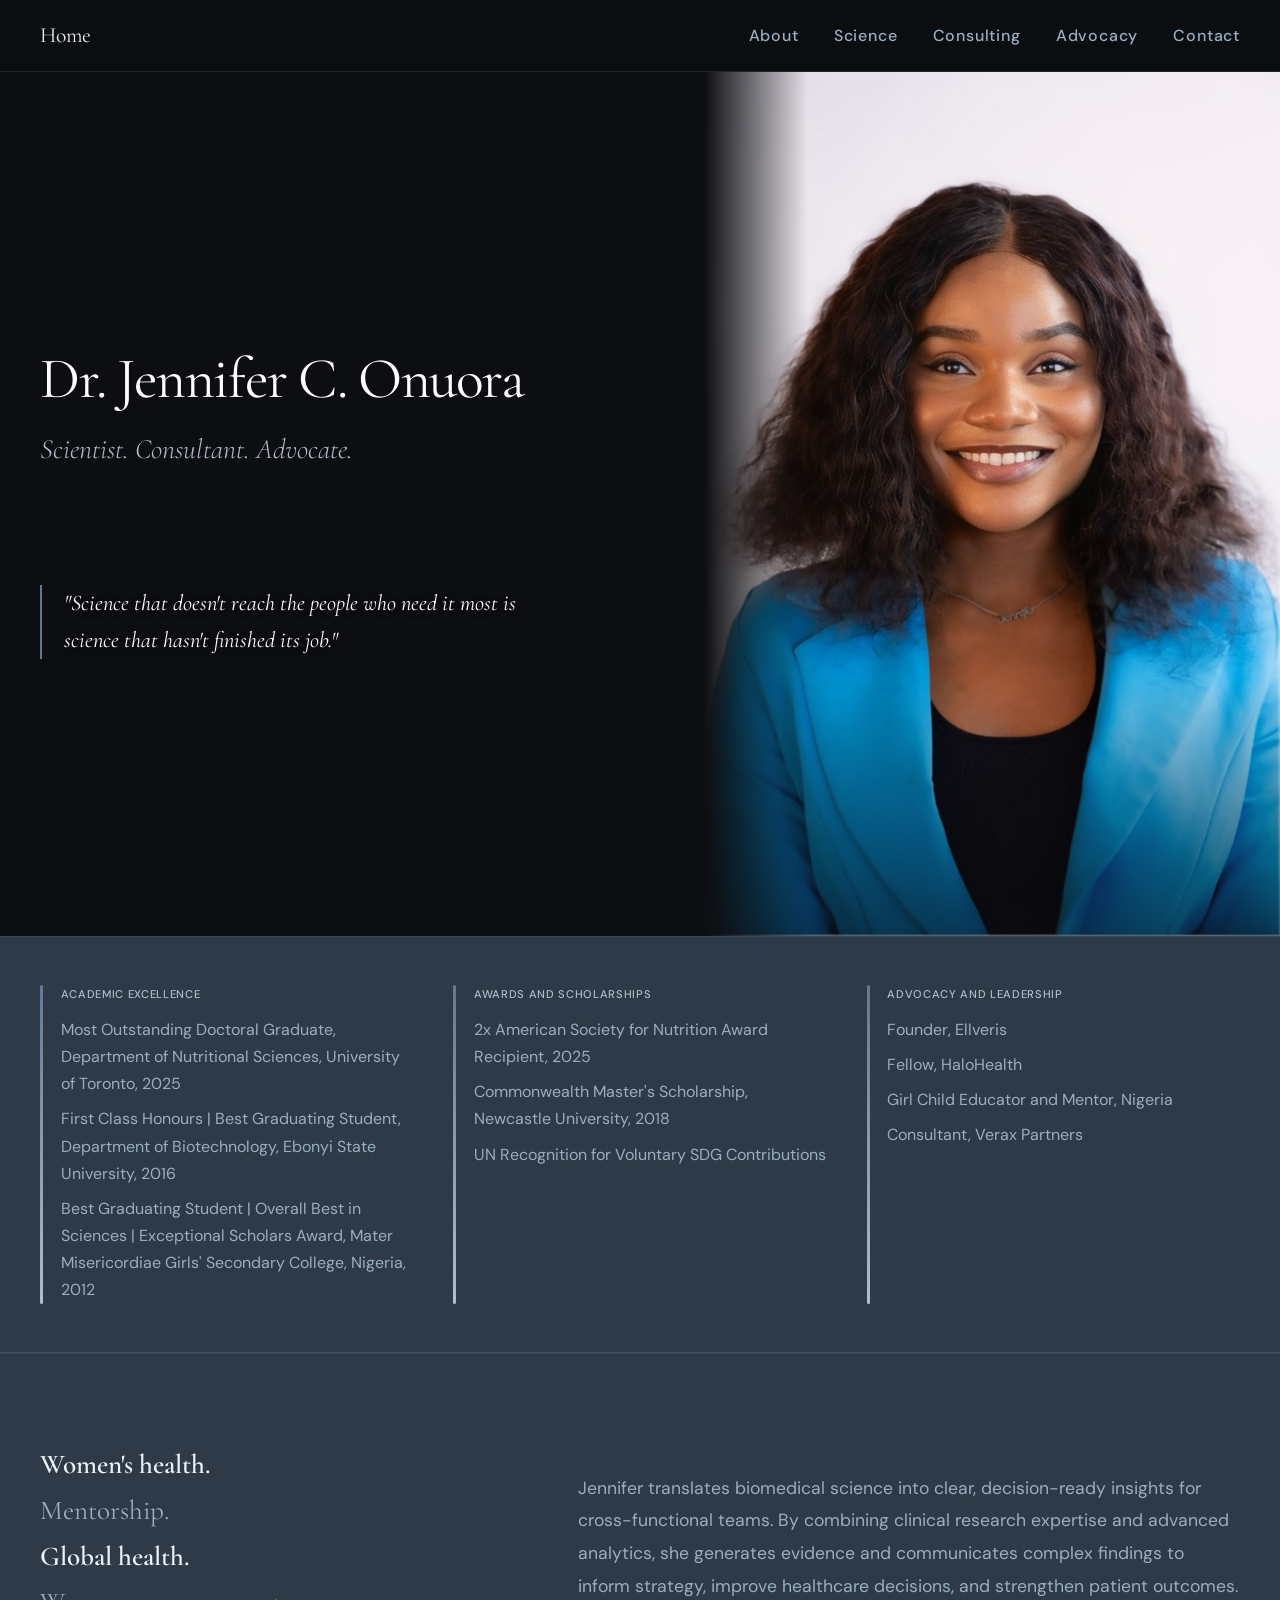
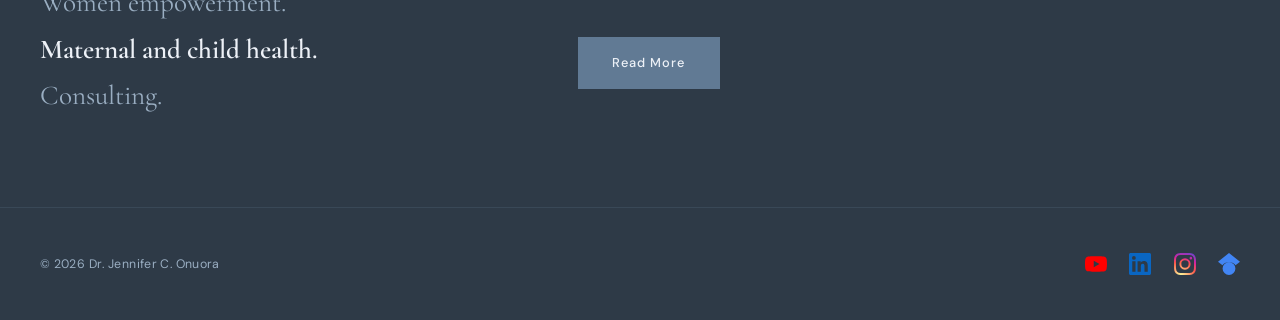
<file: index.html>
<!DOCTYPE html>
<html lang="en">
<head>
  <meta charset="UTF-8">
  <meta name="viewport" content="width=device-width, initial-scale=1.0">
  <title>Dr. Jennifer C. Onuora | Scientist · Consultant · Advocate</title>
  <meta name="description" content="Dr. Jennifer C. Onuora is a scientist, consultant, and advocate whose work sits at the intersection of global child health, data science, and social impact.">
  <meta property="og:title" content="Dr. Jennifer C. Onuora | Scientist · Consultant · Advocate">
  <meta property="og:description" content="Dr. Jennifer C. Onuora is a scientist, consultant, and advocate whose work sits at the intersection of global child health, data science, and social impact.">
  <meta property="og:url" content="https://jenniferonuora.com/">
  <meta property="og:type" content="website">
  <link rel="canonical" href="https://jenniferonuora.com/">
  <link rel="preconnect" href="https://fonts.googleapis.com">
  <link rel="preconnect" href="https://fonts.gstatic.com" crossorigin>
  <link href="https://fonts.googleapis.com/css2?family=Cormorant+Garamond:ital,wght@0,300;0,400;0,600;1,300;1,400&family=DM+Sans:wght@300;400;500&display=swap" rel="stylesheet">
  <link rel="stylesheet" href="styles.css">
  <style>
    #home {
      background: var(--bg-primary);
      padding-top: var(--nav-h);
    }

    /* ── Hero ── */
    .hero {
      display: grid;
      grid-template-columns: 55fr 45fr;
      min-height: calc(90vh - var(--nav-h));
    }
    .hero-copy {
      display: flex;
      flex-direction: column;
      justify-content: center;
      padding: 5rem 4rem 5rem 2.5rem;
      max-width: 680px;
    }
    .hero-name {
      font-family: var(--font-display);
      font-size: clamp(2.6rem, 4.5vw, 4.2rem);
      font-weight: 400;
      color: #ffffff;
      line-height: 1.05;
      letter-spacing: -0.025em;
      margin-bottom: 0.9rem;
    }
    .hero-tagline {
      font-family: var(--font-display);
      font-size: clamp(1.15rem, 2.2vw, 1.75rem);
      font-style: italic;
      font-weight: 300;
      color: var(--accent-light);
      margin-bottom: 1.8rem;
    }
    .hero-quote {
      font-family: var(--font-display);
      font-size: clamp(1.1rem, 1.9vw, 1.4rem);
      font-style: italic;
      font-weight: 400;
      color: #ffffff;
      line-height: 1.65;
      max-width: 500px;
      margin-top: 5rem;
      padding-left: 1.4rem;
      border-left: 2px solid var(--accent-vivid);
      text-shadow: 0 1px 12px rgba(0,0,0,0.3);
    }
    .hero-photo {
      position: relative;
      overflow: hidden;
      background: var(--bg-secondary);
    }
    .hero-photo img {
      width: 100%;
      height: 100%;
      object-fit: cover;
      object-position: center top;
    }
    .hero-photo::before {
      content: '';
      position: absolute;
      inset: 0;
      background: linear-gradient(to right, var(--bg-primary) 0%, transparent 18%);
      z-index: 1;
      pointer-events: none;
    }
    .hero-photo::after {
      content: '';
      position: absolute;
      bottom: 0; left: 0; right: 0;
      height: 30%;
      background: linear-gradient(to top, rgba(13,14,18,0.6) 0%, transparent 100%);
      z-index: 1;
      pointer-events: none;
    }

    /* ── Credential Badges ── */
    .badges-strip {
      background: var(--bg-card);
      border-top: 1px solid var(--border-subtle);
      border-bottom: 1px solid rgba(97, 122, 148, 0.35);
      padding: 3rem 2.5rem;
    }
    .badges-grid {
      max-width: 1200px;
      margin: 0 auto;
      display: grid;
      grid-template-columns: repeat(3, 1fr);
      gap: 2.5rem;
    }
    .badge-item {
      display: flex;
      align-items: stretch;
      gap: 1.1rem;
    }
    .badge-bar {
      width: 3px;
      background: linear-gradient(to bottom, var(--accent-vivid), var(--accent-light));
      flex-shrink: 0;
      border-radius: 2px;
    }
    .badge-text strong {
      display: block;
      font-family: var(--font-body);
      font-size: 0.88rem;
      font-weight: 500;
      color: var(--accent-light);
      letter-spacing: 0.06em;
      margin-bottom: 0.7rem;
      text-transform: uppercase;
      font-size: 0.7rem;
    }
    .badge-entry {
      display: block;
      font-size: 1.0rem;
      color: var(--text-secondary);
      line-height: 1.7;
      margin-bottom: 0.5rem;
    }
    .badge-entry:last-child { margin-bottom: 0; }

    /* Responsive */
    @media (max-width: 1024px) {
      .hero { grid-template-columns: 1fr; }
      .hero-photo { min-height: 55vh; }
      .hero-copy { max-width: 100%; padding: 4.5rem 2.5rem 3rem; }
      .hero-photo::before { background: linear-gradient(to bottom, var(--bg-primary) 0%, transparent 18%); }
      .badges-grid { grid-template-columns: 1fr; gap: 2rem; }
    }
    @media (max-width: 768px) {
      .badges-strip { padding-left: 1.5rem; padding-right: 1.5rem; }
      .hero-copy { padding: 3.5rem 1.5rem 2.5rem; }
    }
  </style>
</head>
<body>

  <!-- ── Navigation ── -->
  <nav id="nav">
    <a class="nav-logo" href="index.html">Home</a>
    <ul class="nav-links">
      <li><a href="/about/">About</a></li>
      <li><a href="/science/">Science</a></li>
      <li><a href="/consulting/">Consulting</a></li>
      <li><a href="/advocacy/">Advocacy</a></li>
      <li><a href="/contact/">Contact</a></li>
    </ul>
    <button class="hamburger" id="hamburger" aria-label="Menu" aria-expanded="false">
      <span></span><span></span><span></span>
    </button>
  </nav>

  <div class="mobile-menu" id="mobileMenu">
    <a href="/about/">About</a>
    <a href="/science/">Science</a>
    <a href="/consulting/">Consulting</a>
    <a href="/advocacy/">Advocacy</a>
    <a href="/contact/">Contact</a>
  </div>

  <div id="home">

    <!-- ── Hero ── -->
    <div class="hero">
      <div class="hero-copy fi">
        <h1 class="hero-name">Dr. Jennifer C. Onuora</h1>
        <p class="hero-tagline">Scientist. Consultant. Advocate.</p>
        <blockquote class="hero-quote">"Science that doesn't reach the people who need it most is science that hasn't finished its job."</blockquote>
      </div>
      <div class="hero-photo">
        <img src="IMG_0355%202.JPG" alt="Dr. Jennifer C. Onuora" loading="eager">
      </div>
    </div>

    <!-- ── Credential Badges ── -->
    <div class="badges-strip">
      <div class="badges-grid">

        <div class="badge-item fi">
          <div class="badge-bar"></div>
          <div class="badge-text">
            <strong>Academic Excellence</strong>
            <span class="badge-entry">Most Outstanding Doctoral Graduate, Department of Nutritional Sciences, University of Toronto, 2025</span>
            <span class="badge-entry">First Class Honours | Best Graduating Student, Department of Biotechnology, Ebonyi State University, 2016</span>
            <span class="badge-entry">Best Graduating Student | Overall Best in Sciences | Exceptional Scholars Award, Mater Misericordiae Girls' Secondary College, Nigeria, 2012</span>
          </div>
        </div>

        <div class="badge-item fi d1">
          <div class="badge-bar"></div>
          <div class="badge-text">
            <strong>Awards and Scholarships</strong>
            <span class="badge-entry">2x American Society for Nutrition Award Recipient, 2025</span>
            <span class="badge-entry">Commonwealth Master's Scholarship, Newcastle University, 2018</span>
            <span class="badge-entry">UN Recognition for Voluntary SDG Contributions</span>
          </div>
        </div>

        <div class="badge-item fi d2">
          <div class="badge-bar"></div>
          <div class="badge-text">
            <strong>Advocacy and Leadership</strong>
            <span class="badge-entry">Founder, Ellveris</span>
            <span class="badge-entry">Fellow, HaloHealth</span>
            <span class="badge-entry">Girl Child Educator and Mentor, Nigeria</span>
            <span class="badge-entry">Consultant, Verax Partners</span>
          </div>
        </div>

      </div>
    </div>

    <!-- ── Speaking & Consulting CTA ── -->
    <div class="speaking-cta">
      <div class="speaking-cta-grid">
        <div class="speaking-topics fi">
          <span class="bold">Women's health.</span>
          <span>Mentorship.</span>
          <span class="bold">Global health.</span>
          <span>Women empowerment.</span>
          <span class="bold">Maternal and child health.</span>
          <span>Consulting.</span>
        </div>
        <div class="speaking-cta-body fi d1">
          <p>Jennifer translates biomedical science into clear, decision-ready insights for cross-functional teams. By combining clinical research expertise and advanced analytics, she generates evidence and communicates complex findings to inform strategy, improve healthcare decisions, and strengthen patient outcomes.</p>
          <a href="/consulting/" class="btn btn-primary">Read More</a>
        </div>
      </div>
    </div>

  </div><!-- /home -->


  <!-- ── Footer ── -->
  <footer>
    <div class="footer-inner">
      <p class="footer-copy">© 2026 Dr. Jennifer C. Onuora</p>
      <div class="footer-social">
        <a href="https://www.youtube.com/@DrJenniferOnuora" target="_blank" rel="noopener" aria-label="YouTube">
          <svg class="social-icon" viewBox="0 0 24 24" xmlns="http://www.w3.org/2000/svg"><path fill="#FF0000" d="M23.498 6.186a3.016 3.016 0 0 0-2.122-2.136C19.505 3.545 12 3.545 12 3.545s-7.505 0-9.377.505A3.017 3.017 0 0 0 .502 6.186C0 8.07 0 12 0 12s0 3.93.502 5.814a3.016 3.016 0 0 0 2.122 2.136c1.871.505 9.376.505 9.376.505s7.505 0 9.377-.505a3.015 3.015 0 0 0 2.122-2.136C24 15.93 24 12 24 12s0-3.93-.502-5.814zM9.545 15.568V8.432L15.818 12l-6.273 3.568z"/></svg>
        </a>
        <a href="https://linkedin.com/in/jenniferconuora" target="_blank" rel="noopener" aria-label="LinkedIn">
          <svg class="social-icon" viewBox="0 0 24 24" xmlns="http://www.w3.org/2000/svg"><path fill="#0A66C2" d="M20.447 20.452h-3.554v-5.569c0-1.328-.027-3.037-1.852-3.037-1.853 0-2.136 1.445-2.136 2.939v5.667H9.351V9h3.414v1.561h.046c.477-.9 1.637-1.85 3.37-1.85 3.601 0 4.267 2.37 4.267 5.455v6.286zM5.337 7.433a2.062 2.062 0 0 1-2.063-2.065 2.064 2.064 0 1 1 2.063 2.065zm1.782 13.019H3.555V9h3.564v11.452zM22.225 0H1.771C.792 0 0 .774 0 1.729v20.542C0 23.227.792 24 1.771 24h20.451C23.2 24 24 23.227 24 22.271V1.729C24 .774 23.2 0 22.222 0h.003z"/></svg>
        </a>
        <a href="https://www.instagram.com/drjenniferonuora" target="_blank" rel="noopener" aria-label="Instagram">
          <svg class="social-icon" viewBox="0 0 24 24" xmlns="http://www.w3.org/2000/svg"><defs><radialGradient id="ig0" cx="30%" cy="107%" r="150%"><stop offset="0%" stop-color="#fdf497"/><stop offset="5%" stop-color="#fdf497"/><stop offset="45%" stop-color="#fd5949"/><stop offset="60%" stop-color="#d6249f"/><stop offset="90%" stop-color="#285AEB"/></radialGradient></defs><path fill="url(#ig0)" d="M12 2.163c3.204 0 3.584.012 4.85.07 3.252.148 4.771 1.691 4.919 4.919.058 1.265.069 1.645.069 4.849 0 3.205-.012 3.584-.069 4.849-.149 3.225-1.664 4.771-4.919 4.919-1.266.058-1.644.07-4.85.07-3.204 0-3.584-.012-4.849-.07-3.26-.149-4.771-1.699-4.919-4.92-.058-1.265-.07-1.644-.07-4.849 0-3.204.013-3.583.07-4.849.149-3.227 1.664-4.771 4.919-4.919 1.266-.057 1.645-.069 4.849-.069zM12 0C8.741 0 8.333.014 7.053.072 2.695.272.273 2.69.073 7.052.014 8.333 0 8.741 0 12c0 3.259.014 3.668.072 4.948.2 4.358 2.618 6.78 6.98 6.98C8.333 23.986 8.741 24 12 24c3.259 0 3.668-.014 4.948-.072 4.354-.2 6.782-2.618 6.979-6.98.059-1.28.073-1.689.073-4.948 0-3.259-.014-3.667-.072-4.947-.196-4.354-2.617-6.78-6.979-6.98C15.668.014 15.259 0 12 0zm0 5.838a6.162 6.162 0 1 0 0 12.324 6.162 6.162 0 0 0 0-12.324zM12 16a4 4 0 1 1 0-8 4 4 0 0 1 0 8zm6.406-11.845a1.44 1.44 0 1 0 0 2.881 1.44 1.44 0 0 0 0-2.881z"/></svg>
        </a>
        <a href="https://scholar.google.ca/citations?user=dz2XtNoAAAAJ&hl=en" target="_blank" rel="noopener" aria-label="Google Scholar">
          <svg class="social-icon" viewBox="0 0 24 24" xmlns="http://www.w3.org/2000/svg"><path fill="#4285F4" d="M12 24a7 7 0 1 1 0-14 7 7 0 0 1 0 14zm0-24L0 9.5l4.838 3.94A8 8 0 0 1 12 10a8 8 0 0 1 7.162 3.44L24 9.5z"/></svg>
        </a>
      </div>
    </div>
  </footer>

  <script>
    'use strict';
    const hamburger  = document.getElementById('hamburger');
    const mobileMenu = document.getElementById('mobileMenu');
    hamburger.addEventListener('click', () => {
      const open = mobileMenu.classList.toggle('open');
      hamburger.classList.toggle('open', open);
      hamburger.setAttribute('aria-expanded', String(open));
    });
    document.querySelectorAll('.mobile-menu a').forEach(a => {
      a.addEventListener('click', () => {
        mobileMenu.classList.remove('open');
        hamburger.classList.remove('open');
        hamburger.setAttribute('aria-expanded', 'false');
      });
    });
    const fadeObserver = new IntersectionObserver(entries => {
      entries.forEach(e => { if (e.isIntersecting) { e.target.classList.add('visible'); fadeObserver.unobserve(e.target); } });
    }, { threshold: 0.08, rootMargin: '0px 0px -40px 0px' });
    document.querySelectorAll('.fi').forEach(el => fadeObserver.observe(el));
  </script>

</body>
</html>
</file>
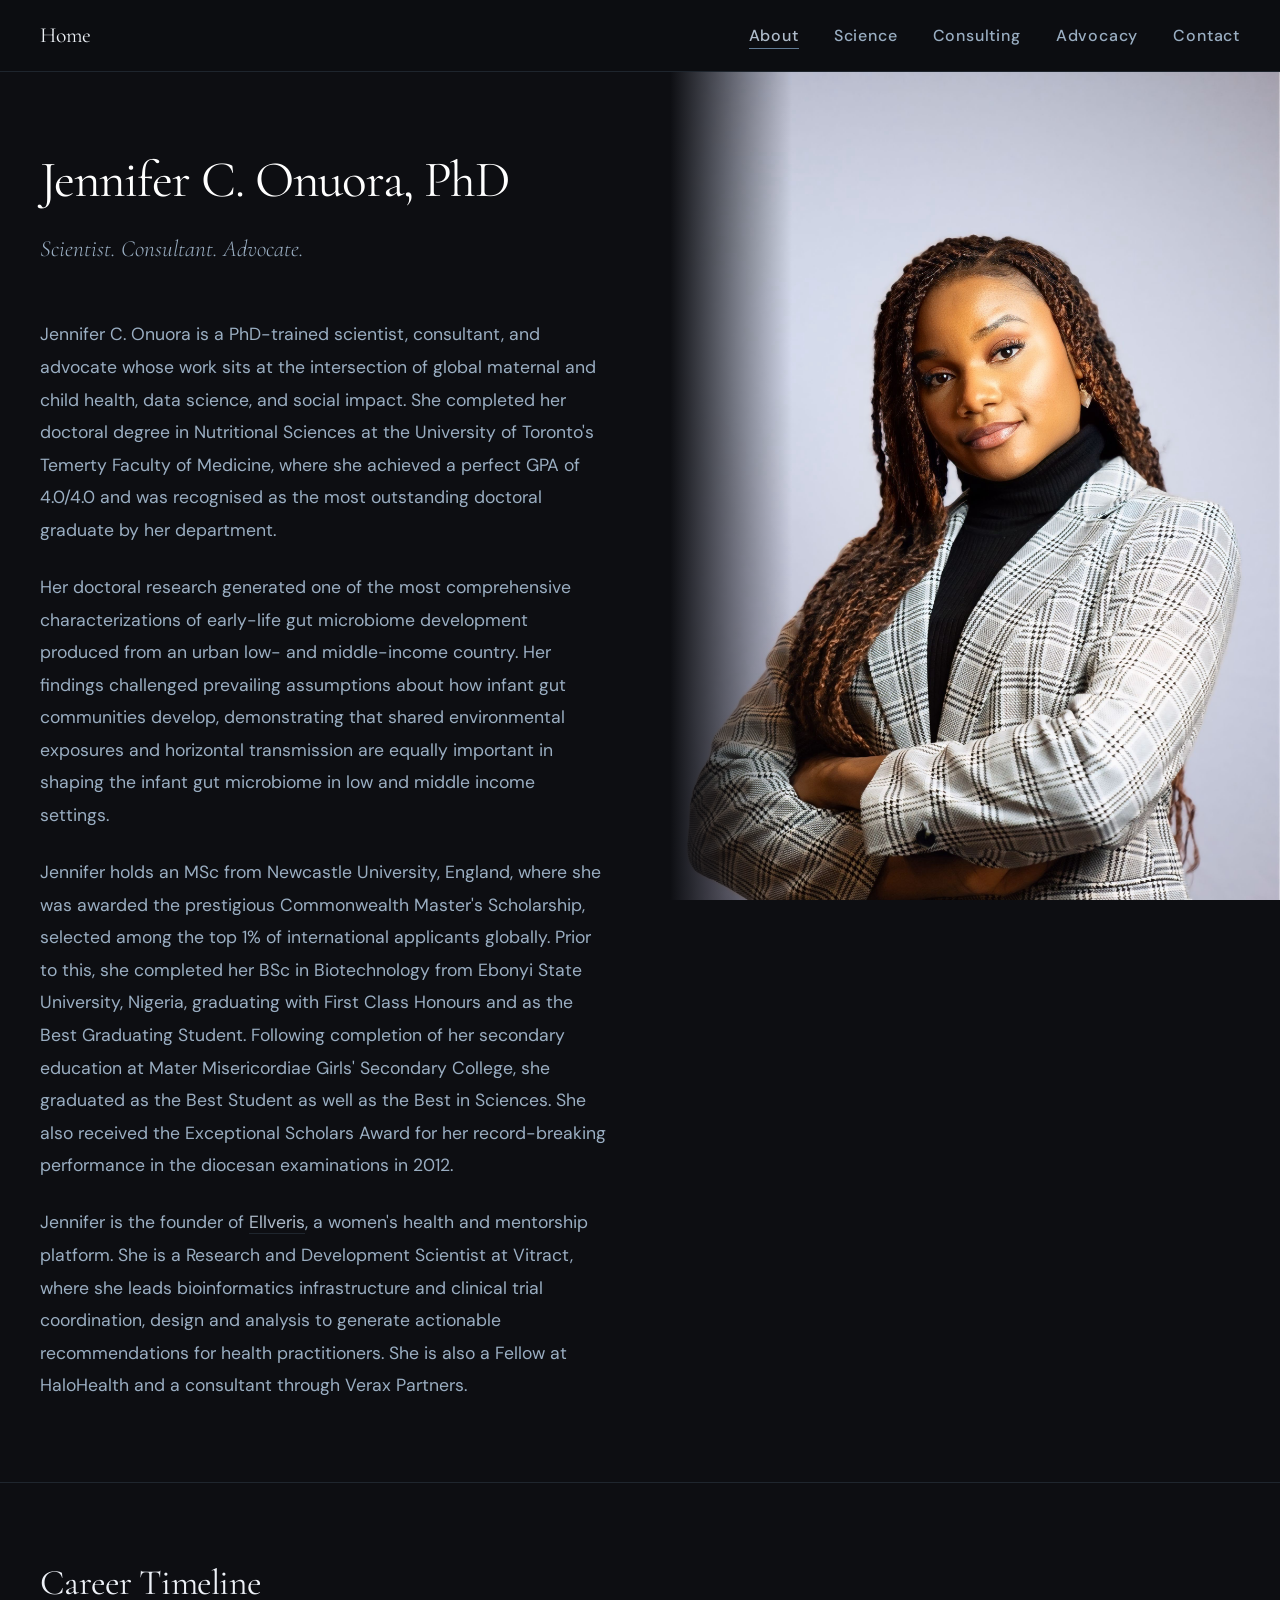
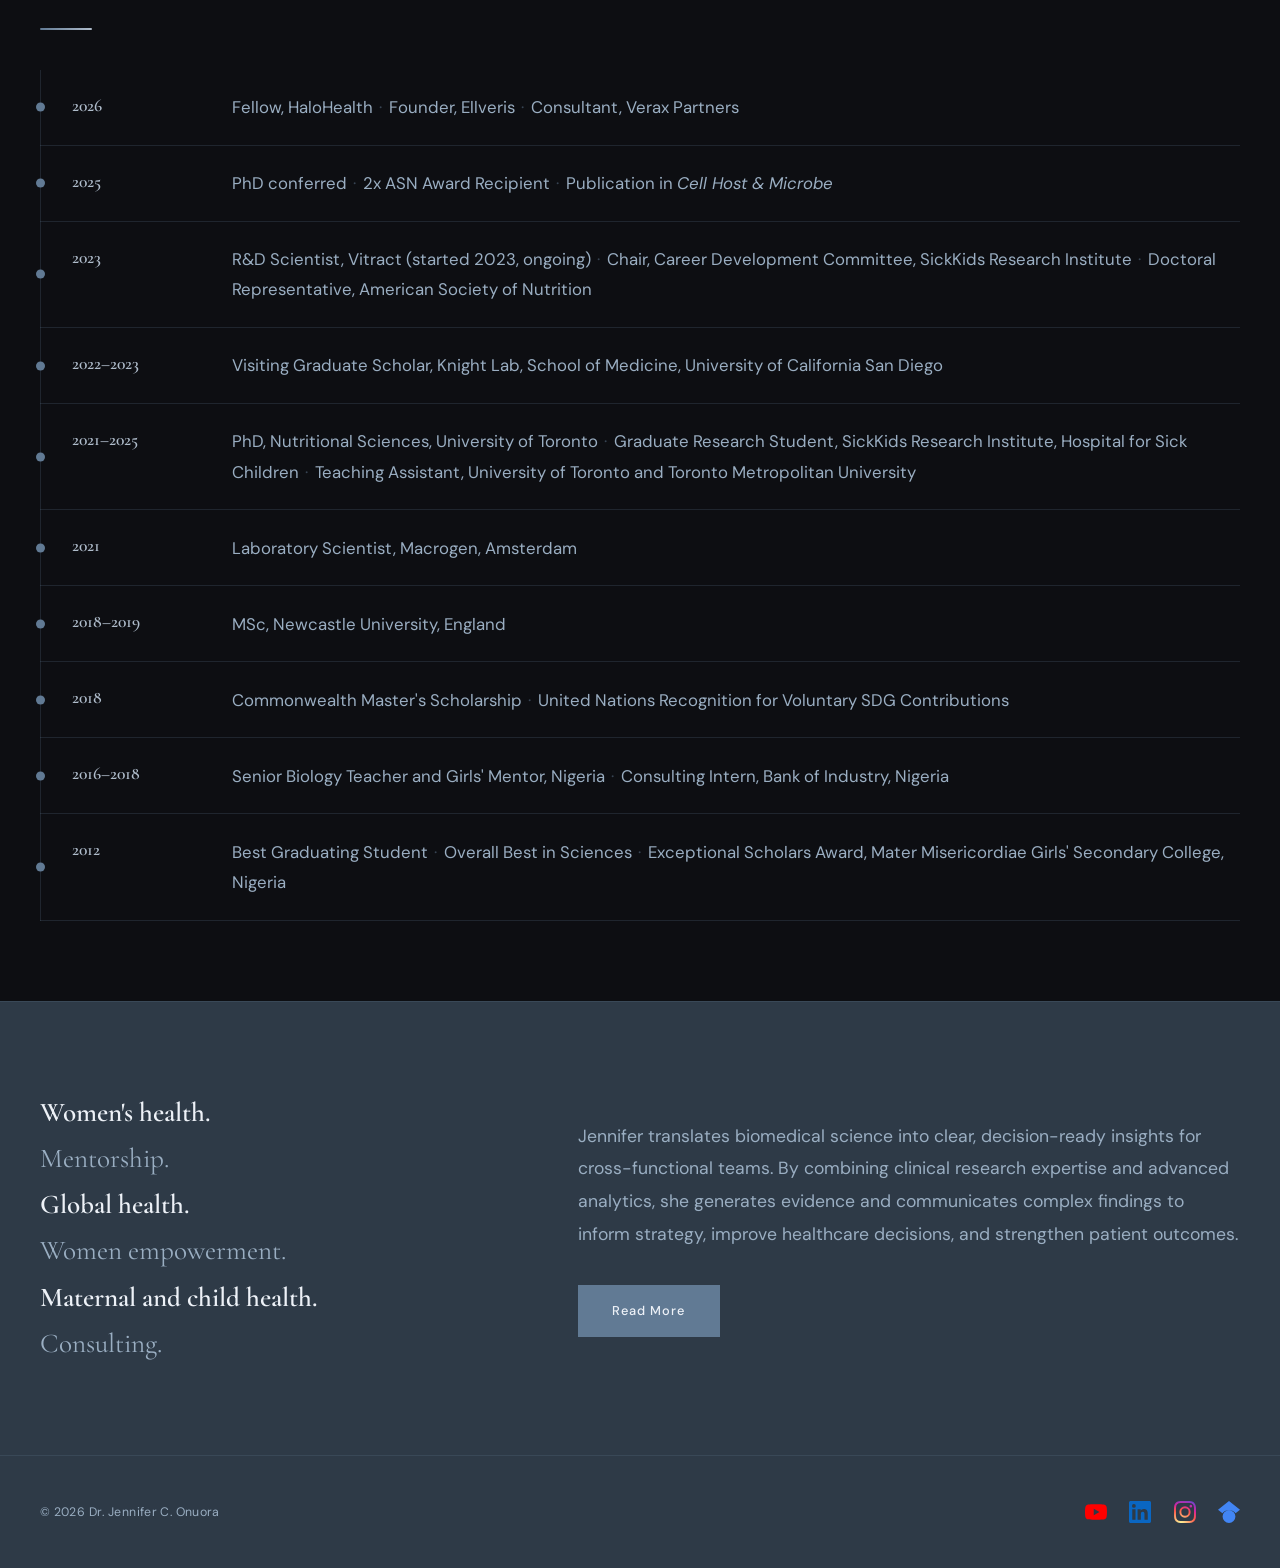
<file: about/index.html>
<!DOCTYPE html>
<html lang="en">
<head>
  <meta charset="UTF-8">
  <meta name="viewport" content="width=device-width, initial-scale=1.0">
  <title>About | Dr. Jennifer C. Onuora</title>
  <meta property="og:title" content="About | Dr. Jennifer C. Onuora">
  <link rel="canonical" href="https://jenniferonuora.com/about/">
  <meta name="description" content="Biography, career timeline, and background of Dr. Jennifer C. Onuora, PhD-trained scientist, consultant, and advocate.">
  <link rel="preconnect" href="https://fonts.googleapis.com">
  <link rel="preconnect" href="https://fonts.gstatic.com" crossorigin>
  <link href="https://fonts.googleapis.com/css2?family=Cormorant+Garamond:ital,wght@0,300;0,400;0,600;1,300;1,400&family=DM+Sans:wght@300;400;500&display=swap" rel="stylesheet">
  <link rel="stylesheet" href="/styles.css">
  <style>
    /* ── About cover: text left, full-height photo right ── */
    .about-cover {
      display: grid;
      grid-template-columns: 1.1fr 1fr;
      min-height: calc(100vh - var(--nav-h));
      padding-top: var(--nav-h);
      background: var(--bg-primary);
    }
    .about-text-col {
      display: flex;
      flex-direction: column;
      justify-content: center;
      padding: 5rem 4rem 5rem 2.5rem;
      overflow-y: auto;
    }
    .about-text-col h1 {
      font-family: var(--font-display);
      font-size: clamp(2.4rem, 4vw, 3.8rem);
      font-weight: 400;
      color: #ffffff;
      line-height: 1.1;
      letter-spacing: -0.02em;
      margin-bottom: 0.6rem;
    }
    .about-text-col .section-subheading {
      margin-bottom: 2rem;
    }
    .bio-paras p {
      font-size: 1.1rem;
      margin-bottom: 1.55rem;
      color: var(--text-secondary);
      line-height: 1.85;
    }
    .bio-paras p:last-child { margin-bottom: 0; }

    .about-photo-col {
      position: sticky;
      top: var(--nav-h);
      height: calc(100vh - var(--nav-h));
      overflow: hidden;
      background: var(--bg-secondary);
    }
    .about-photo-col img {
      position: absolute;
      width: 100%;
      height: 100%;
      object-fit: cover;
      object-position: center top;
    }
    .about-photo-col::before {
      content: '';
      position: absolute;
      inset: 0;
      background: linear-gradient(to right, var(--bg-primary) 0%, transparent 20%);
      z-index: 1;
      pointer-events: none;
    }

    /* ── Timeline section ── */
    .timeline-section {
      background: var(--bg-primary);
      border-top: 1px solid var(--border-subtle);
      padding: 5rem 2.5rem;
    }
    .timeline-inner { max-width: 1200px; margin: 0 auto; }

    /* Responsive */
    @media (max-width: 1024px) {
      .about-cover { grid-template-columns: 1fr; min-height: auto; }
      .about-photo-col { position: relative; height: 55vh; top: 0; }
      .about-photo-col::before { background: linear-gradient(to bottom, transparent 60%, var(--bg-primary) 100%); }
      .about-text-col { padding: 3.5rem 2.5rem 4rem; }
    }
    @media (max-width: 768px) {
      .about-text-col { padding: 3rem 1.5rem; }
      .timeline-section { padding-left: 1.5rem; padding-right: 1.5rem; }
    }
  </style>
</head>
<body>

  <!-- ── Navigation ── -->
  <nav id="nav">
    <a class="nav-logo" href="/">Home</a>
    <ul class="nav-links">
      <li><a href="/about/" class="active">About</a></li>
      <li><a href="/science/">Science</a></li>
      <li><a href="/consulting/">Consulting</a></li>
      <li><a href="/advocacy/">Advocacy</a></li>
      <li><a href="/contact/">Contact</a></li>
    </ul>
    <button class="hamburger" id="hamburger" aria-label="Menu" aria-expanded="false">
      <span></span><span></span><span></span>
    </button>
  </nav>

  <div class="mobile-menu" id="mobileMenu">
    <a href="/about/">About</a>
    <a href="/science/">Science</a>
    <a href="/consulting/">Consulting</a>
    <a href="/advocacy/">Advocacy</a>
    <a href="/contact/">Contact</a>
  </div>

  <!-- ── About Cover ── -->
  <div class="about-cover">
    <div class="about-text-col">
      <h1 class="fi">Jennifer C. Onuora, PhD</h1>
      <p class="section-subheading fi d1">Scientist. Consultant. Advocate.</p>

      <div class="bio-paras" style="margin-top: 1rem;">
        <p class="fi d2">Jennifer C. Onuora is a PhD-trained scientist, consultant, and advocate whose work sits at the intersection of global maternal and child health, data science, and social impact. She completed her doctoral degree in Nutritional Sciences at the University of Toronto's Temerty Faculty of Medicine, where she achieved a perfect GPA of 4.0/4.0 and was recognised as the most outstanding doctoral graduate by her department.</p>

        <p class="fi d3">Her doctoral research generated one of the most comprehensive characterizations of early-life gut microbiome development produced from an urban low- and middle-income country. Her findings challenged prevailing assumptions about how infant gut communities develop, demonstrating that shared environmental exposures and horizontal transmission are equally important in shaping the infant gut microbiome in low and middle income settings.</p>

        <p class="fi d4">Jennifer holds an MSc from Newcastle University, England, where she was awarded the prestigious Commonwealth Master's Scholarship, selected among the top 1% of international applicants globally. Prior to this, she completed her BSc in Biotechnology from Ebonyi State University, Nigeria, graduating with First Class Honours and as the Best Graduating Student. Following completion of her secondary education at Mater Misericordiae Girls' Secondary College, she graduated as the Best Student as well as the Best in Sciences. She also received the Exceptional Scholars Award for her record-breaking performance in the diocesan examinations in 2012.</p>

        <p class="fi">Jennifer is the founder of <a href="https://ellveris.com" target="_blank" rel="noopener" style="color: var(--accent-light); border-bottom: 1px solid var(--border-subtle); transition: border-color 0.22s ease;">Ellveris</a>, a women's health and mentorship platform. She is a Research and Development Scientist at Vitract, where she leads bioinformatics infrastructure and clinical trial coordination, design and analysis to generate actionable recommendations for health practitioners. She is also a Fellow at HaloHealth and a consultant through Verax Partners.</p>
      </div>
    </div>

    <div class="about-photo-col">
      <img src="/Bio_Jennifer.JPG" alt="Dr. Jennifer C. Onuora" loading="eager">
    </div>
  </div>

  <!-- ── Career Timeline ── -->
  <div class="timeline-section">
    <div class="timeline-inner">
      <h2 class="section-heading fi" style="font-size: clamp(1.7rem, 2.8vw, 2.4rem);">Career Timeline</h2>
      <div class="rule fi"></div>
      <div class="timeline">

        <div class="tl-item fi">
          <div class="tl-year">2026</div>
          <div class="tl-desc">Fellow, HaloHealth<span class="tl-sep">·</span>Founder, Ellveris<span class="tl-sep">·</span>Consultant, Verax Partners</div>
        </div>

        <div class="tl-item fi">
          <div class="tl-year">2025</div>
          <div class="tl-desc">PhD conferred<span class="tl-sep">·</span>2x ASN Award Recipient<span class="tl-sep">·</span>Publication in <em>Cell Host &amp; Microbe</em></div>
        </div>

        <div class="tl-item fi">
          <div class="tl-year">2023</div>
          <div class="tl-desc">R&amp;D Scientist, Vitract (started 2023, ongoing)<span class="tl-sep">·</span>Chair, Career Development Committee, SickKids Research Institute<span class="tl-sep">·</span>Doctoral Representative, American Society of Nutrition</div>
        </div>

        <div class="tl-item fi">
          <div class="tl-year">2022–2023</div>
          <div class="tl-desc">Visiting Graduate Scholar, Knight Lab, School of Medicine, University of California San Diego</div>
        </div>

        <div class="tl-item fi">
          <div class="tl-year">2021–2025</div>
          <div class="tl-desc">PhD, Nutritional Sciences, University of Toronto<span class="tl-sep">·</span>Graduate Research Student, SickKids Research Institute, Hospital for Sick Children<span class="tl-sep">·</span>Teaching Assistant, University of Toronto and Toronto Metropolitan University</div>
        </div>

        <div class="tl-item fi">
          <div class="tl-year">2021</div>
          <div class="tl-desc">Laboratory Scientist, Macrogen, Amsterdam</div>
        </div>

        <div class="tl-item fi">
          <div class="tl-year">2018–2019</div>
          <div class="tl-desc">MSc, Newcastle University, England</div>
        </div>

        <div class="tl-item fi">
          <div class="tl-year">2018</div>
          <div class="tl-desc">Commonwealth Master's Scholarship<span class="tl-sep">·</span>United Nations Recognition for Voluntary SDG Contributions</div>
        </div>

        <div class="tl-item fi">
          <div class="tl-year">2016–2018</div>
          <div class="tl-desc">Senior Biology Teacher and Girls' Mentor, Nigeria<span class="tl-sep">·</span>Consulting Intern, Bank of Industry, Nigeria</div>
        </div>

        <div class="tl-item fi">
          <div class="tl-year">2012</div>
          <div class="tl-desc">Best Graduating Student<span class="tl-sep">·</span>Overall Best in Sciences<span class="tl-sep">·</span>Exceptional Scholars Award, Mater Misericordiae Girls' Secondary College, Nigeria</div>
        </div>

      </div>
    </div>
  </div>

  <!-- ── Speaking & Consulting CTA ── -->
  <div class="speaking-cta">
    <div class="speaking-cta-grid">
      <div class="speaking-topics fi">
        <span class="bold">Women's health.</span>
        <span>Mentorship.</span>
        <span class="bold">Global health.</span>
        <span>Women empowerment.</span>
        <span class="bold">Maternal and child health.</span>
        <span>Consulting.</span>
      </div>
      <div class="speaking-cta-body fi d1">
        <p>Jennifer translates biomedical science into clear, decision-ready insights for cross-functional teams. By combining clinical research expertise and advanced analytics, she generates evidence and communicates complex findings to inform strategy, improve healthcare decisions, and strengthen patient outcomes.</p>
        <a href="/consulting/" class="btn btn-primary">Read More</a>
      </div>
    </div>
  </div>


  <!-- ── Footer ── -->
  <footer>
    <div class="footer-inner">
      <p class="footer-copy">© 2026 Dr. Jennifer C. Onuora</p>
      <div class="footer-social">
        <a href="https://www.youtube.com/@DrJenniferOnuora" target="_blank" rel="noopener" aria-label="YouTube">
          <svg class="social-icon" viewBox="0 0 24 24" xmlns="http://www.w3.org/2000/svg"><path fill="#FF0000" d="M23.498 6.186a3.016 3.016 0 0 0-2.122-2.136C19.505 3.545 12 3.545 12 3.545s-7.505 0-9.377.505A3.017 3.017 0 0 0 .502 6.186C0 8.07 0 12 0 12s0 3.93.502 5.814a3.016 3.016 0 0 0 2.122 2.136c1.871.505 9.376.505 9.376.505s7.505 0 9.377-.505a3.015 3.015 0 0 0 2.122-2.136C24 15.93 24 12 24 12s0-3.93-.502-5.814zM9.545 15.568V8.432L15.818 12l-6.273 3.568z"/></svg>
        </a>
        <a href="https://linkedin.com/in/jenniferconuora" target="_blank" rel="noopener" aria-label="LinkedIn">
          <svg class="social-icon" viewBox="0 0 24 24" xmlns="http://www.w3.org/2000/svg"><path fill="#0A66C2" d="M20.447 20.452h-3.554v-5.569c0-1.328-.027-3.037-1.852-3.037-1.853 0-2.136 1.445-2.136 2.939v5.667H9.351V9h3.414v1.561h.046c.477-.9 1.637-1.85 3.37-1.85 3.601 0 4.267 2.37 4.267 5.455v6.286zM5.337 7.433a2.062 2.062 0 0 1-2.063-2.065 2.064 2.064 0 1 1 2.063 2.065zm1.782 13.019H3.555V9h3.564v11.452zM22.225 0H1.771C.792 0 0 .774 0 1.729v20.542C0 23.227.792 24 1.771 24h20.451C23.2 24 24 23.227 24 22.271V1.729C24 .774 23.2 0 22.222 0h.003z"/></svg>
        </a>
        <a href="https://www.instagram.com/drjenniferonuora" target="_blank" rel="noopener" aria-label="Instagram">
          <svg class="social-icon" viewBox="0 0 24 24" xmlns="http://www.w3.org/2000/svg"><defs><radialGradient id="ig1" cx="30%" cy="107%" r="150%"><stop offset="0%" stop-color="#fdf497"/><stop offset="5%" stop-color="#fdf497"/><stop offset="45%" stop-color="#fd5949"/><stop offset="60%" stop-color="#d6249f"/><stop offset="90%" stop-color="#285AEB"/></radialGradient></defs><path fill="url(#ig1)" d="M12 2.163c3.204 0 3.584.012 4.85.07 3.252.148 4.771 1.691 4.919 4.919.058 1.265.069 1.645.069 4.849 0 3.205-.012 3.584-.069 4.849-.149 3.225-1.664 4.771-4.919 4.919-1.266.058-1.644.07-4.85.07-3.204 0-3.584-.012-4.849-.07-3.26-.149-4.771-1.699-4.919-4.92-.058-1.265-.07-1.644-.07-4.849 0-3.204.013-3.583.07-4.849.149-3.227 1.664-4.771 4.919-4.919 1.266-.057 1.645-.069 4.849-.069zM12 0C8.741 0 8.333.014 7.053.072 2.695.272.273 2.69.073 7.052.014 8.333 0 8.741 0 12c0 3.259.014 3.668.072 4.948.2 4.358 2.618 6.78 6.98 6.98C8.333 23.986 8.741 24 12 24c3.259 0 3.668-.014 4.948-.072 4.354-.2 6.782-2.618 6.979-6.98.059-1.28.073-1.689.073-4.948 0-3.259-.014-3.667-.072-4.947-.196-4.354-2.617-6.78-6.979-6.98C15.668.014 15.259 0 12 0zm0 5.838a6.162 6.162 0 1 0 0 12.324 6.162 6.162 0 0 0 0-12.324zM12 16a4 4 0 1 1 0-8 4 4 0 0 1 0 8zm6.406-11.845a1.44 1.44 0 1 0 0 2.881 1.44 1.44 0 0 0 0-2.881z"/></svg>
        </a>
        <a href="https://scholar.google.ca/citations?user=dz2XtNoAAAAJ&hl=en" target="_blank" rel="noopener" aria-label="Google Scholar">
          <svg class="social-icon" viewBox="0 0 24 24" xmlns="http://www.w3.org/2000/svg"><path fill="#4285F4" d="M12 24a7 7 0 1 1 0-14 7 7 0 0 1 0 14zm0-24L0 9.5l4.838 3.94A8 8 0 0 1 12 10a8 8 0 0 1 7.162 3.44L24 9.5z"/></svg>
        </a>
      </div>
    </div>
  </footer>

  <script>
    'use strict';
    const hamburger  = document.getElementById('hamburger');
    const mobileMenu = document.getElementById('mobileMenu');
    hamburger.addEventListener('click', () => {
      const open = mobileMenu.classList.toggle('open');
      hamburger.classList.toggle('open', open);
      hamburger.setAttribute('aria-expanded', String(open));
    });
    document.querySelectorAll('.mobile-menu a').forEach(a => {
      a.addEventListener('click', () => {
        mobileMenu.classList.remove('open');
        hamburger.classList.remove('open');
        hamburger.setAttribute('aria-expanded', 'false');
      });
    });
    const fadeObserver = new IntersectionObserver(entries => {
      entries.forEach(e => { if (e.isIntersecting) { e.target.classList.add('visible'); fadeObserver.unobserve(e.target); } });
    }, { threshold: 0.08, rootMargin: '0px 0px -50px 0px' });
    document.querySelectorAll('.fi').forEach(el => fadeObserver.observe(el));
  </script>

</body>
</html>
</file>
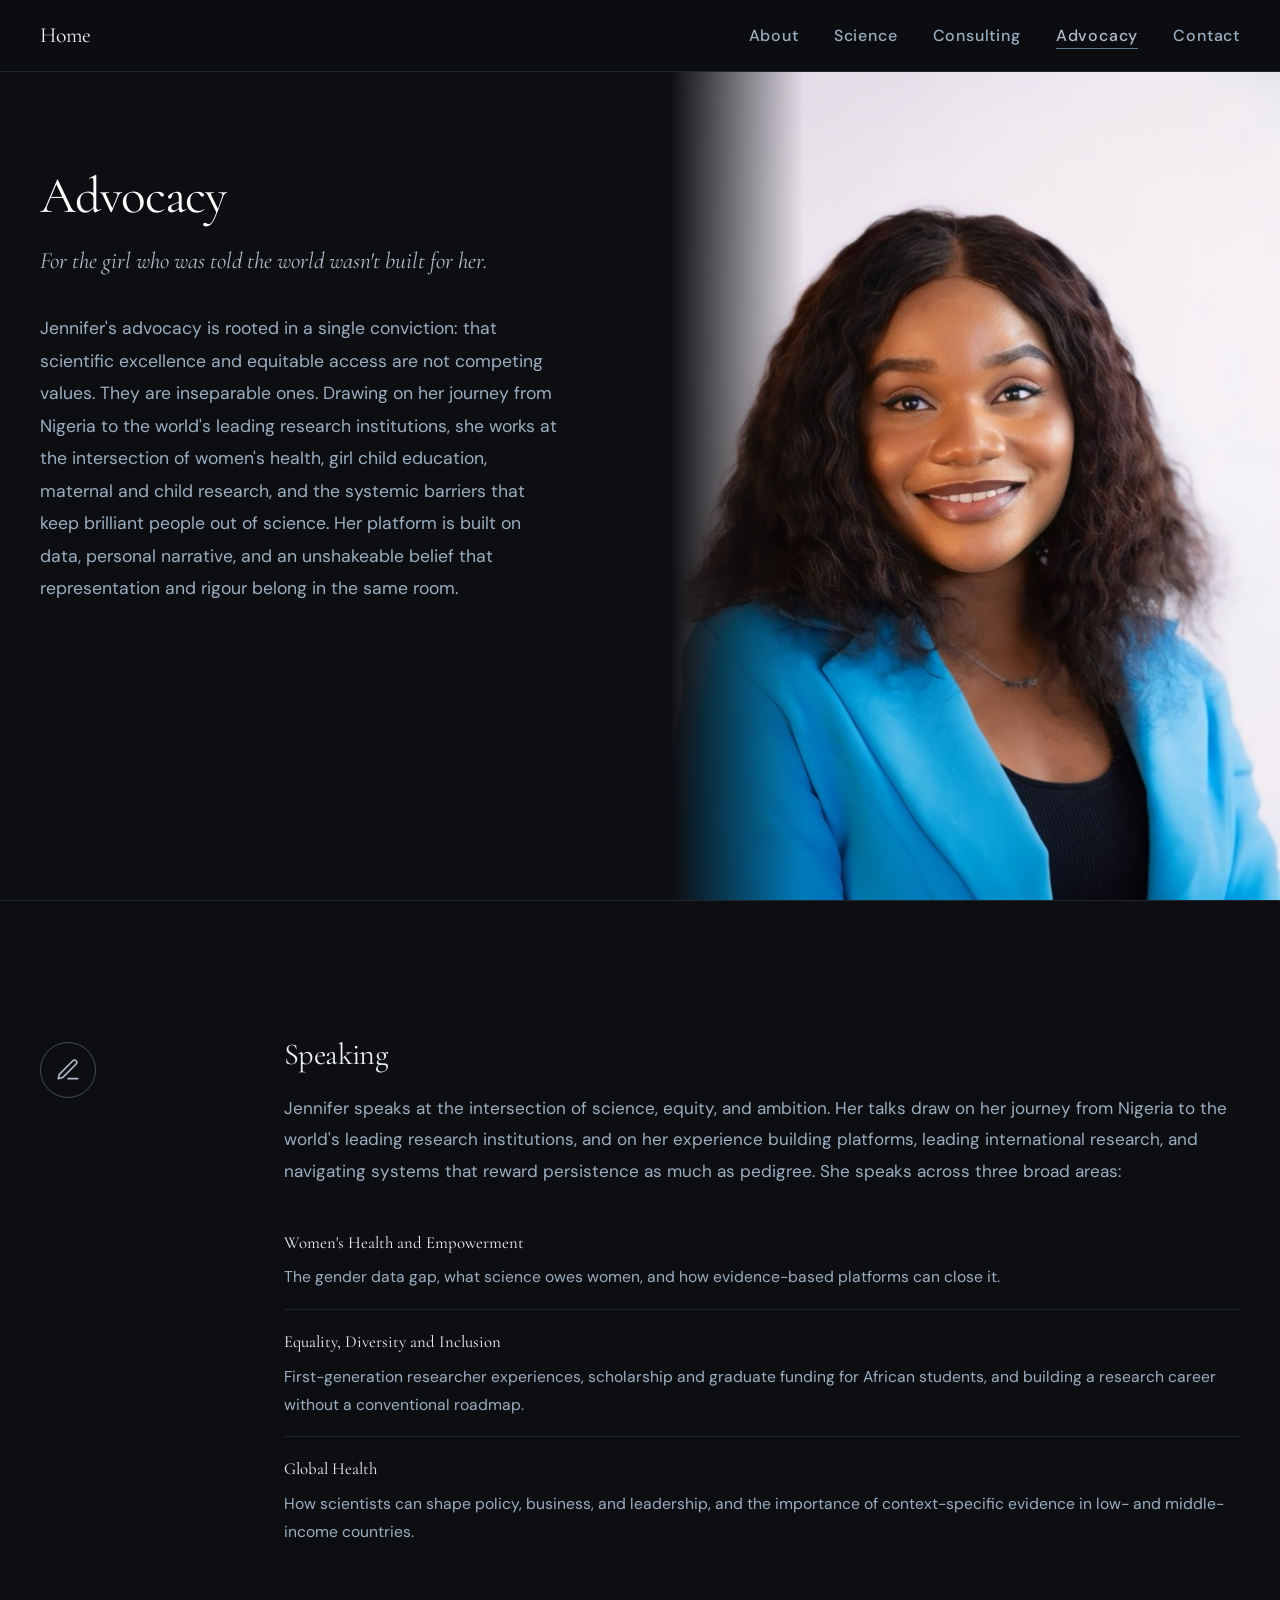
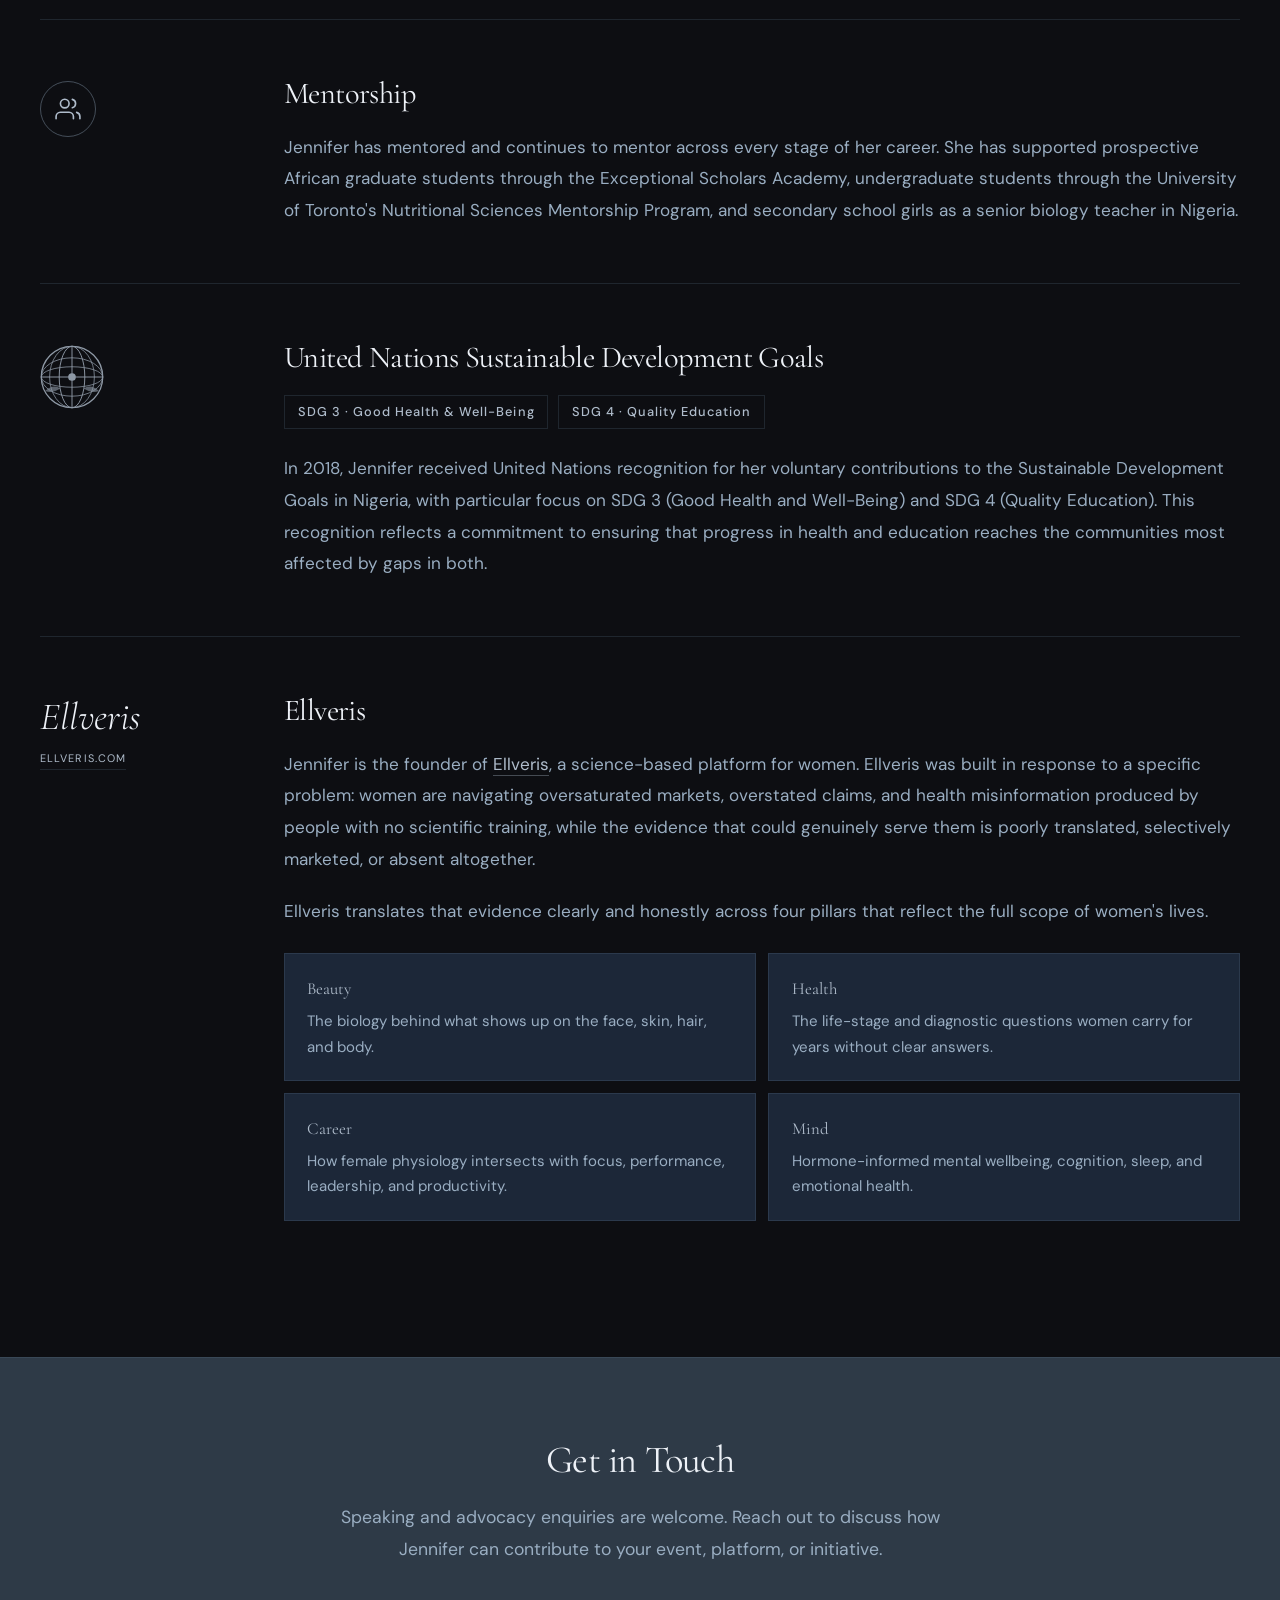
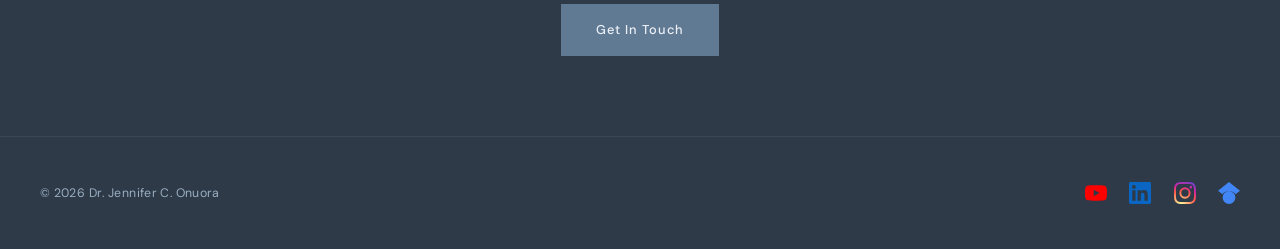
<file: advocacy/index.html>
<!DOCTYPE html>
<html lang="en">
<head>
  <meta charset="UTF-8">
  <meta name="viewport" content="width=device-width, initial-scale=1.0">
  <title>Advocacy | Dr. Jennifer C. Onuora</title>
  <meta property="og:title" content="Advocacy | Dr. Jennifer C. Onuora">
  <link rel="canonical" href="https://jenniferonuora.com/advocacy/">
  <meta name="description" content="Advocacy, speaking, and social impact work by Dr. Jennifer C. Onuora, including Ellveris, UN SDG contributions, mentorship, and speaking engagements.">
  <link rel="preconnect" href="https://fonts.googleapis.com">
  <link rel="preconnect" href="https://fonts.gstatic.com" crossorigin>
  <link href="https://fonts.googleapis.com/css2?family=Cormorant+Garamond:ital,wght@0,300;0,400;0,600;1,300;1,400&family=DM+Sans:wght@300;400;500&display=swap" rel="stylesheet">
  <link rel="stylesheet" href="/styles.css">
  <style>
    /* ── Cover: heading left, photo right ── */
    .advocacy-cover {
      display: grid;
      grid-template-columns: 1.1fr 1fr;
      min-height: calc(100vh - var(--nav-h));
      padding-top: var(--nav-h);
      background: var(--bg-primary);
    }
    .cover-photo {
      position: relative;
      overflow: hidden;
      background: var(--bg-secondary);
    }
    .cover-photo img {
      position: absolute;
      width: 100%;
      height: 100%;
      object-fit: cover;
      object-position: center top;
    }
    .cover-photo::after {
      content: '';
      position: absolute;
      inset: 0;
      background: linear-gradient(to right, var(--bg-primary) 0%, transparent 22%);
      z-index: 1;
      pointer-events: none;
    }
    .cover-text {
      display: flex;
      flex-direction: column;
      justify-content: flex-start;
      padding: 6rem 4rem 5rem 2.5rem;
      min-height: calc(100vh - var(--nav-h));
    }
    .cover-text h1 {
      font-family: var(--font-display);
      font-size: clamp(2.4rem, 4vw, 3.8rem);
      font-weight: 400;
      color: #ffffff;
      line-height: 1.1;
      letter-spacing: -0.02em;
      margin-bottom: 1rem;
    }
    .cover-subhead {
      font-family: var(--font-display);
      font-size: clamp(1.15rem, 2vw, 1.45rem);
      font-style: italic;
      font-weight: 400;
      color: var(--accent-light);
      margin-bottom: 1.8rem;
    }
    .cover-body {
      font-size: 1.1rem;
      color: var(--text-secondary);
      line-height: 1.85;
      max-width: 520px;
    }

    /* ── Impact section wrapper ── */
    .impact-section {
      background: var(--bg-primary);
      padding: 5rem 2.5rem;
      border-top: 1px solid var(--border-subtle);
    }
    .impact-inner { max-width: 1200px; margin: 0 auto; }

    /* ── Impact entry: logo/image left, text right ── */
    .impact-entry {
      display: grid;
      grid-template-columns: 180px 1fr;
      gap: 4rem;
      padding: 3.5rem 0;
      border-bottom: 1px solid var(--border-subtle);
      align-items: start;
    }
    .impact-entry:last-child { border-bottom: none; }

    /* Logo column */
    .impact-logo {
      display: flex;
      flex-direction: column;
      align-items: flex-start;
      gap: 0.8rem;
      padding-top: 0.3rem;
    }
    .impact-logo img {
      max-width: 140px;
      max-height: 60px;
      object-fit: contain;
      filter: brightness(0) invert(0.85);
      transition: filter 0.28s ease;
    }
    .impact-logo img:hover { filter: none; }

    /* Ellveris wordmark (used when no logo image) */
    .impact-wordmark {
      font-family: var(--font-display);
      font-size: clamp(1.8rem, 3vw, 2.6rem);
      font-style: italic;
      font-weight: 300;
      color: var(--text-primary);
      line-height: 1;
    }

    /* UN SVG emblem */
    .un-emblem {
      width: 64px;
      height: 64px;
      opacity: 0.8;
    }

    /* Speaking + Mentorship: decorative icon column */
    .impact-icon {
      width: 56px;
      height: 56px;
      border: 1px solid var(--border-strong);
      border-radius: 50%;
      display: flex;
      align-items: center;
      justify-content: center;
      flex-shrink: 0;
    }
    .impact-icon svg { width: 26px; height: 26px; }

    /* Text column */
    .impact-body h2 {
      font-family: var(--font-display);
      font-size: clamp(1.4rem, 2.4vw, 1.9rem);
      font-weight: 400;
      color: var(--text-primary);
      line-height: 1.2;
      margin-bottom: 1.2rem;
    }
    .impact-body p {
      font-size: 1.07rem;
      color: var(--text-secondary);
      line-height: 1.85;
      margin-bottom: 1.3rem;
    }
    .impact-body p:last-child { margin-bottom: 0; }
    .impact-body a {
      color: var(--accent-light);
      border-bottom: 1px solid rgba(175,188,203,0.35);
      transition: color 0.22s ease, border-color 0.22s ease;
    }
    .impact-body a:hover { color: var(--text-primary); border-color: var(--accent-vivid); }

    /* Ellveris pillars */
    .ellveris-pillars {
      display: grid;
      grid-template-columns: 1fr 1fr;
      gap: 0.8rem;
      margin-top: 1.6rem;
    }
    .pillar {
      background: var(--bg-secondary);
      border: 1px solid var(--border-subtle);
      padding: 1.2rem 1.4rem;
    }
    .pillar-name {
      font-family: var(--font-display);
      font-size: 1.05rem;
      color: var(--accent-light);
      margin-bottom: 0.35rem;
    }
    .pillar p { font-size: 0.94rem; line-height: 1.72; margin-bottom: 0; }

    /* Ellveris pillar as link */
    a.pillar {
      display: block;
      text-decoration: none;
      color: inherit;
      background: var(--bg-secondary);
      border: 1px solid var(--border-subtle);
      padding: 1.2rem 1.4rem;
      transition: border-color 0.22s ease, background 0.22s ease;
    }
    a.pillar:hover { border-color: var(--accent-vivid); background: var(--bg-card); }

    /* SDG tags */
    .sdg-tags {
      display: flex;
      flex-wrap: wrap;
      gap: 0.6rem;
      margin: 1.2rem 0 1.5rem;
    }
    .sdg-tag {
      font-size: 0.80rem;
      letter-spacing: 0.08em;
      color: var(--accent-light);
      border: 1px solid var(--border-subtle);
      padding: 0.3rem 0.8rem;
      font-weight: 500;
    }

    /* Speaking areas */
    .speaking-areas { margin-top: 1.4rem; }
    .speaking-area {
      padding: 1.1rem 0;
      border-bottom: 1px solid var(--border-subtle);
    }
    .speaking-area:last-child { border-bottom: none; }
    .speaking-area-title {
      font-family: var(--font-display);
      font-size: 1.05rem;
      color: var(--text-primary);
      margin-bottom: 0.4rem;
    }
    .speaking-area p { font-size: 0.98rem; line-height: 1.76; margin-bottom: 0; }

    /* CTA */
    .cta-section {
      background: var(--bg-card);
      border-top: 1px solid var(--border-subtle);
      padding: 5rem 2.5rem;
      text-align: center;
    }
    .cta-inner { max-width: 640px; margin: 0 auto; }
    .cta-inner h2 {
      font-family: var(--font-display);
      font-size: clamp(1.8rem, 3vw, 2.6rem);
      color: var(--text-primary);
      margin-bottom: 1.2rem;
    }
    .cta-inner p { font-size: 1.1rem; margin-bottom: 2.4rem; }

    /* Responsive */
    @media (max-width: 1024px) {
      .advocacy-cover { grid-template-columns: 1fr; min-height: auto; }
      .cover-photo { position: relative; min-height: 55vh; }
      .cover-photo::after { background: linear-gradient(to bottom, transparent 60%, var(--bg-primary) 100%); }
      .cover-text { padding: 3.5rem 2.5rem; min-height: auto; }
      .impact-entry { grid-template-columns: 1fr; gap: 1.8rem; }
      .ellveris-pillars { grid-template-columns: 1fr; }
    }
    @media (max-width: 768px) {
      .impact-section { padding-left: 1.5rem; padding-right: 1.5rem; }
      .cta-section { padding-left: 1.5rem; padding-right: 1.5rem; }
      .cover-text { padding: 3rem 1.5rem; }
    }
  </style>
</head>
<body>

  <!-- ── Navigation ── -->
  <nav id="nav">
    <a class="nav-logo" href="/">Home</a>
    <ul class="nav-links">
      <li><a href="/about/">About</a></li>
      <li><a href="/science/">Science</a></li>
      <li><a href="/consulting/">Consulting</a></li>
      <li><a href="/advocacy/" class="active">Advocacy</a></li>
      <li><a href="/contact/">Contact</a></li>
    </ul>
    <button class="hamburger" id="hamburger" aria-label="Menu" aria-expanded="false">
      <span></span><span></span><span></span>
    </button>
  </nav>

  <div class="mobile-menu" id="mobileMenu">
    <a href="/about/">About</a>
    <a href="/science/">Science</a>
    <a href="/consulting/">Consulting</a>
    <a href="/advocacy/">Advocacy</a>
    <a href="/contact/">Contact</a>
  </div>

  <!-- ── Cover: heading left, photo right ── -->
  <div class="advocacy-cover">
    <div class="cover-text">
      <h1 class="fi">Advocacy</h1>
      <p class="cover-subhead fi d1">For the girl who was told the world wasn't built for her.</p>
      <p class="cover-body fi d2">Jennifer's advocacy is rooted in a single conviction: that scientific excellence and equitable access are not competing values. They are inseparable ones. Drawing on her journey from Nigeria to the world's leading research institutions, she works at the intersection of women's health, girl child education, maternal and child research, and the systemic barriers that keep brilliant people out of science. Her platform is built on data, personal narrative, and an unshakeable belief that representation and rigour belong in the same room.</p>
    </div>
    <div class="cover-photo">
      <img src="/Jennifer_Onuora_Headshot.JPG" alt="Dr. Jennifer C. Onuora" loading="eager">
    </div>
  </div>

  <!-- ── Impact ── -->
  <div class="impact-section">
    <div class="impact-inner">

      <!-- Speaking (first) -->
      <div class="impact-entry fi">
        <div class="impact-logo">
          <div class="impact-icon">
            <svg viewBox="0 0 24 24" fill="none" xmlns="http://www.w3.org/2000/svg">
              <path d="M12 20h9" stroke="#AFBCCB" stroke-width="1.5" stroke-linecap="round"/>
              <path d="M16.5 3.5a2.121 2.121 0 0 1 3 3L7 19l-4 1 1-4L16.5 3.5z" stroke="#AFBCCB" stroke-width="1.5" stroke-linecap="round" stroke-linejoin="round"/>
            </svg>
          </div>
        </div>
        <div class="impact-body">
          <h2>Speaking</h2>
          <p>Jennifer speaks at the intersection of science, equity, and ambition. Her talks draw on her journey from Nigeria to the world's leading research institutions, and on her experience building platforms, leading international research, and navigating systems that reward persistence as much as pedigree. She speaks across three broad areas:</p>
          <div class="speaking-areas">
            <div class="speaking-area">
              <div class="speaking-area-title">Women's Health and Empowerment</div>
              <p>The gender data gap, what science owes women, and how evidence-based platforms can close it.</p>
            </div>
            <div class="speaking-area">
              <div class="speaking-area-title">Equality, Diversity and Inclusion</div>
              <p>First-generation researcher experiences, scholarship and graduate funding for African students, and building a research career without a conventional roadmap.</p>
            </div>
            <div class="speaking-area">
              <div class="speaking-area-title">Global Health</div>
              <p>How scientists can shape policy, business, and leadership, and the importance of context-specific evidence in low- and middle-income countries.</p>
            </div>
          </div>
        </div>
      </div>

      <!-- Mentorship (second) -->
      <div class="impact-entry fi">
        <div class="impact-logo">
          <div class="impact-icon">
            <svg viewBox="0 0 24 24" fill="none" xmlns="http://www.w3.org/2000/svg">
              <path d="M17 21v-2a4 4 0 0 0-4-4H5a4 4 0 0 0-4 4v2" stroke="#AFBCCB" stroke-width="1.5" stroke-linecap="round"/>
              <circle cx="9" cy="7" r="4" stroke="#AFBCCB" stroke-width="1.5"/>
              <path d="M23 21v-2a4 4 0 0 0-3-3.87" stroke="#AFBCCB" stroke-width="1.5" stroke-linecap="round"/>
              <path d="M16 3.13a4 4 0 0 1 0 7.75" stroke="#AFBCCB" stroke-width="1.5" stroke-linecap="round"/>
            </svg>
          </div>
        </div>
        <div class="impact-body">
          <h2>Mentorship</h2>
          <p>Jennifer has mentored and continues to mentor across every stage of her career. She has supported prospective African graduate students through the Exceptional Scholars Academy, undergraduate students through the University of Toronto's Nutritional Sciences Mentorship Program, and secondary school girls as a senior biology teacher in Nigeria.</p>
        </div>
      </div>

      <!-- UN SDGs (third) -->
      <div class="impact-entry fi">
        <div class="impact-logo">
          <svg class="un-emblem" viewBox="0 0 100 100" xmlns="http://www.w3.org/2000/svg" aria-label="United Nations">
            <circle cx="50" cy="50" r="48" fill="none" stroke="#AFBCCB" stroke-width="2"/>
            <ellipse cx="50" cy="50" rx="20" ry="48" fill="none" stroke="#AFBCCB" stroke-width="1.5"/>
            <ellipse cx="50" cy="50" rx="35" ry="48" fill="none" stroke="#AFBCCB" stroke-width="1.2"/>
            <line x1="2" y1="50" x2="98" y2="50" stroke="#AFBCCB" stroke-width="1.5"/>
            <line x1="50" y1="2" x2="50" y2="98" stroke="#AFBCCB" stroke-width="1.5"/>
            <ellipse cx="50" cy="50" rx="48" ry="16" fill="none" stroke="#AFBCCB" stroke-width="1.2"/>
            <ellipse cx="50" cy="50" rx="48" ry="30" fill="none" stroke="#AFBCCB" stroke-width="1.2"/>
            <circle cx="50" cy="50" r="6" fill="#AFBCCB"/>
            <path d="M8,72 Q20,60 32,68 Q20,76 8,72Z" fill="#AFBCCB" opacity="0.6"/>
            <path d="M92,72 Q80,60 68,68 Q80,76 92,72Z" fill="#AFBCCB" opacity="0.6"/>
          </svg>
        </div>
        <div class="impact-body">
          <h2>United Nations Sustainable Development Goals</h2>
          <div class="sdg-tags">
            <span class="sdg-tag">SDG 3 · Good Health &amp; Well-Being</span>
            <span class="sdg-tag">SDG 4 · Quality Education</span>
          </div>
          <p>In 2018, Jennifer received United Nations recognition for her voluntary contributions to the Sustainable Development Goals in Nigeria, with particular focus on SDG 3 (Good Health and Well-Being) and SDG 4 (Quality Education). This recognition reflects a commitment to ensuring that progress in health and education reaches the communities most affected by gaps in both.</p>
        </div>
      </div>

      <!-- Ellveris (last) -->
      <div class="impact-entry fi">
        <div class="impact-logo">
          <div class="impact-wordmark">Ellveris</div>
          <a href="https://ellveris.com" target="_blank" rel="noopener" style="font-size:0.68rem; letter-spacing:0.1em; text-transform:uppercase; color:var(--accent-light); border-bottom:1px solid var(--border-subtle); padding-bottom:1px; transition:color 0.22s ease;">ellveris.com</a>
        </div>
        <div class="impact-body">
          <h2>Ellveris</h2>
          <p>Jennifer is the founder of <a href="https://ellveris.com" target="_blank" rel="noopener">Ellveris</a>, a science-based platform for women. Ellveris was built in response to a specific problem: women are navigating oversaturated markets, overstated claims, and health misinformation produced by people with no scientific training, while the evidence that could genuinely serve them is poorly translated, selectively marketed, or absent altogether.</p>
          <p>Ellveris translates that evidence clearly and honestly across four pillars that reflect the full scope of women's lives.</p>
          <div class="ellveris-pillars">
            <a href="https://ellveris.com/beauty.html" target="_blank" rel="noopener" class="pillar">
              <div class="pillar-name">Beauty</div>
              <p>The biology behind what shows up on the face, skin, hair, and body.</p>
            </a>
            <a href="https://ellveris.com/health.html" target="_blank" rel="noopener" class="pillar">
              <div class="pillar-name">Health</div>
              <p>The life-stage and diagnostic questions women carry for years without clear answers.</p>
            </a>
            <a href="https://ellveris.com/career.html" target="_blank" rel="noopener" class="pillar">
              <div class="pillar-name">Career</div>
              <p>How female physiology intersects with focus, performance, leadership, and productivity.</p>
            </a>
            <a href="https://ellveris.com/mind.html" target="_blank" rel="noopener" class="pillar">
              <div class="pillar-name">Mind</div>
              <p>Hormone-informed mental wellbeing, cognition, sleep, and emotional health.</p>
            </a>
          </div>
        </div>
      </div>

    </div>
  </div>

  <!-- ── CTA ── -->
  <div class="cta-section">
    <div class="cta-inner fi">
      <h2>Get in Touch</h2>
      <p>Speaking and advocacy enquiries are welcome. Reach out to discuss how Jennifer can contribute to your event, platform, or initiative.</p>
      <a href="/contact/" class="btn btn-primary">Get In Touch</a>
    </div>
  </div>


  <!-- ── Footer ── -->
  <footer>
    <div class="footer-inner">
      <p class="footer-copy">© 2026 Dr. Jennifer C. Onuora</p>
      <div class="footer-social">
        <a href="https://www.youtube.com/@DrJenniferOnuora" target="_blank" rel="noopener" aria-label="YouTube">
          <svg class="social-icon" viewBox="0 0 24 24" xmlns="http://www.w3.org/2000/svg"><path fill="#FF0000" d="M23.498 6.186a3.016 3.016 0 0 0-2.122-2.136C19.505 3.545 12 3.545 12 3.545s-7.505 0-9.377.505A3.017 3.017 0 0 0 .502 6.186C0 8.07 0 12 0 12s0 3.93.502 5.814a3.016 3.016 0 0 0 2.122 2.136c1.871.505 9.376.505 9.376.505s7.505 0 9.377-.505a3.015 3.015 0 0 0 2.122-2.136C24 15.93 24 12 24 12s0-3.93-.502-5.814zM9.545 15.568V8.432L15.818 12l-6.273 3.568z"/></svg>
        </a>
        <a href="https://linkedin.com/in/jenniferconuora" target="_blank" rel="noopener" aria-label="LinkedIn">
          <svg class="social-icon" viewBox="0 0 24 24" xmlns="http://www.w3.org/2000/svg"><path fill="#0A66C2" d="M20.447 20.452h-3.554v-5.569c0-1.328-.027-3.037-1.852-3.037-1.853 0-2.136 1.445-2.136 2.939v5.667H9.351V9h3.414v1.561h.046c.477-.9 1.637-1.85 3.37-1.85 3.601 0 4.267 2.37 4.267 5.455v6.286zM5.337 7.433a2.062 2.062 0 0 1-2.063-2.065 2.064 2.064 0 1 1 2.063 2.065zm1.782 13.019H3.555V9h3.564v11.452zM22.225 0H1.771C.792 0 0 .774 0 1.729v20.542C0 23.227.792 24 1.771 24h20.451C23.2 24 24 23.227 24 22.271V1.729C24 .774 23.2 0 22.222 0h.003z"/></svg>
        </a>
        <a href="https://www.instagram.com/drjenniferonuora" target="_blank" rel="noopener" aria-label="Instagram">
          <svg class="social-icon" viewBox="0 0 24 24" xmlns="http://www.w3.org/2000/svg"><defs><radialGradient id="ig4" cx="30%" cy="107%" r="150%"><stop offset="0%" stop-color="#fdf497"/><stop offset="5%" stop-color="#fdf497"/><stop offset="45%" stop-color="#fd5949"/><stop offset="60%" stop-color="#d6249f"/><stop offset="90%" stop-color="#285AEB"/></radialGradient></defs><path fill="url(#ig4)" d="M12 2.163c3.204 0 3.584.012 4.85.07 3.252.148 4.771 1.691 4.919 4.919.058 1.265.069 1.645.069 4.849 0 3.205-.012 3.584-.069 4.849-.149 3.225-1.664 4.771-4.919 4.919-1.266.058-1.644.07-4.85.07-3.204 0-3.584-.012-4.849-.07-3.26-.149-4.771-1.699-4.919-4.92-.058-1.265-.07-1.644-.07-4.849 0-3.204.013-3.583.07-4.849.149-3.227 1.664-4.771 4.919-4.919 1.266-.057 1.645-.069 4.849-.069zM12 0C8.741 0 8.333.014 7.053.072 2.695.272.273 2.69.073 7.052.014 8.333 0 8.741 0 12c0 3.259.014 3.668.072 4.948.2 4.358 2.618 6.78 6.98 6.98C8.333 23.986 8.741 24 12 24c3.259 0 3.668-.014 4.948-.072 4.354-.2 6.782-2.618 6.979-6.98.059-1.28.073-1.689.073-4.948 0-3.259-.014-3.667-.072-4.947-.196-4.354-2.617-6.78-6.979-6.98C15.668.014 15.259 0 12 0zm0 5.838a6.162 6.162 0 1 0 0 12.324 6.162 6.162 0 0 0 0-12.324zM12 16a4 4 0 1 1 0-8 4 4 0 0 1 0 8zm6.406-11.845a1.44 1.44 0 1 0 0 2.881 1.44 1.44 0 0 0 0-2.881z"/></svg>
        </a>
        <a href="https://scholar.google.ca/citations?user=dz2XtNoAAAAJ&hl=en" target="_blank" rel="noopener" aria-label="Google Scholar">
          <svg class="social-icon" viewBox="0 0 24 24" xmlns="http://www.w3.org/2000/svg"><path fill="#4285F4" d="M12 24a7 7 0 1 1 0-14 7 7 0 0 1 0 14zm0-24L0 9.5l4.838 3.94A8 8 0 0 1 12 10a8 8 0 0 1 7.162 3.44L24 9.5z"/></svg>
        </a>
      </div>
    </div>
  </footer>

  <script>
    'use strict';
    const hamburger  = document.getElementById('hamburger');
    const mobileMenu = document.getElementById('mobileMenu');
    hamburger.addEventListener('click', () => {
      const open = mobileMenu.classList.toggle('open');
      hamburger.classList.toggle('open', open);
      hamburger.setAttribute('aria-expanded', String(open));
    });
    document.querySelectorAll('.mobile-menu a').forEach(a => {
      a.addEventListener('click', () => {
        mobileMenu.classList.remove('open');
        hamburger.classList.remove('open');
        hamburger.setAttribute('aria-expanded', 'false');
      });
    });
    const fadeObserver = new IntersectionObserver(entries => {
      entries.forEach(e => { if (e.isIntersecting) { e.target.classList.add('visible'); fadeObserver.unobserve(e.target); } });
    }, { threshold: 0.08, rootMargin: '0px 0px -50px 0px' });
    document.querySelectorAll('.fi').forEach(el => fadeObserver.observe(el));
  </script>

</body>
</html>
</file>
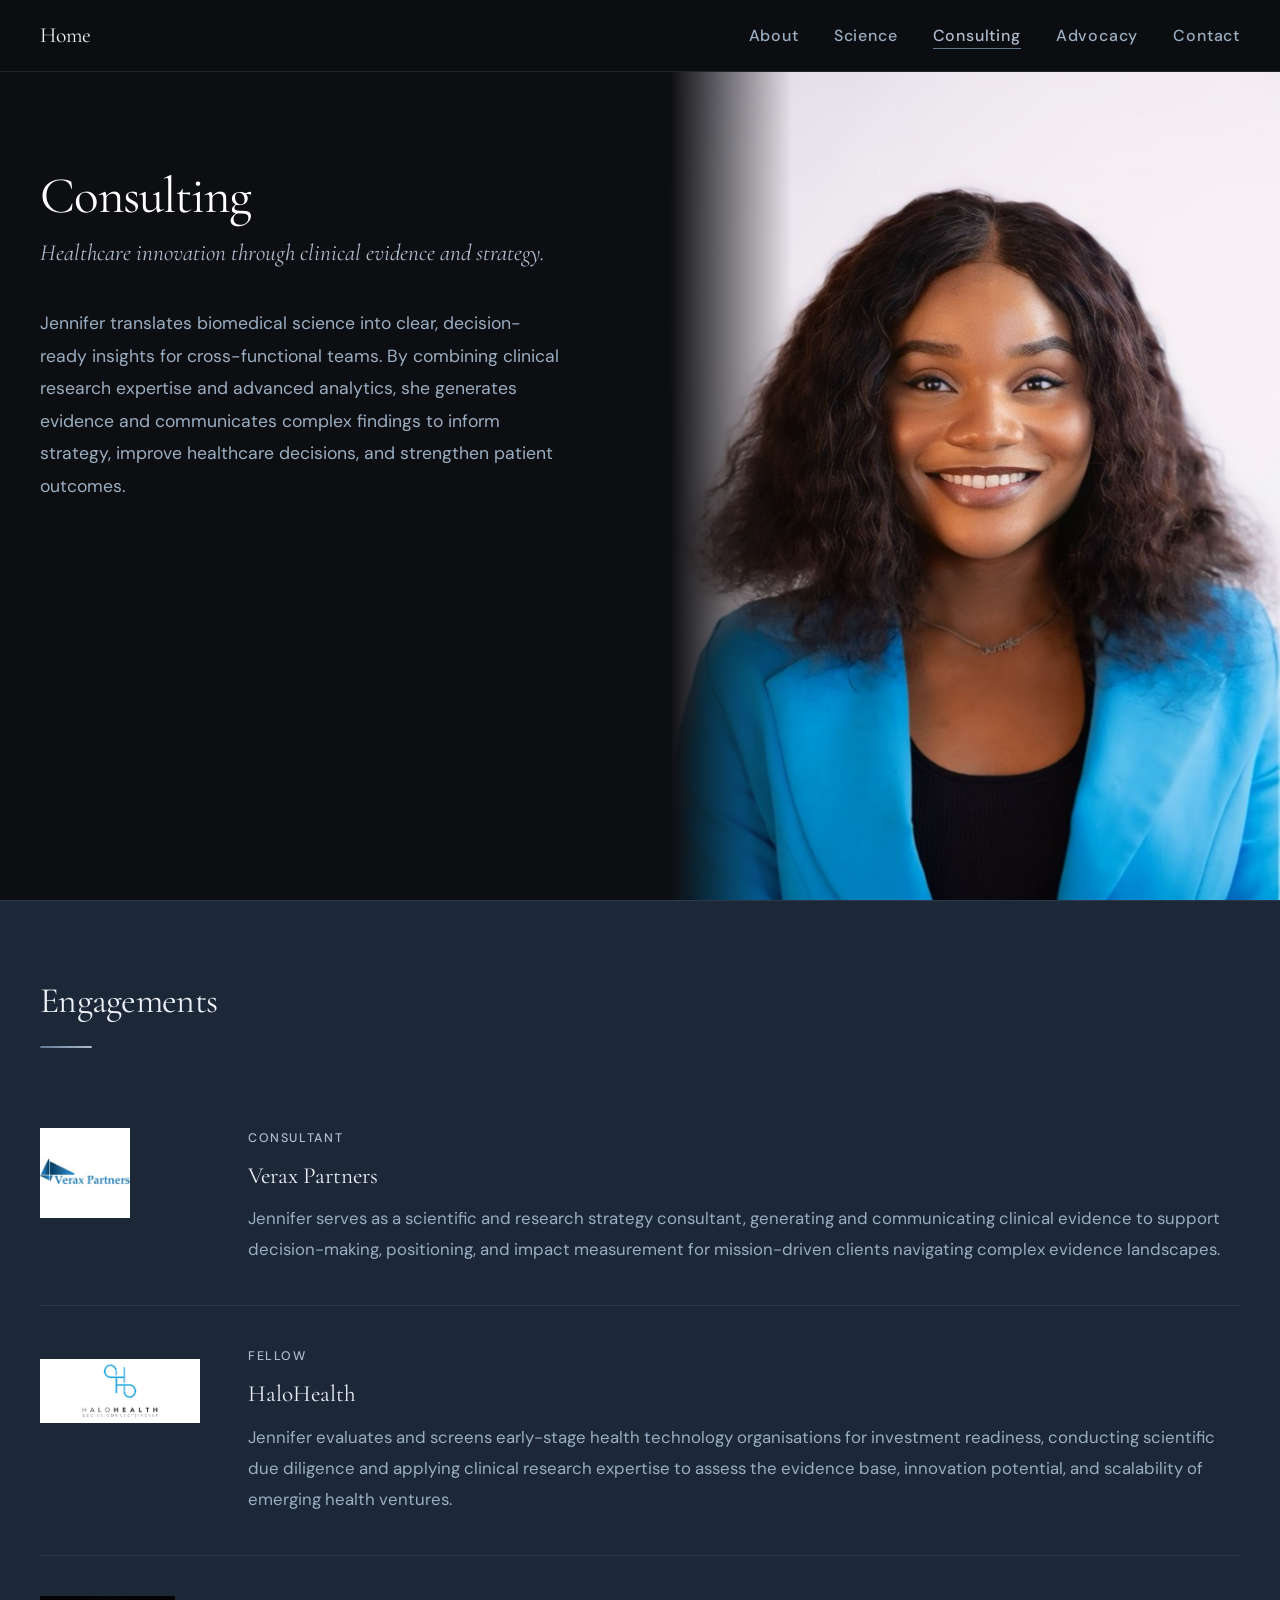
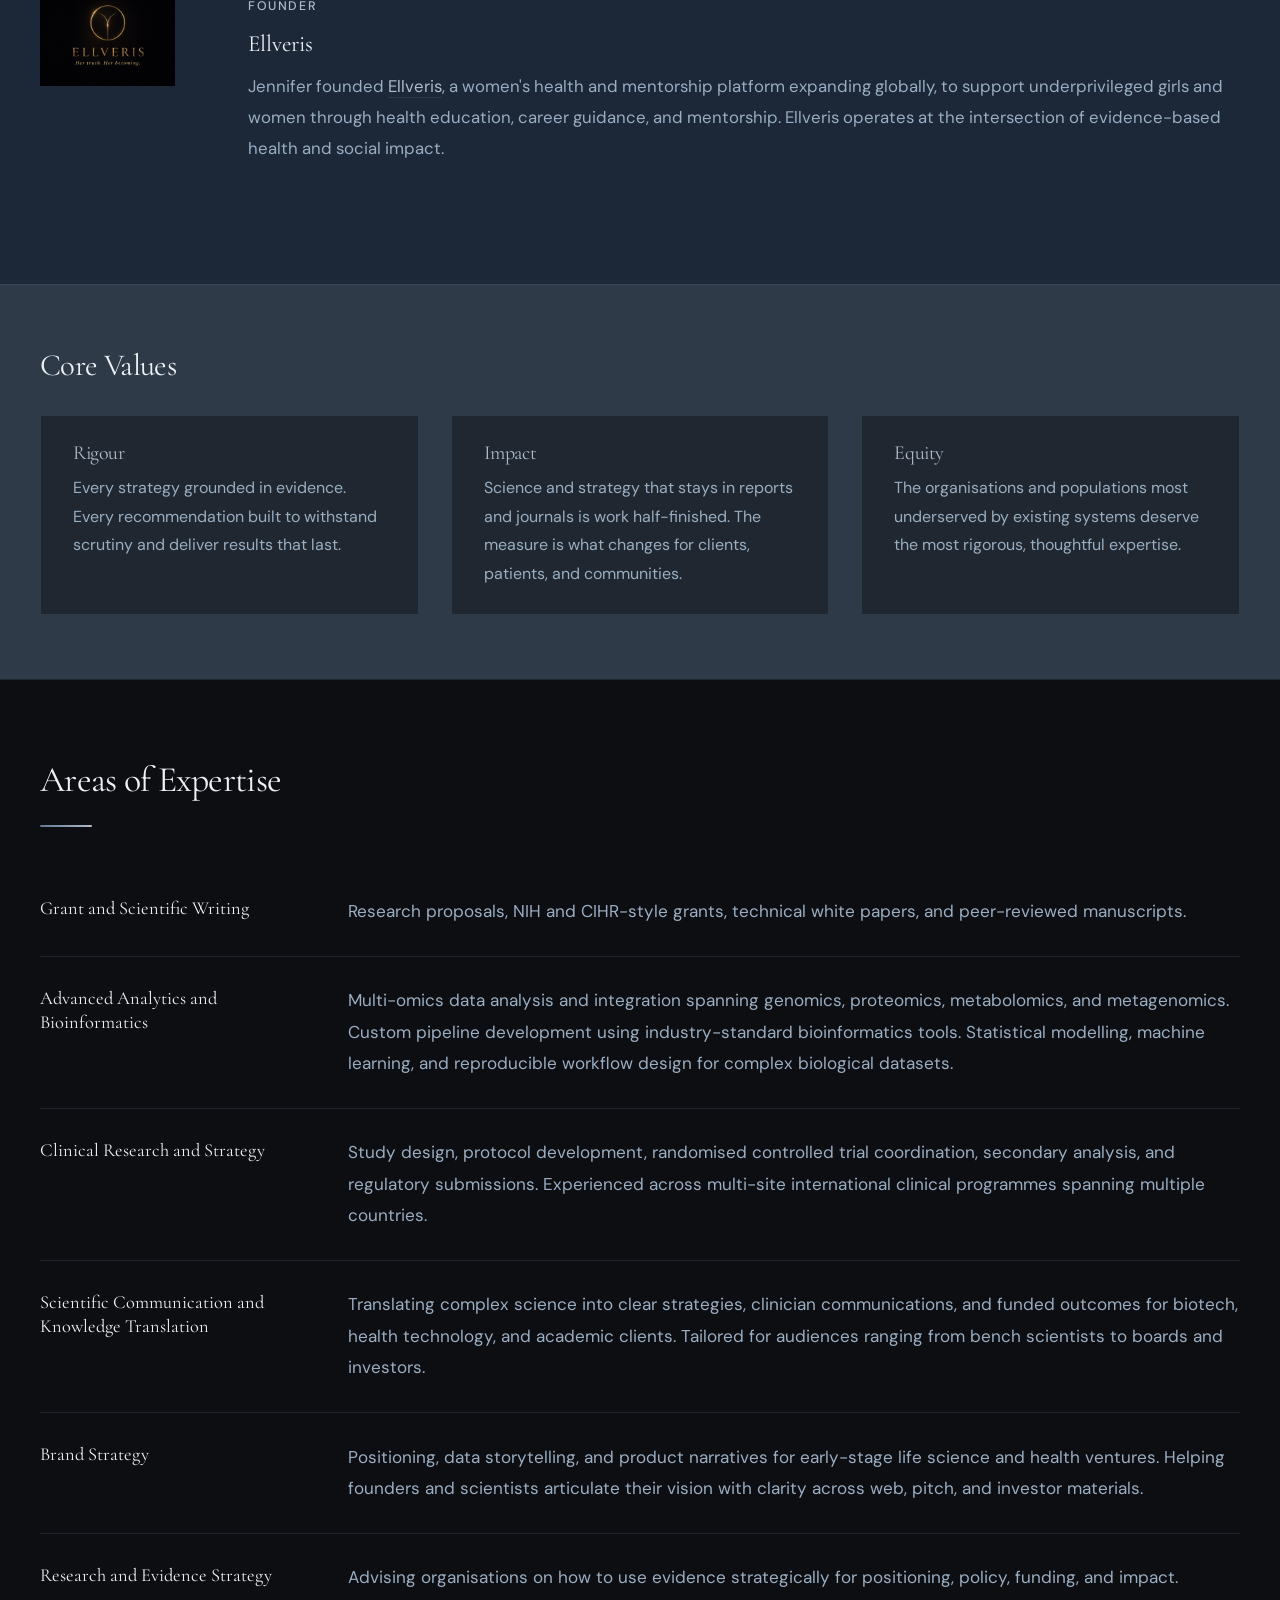
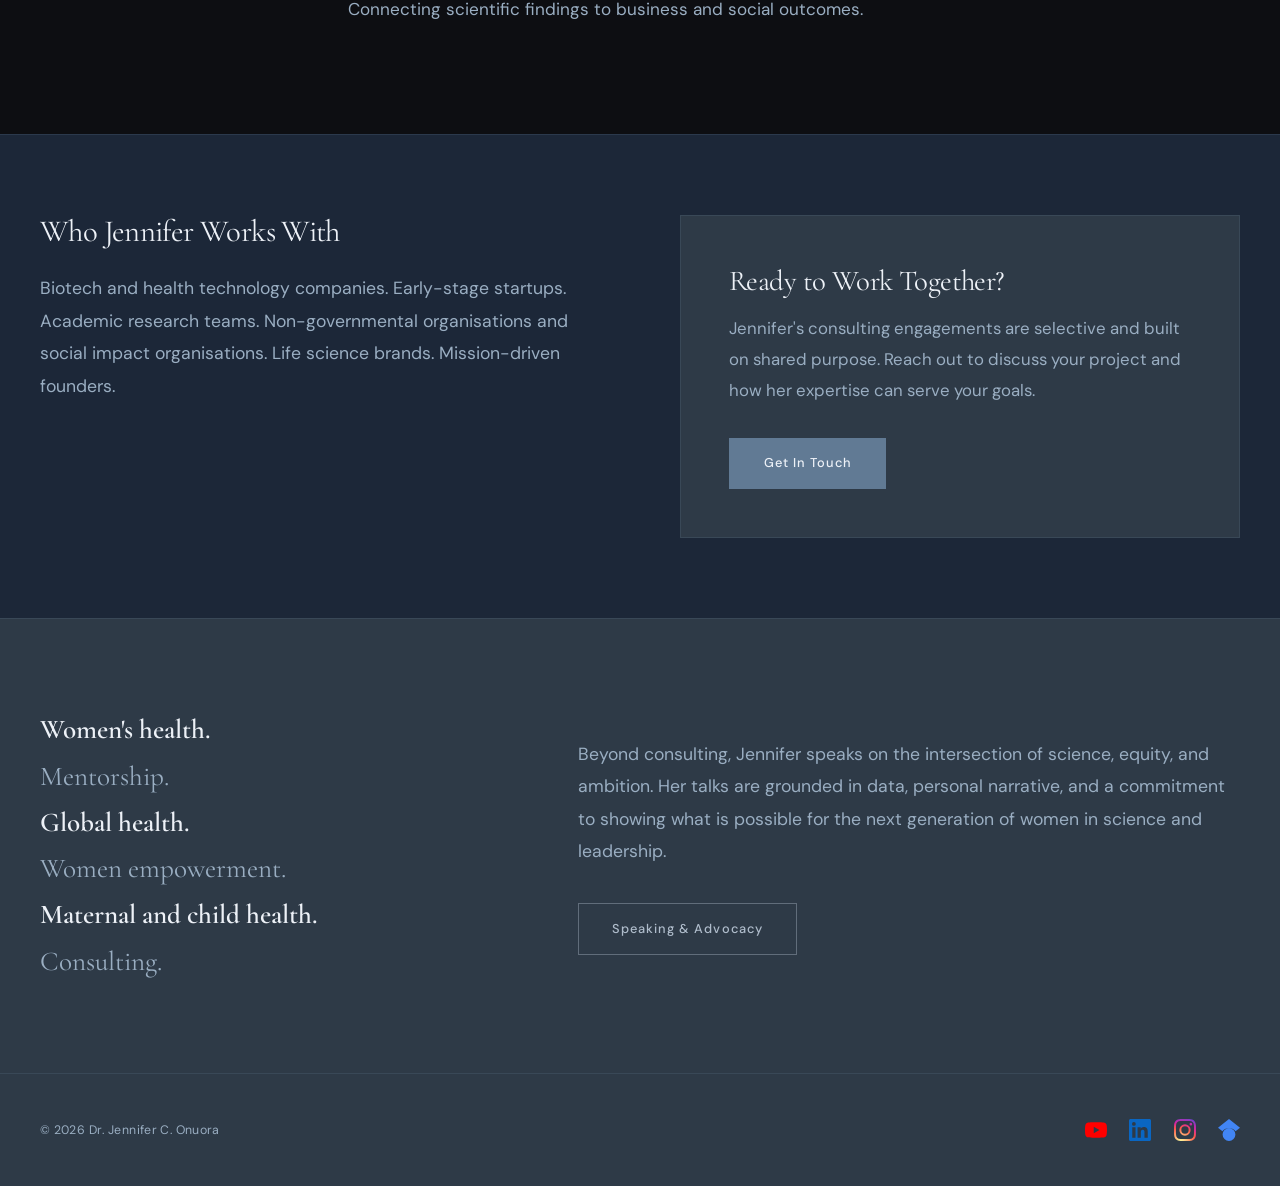
<file: consulting/index.html>
<!DOCTYPE html>
<html lang="en">
<head>
  <meta charset="UTF-8">
  <meta name="viewport" content="width=device-width, initial-scale=1.0">
  <title>Consulting | Dr. Jennifer C. Onuora</title>
  <meta property="og:title" content="Consulting | Dr. Jennifer C. Onuora">
  <link rel="canonical" href="https://jenniferonuora.com/consulting/">
  <meta name="description" content="Healthcare innovation through clinical evidence and strategy. Dr. Jennifer C. Onuora's consulting work spans microbiome science, clinical research, bioinformatics, and scientific communication.">
  <link rel="preconnect" href="https://fonts.googleapis.com">
  <link rel="preconnect" href="https://fonts.gstatic.com" crossorigin>
  <link href="https://fonts.googleapis.com/css2?family=Cormorant+Garamond:ital,wght@0,300;0,400;0,600;1,300;1,400&family=DM+Sans:wght@300;400;500&display=swap" rel="stylesheet">
  <link rel="stylesheet" href="/styles.css">
  <style>
    /* ── Consulting cover: text left, photo right ── */
    .consulting-cover {
      display: grid;
      grid-template-columns: 1.1fr 1fr;
      min-height: calc(100vh - var(--nav-h));
      padding-top: var(--nav-h);
      background: var(--bg-primary);
    }
    .consulting-text-col {
      display: flex;
      flex-direction: column;
      justify-content: flex-start;
      padding: 6rem 4rem 5rem 2.5rem;
      min-height: calc(100vh - var(--nav-h));
    }
    .consulting-text-col h1 {
      font-family: var(--font-display);
      font-size: clamp(2.4rem, 4vw, 3.8rem);
      font-weight: 400;
      color: #ffffff;
      line-height: 1.1;
      letter-spacing: -0.02em;
      margin-bottom: 0.5rem;
    }
    .consulting-tagline {
      font-family: var(--font-display);
      font-size: clamp(1.15rem, 2vw, 1.45rem);
      font-style: italic;
      font-weight: 400;
      color: var(--accent-light);
      margin-bottom: 2rem;
    }
    .consulting-intro {
      font-size: 1.1rem;
      color: var(--text-secondary);
      line-height: 1.85;
      max-width: 520px;
    }
    .consulting-photo-col {
      position: sticky;
      top: var(--nav-h);
      height: calc(100vh - var(--nav-h));
      overflow: hidden;
      background: var(--bg-secondary);
    }
    .consulting-photo-col img {
      position: absolute;
      width: 100%;
      height: 100%;
      object-fit: cover;
      object-position: center top;
    }
    .consulting-photo-col::before {
      content: '';
      position: absolute;
      inset: 0;
      background: linear-gradient(to right, var(--bg-primary) 0%, transparent 20%);
      z-index: 1;
      pointer-events: none;
    }

    /* ── Engagements ── */
    .engagements-section {
      background: var(--bg-secondary);
      border-top: 1px solid var(--border-subtle);
      padding: 5rem 2.5rem;
    }
    .engagements-inner { max-width: 1200px; margin: 0 auto; }
    .engagement-list { margin-top: 2.5rem; display: flex; flex-direction: column; gap: 0; }
    .engagement-card {
      display: grid;
      grid-template-columns: 160px 1fr;
      gap: 3rem;
      padding: 2.5rem 0;
      border-bottom: 1px solid var(--border-subtle);
      align-items: start;
    }
    .engagement-card:last-child { border-bottom: none; }
    .engagement-logo-col {
      display: flex;
      align-items: center;
      justify-content: flex-start;
    }
    .engagement-logo-col img {
      width: 220px;
      height: 90px;
      object-fit: contain;
      object-position: left center;
      filter: none;
      transition: opacity 0.28s ease, transform 0.28s ease;
    }
    .engagement-logo-col img:hover { opacity: 0.8; transform: scale(1.04); }
    .engagement-logo-col img[alt="Verax Partners"],
    .engagement-logo-col img[alt="Ellveris"] {
      width: 420px;
    }
    .engagement-logo-wordmark {
      font-family: var(--font-display);
      font-size: 1.6rem;
      font-style: italic;
      font-weight: 300;
      color: var(--accent-light);
    }
    .engagement-body-col {}
    .engagement-role {
      font-family: var(--font-body);
      font-size: 0.78rem;
      letter-spacing: 0.13em;
      text-transform: uppercase;
      color: var(--accent-light);
      font-weight: 500;
      margin-bottom: 0.8rem;
      display: block;
    }
    .engagement-org-name {
      font-family: var(--font-display);
      font-size: 1.45rem;
      color: var(--text-primary);
      margin-bottom: 0.8rem;
      line-height: 1.2;
    }
    .engagement-body-col p {
      font-size: 1.05rem;
      color: var(--text-secondary);
      line-height: 1.85;
    }

    /* ── What Drives the Work ── */
    .drives-section {
      background: var(--bg-card);
      border-top: 1px solid var(--border-subtle);
      padding: 4rem 2.5rem;
    }
    .drives-inner { max-width: 1200px; margin: 0 auto; }
    .drives-grid {
      display: grid;
      grid-template-columns: repeat(3, 1fr);
      gap: 2rem;
      margin-top: 2rem;
    }
    .drive-item {
      padding: 1.6rem 2rem;
      border: 1px solid var(--border-subtle);
      background: rgba(13,14,18,0.4);
    }
    .drive-item h3 {
      font-family: var(--font-display);
      font-size: 1.25rem;
      color: var(--accent-light);
      margin-bottom: 0.6rem;
    }
    .drive-item p { font-size: 1.0rem; color: var(--text-secondary); line-height: 1.78; }

    /* ── Areas of Expertise ── */
    .expertise-section {
      background: var(--bg-primary);
      border-top: 1px solid var(--border-subtle);
      padding: 5rem 2.5rem;
    }
    .expertise-inner { max-width: 1200px; margin: 0 auto; }
    .expertise-list { margin-top: 2.5rem; }
    .expertise-item {
      padding: 1.8rem 0;
      border-bottom: 1px solid var(--border-subtle);
      display: grid;
      grid-template-columns: 260px 1fr;
      gap: 3rem;
      align-items: start;
    }
    .expertise-item:last-child { border-bottom: none; }
    .expertise-name {
      font-family: var(--font-display);
      font-size: 1.15rem;
      color: var(--text-primary);
      padding-top: 0.1rem;
      line-height: 1.3;
    }
    .expertise-desc { font-size: 1.07rem; color: var(--text-secondary); line-height: 1.82; font-weight: 400; }

    /* ── Who Jennifer Works With + CTA ── */
    .works-with-section {
      background: var(--bg-secondary);
      border-top: 1px solid var(--border-subtle);
      padding: 5rem 2.5rem;
    }
    .works-with-inner {
      max-width: 1200px;
      margin: 0 auto;
      display: grid;
      grid-template-columns: 1fr 1fr;
      gap: 5rem;
      align-items: start;
    }
    .works-with-body p {
      font-size: 1.1rem;
      color: var(--text-secondary);
      line-height: 1.85;
      margin-top: 1.5rem;
    }
    .cta-panel {
      background: var(--bg-card);
      border: 1px solid var(--border-subtle);
      padding: 3rem;
    }
    .cta-panel h3 {
      font-family: var(--font-display);
      font-size: 1.8rem;
      color: var(--text-primary);
      margin-bottom: 1rem;
    }
    .cta-panel p { font-size: 1.05rem; margin-bottom: 2rem; }

    /* Responsive */
    @media (max-width: 1024px) {
      .consulting-cover { grid-template-columns: 1fr; min-height: auto; }
      .consulting-photo-col { position: relative; height: 55vh; top: 0; }
      .consulting-photo-col::before { background: linear-gradient(to bottom, transparent 60%, var(--bg-primary) 100%); }
      .consulting-text-col { padding: 3.5rem 2.5rem 4rem; min-height: auto; }
      .drives-grid { grid-template-columns: 1fr; }
      .works-with-inner { grid-template-columns: 1fr; gap: 3rem; }
      .engagement-card { grid-template-columns: 120px 1fr; gap: 2rem; }
    }
    @media (max-width: 768px) {
      .consulting-text-col { padding: 3rem 1.5rem; }
      .engagements-section, .drives-section, .expertise-section, .works-with-section { padding-left: 1.5rem; padding-right: 1.5rem; }
      .expertise-item { grid-template-columns: 1fr; gap: 0.6rem; }
      .engagement-card { grid-template-columns: 1fr; gap: 1rem; }
    }
  </style>
</head>
<body>

  <!-- ── Navigation ── -->
  <nav id="nav">
    <a class="nav-logo" href="/">Home</a>
    <ul class="nav-links">
      <li><a href="/about/">About</a></li>
      <li><a href="/science/">Science</a></li>
      <li><a href="/consulting/" class="active">Consulting</a></li>
      <li><a href="/advocacy/">Advocacy</a></li>
      <li><a href="/contact/">Contact</a></li>
    </ul>
    <button class="hamburger" id="hamburger" aria-label="Menu" aria-expanded="false">
      <span></span><span></span><span></span>
    </button>
  </nav>

  <div class="mobile-menu" id="mobileMenu">
    <a href="/about/">About</a>
    <a href="/science/">Science</a>
    <a href="/consulting/">Consulting</a>
    <a href="/advocacy/">Advocacy</a>
    <a href="/contact/">Contact</a>
  </div>

  <!-- ── Cover ── -->
  <div class="consulting-cover">
    <div class="consulting-text-col">
      <h1 class="fi">Consulting</h1>
      <p class="consulting-tagline fi d1">Healthcare innovation through clinical evidence and strategy.</p>
      <p class="consulting-intro fi d2">Jennifer translates biomedical science into clear, decision-ready insights for cross-functional teams. By combining clinical research expertise and advanced analytics, she generates evidence and communicates complex findings to inform strategy, improve healthcare decisions, and strengthen patient outcomes.</p>
    </div>
    <div class="consulting-photo-col">
      <img src="/Consulting.JPG" alt="Dr. Jennifer C. Onuora" loading="eager">
    </div>
  </div>

  <!-- ── Engagements ── -->
  <div class="engagements-section">
    <div class="engagements-inner">
      <h2 class="section-heading fi" style="font-size: clamp(1.7rem, 2.8vw, 2.4rem);">Engagements</h2>
      <div class="rule fi"></div>
      <div class="engagement-list">

        <div class="engagement-card fi">
          <div class="engagement-logo-col">
            <img src="/verax_partners_logo.jpeg" alt="Verax Partners">
          </div>
          <div class="engagement-body-col">
            <span class="engagement-role">Consultant</span>
            <div class="engagement-org-name">Verax Partners</div>
            <p>Jennifer serves as a scientific and research strategy consultant, generating and communicating clinical evidence to support decision-making, positioning, and impact measurement for mission-driven clients navigating complex evidence landscapes.</p>
          </div>
        </div>

        <div class="engagement-card fi d1">
          <div class="engagement-logo-col">
            <img src="/halohealth logo.png" alt="HaloHealth">
          </div>
          <div class="engagement-body-col">
            <span class="engagement-role">Fellow</span>
            <div class="engagement-org-name">HaloHealth</div>
            <p>Jennifer evaluates and screens early-stage health technology organisations for investment readiness, conducting scientific due diligence and applying clinical research expertise to assess the evidence base, innovation potential, and scalability of emerging health ventures.</p>
          </div>
        </div>

        <div class="engagement-card fi d2">
          <div class="engagement-logo-col">
            <img src="/Ellveris_logo.png" alt="Ellveris">
          </div>
          <div class="engagement-body-col">
            <span class="engagement-role">Founder</span>
            <div class="engagement-org-name">Ellveris</div>
            <p>Jennifer founded <a href="https://ellveris.com" target="_blank" rel="noopener" style="color: var(--accent-light); border-bottom: 1px solid var(--border-subtle); transition: border-color 0.22s ease;">Ellveris</a>, a women's health and mentorship platform expanding globally, to support underprivileged girls and women through health education, career guidance, and mentorship. Ellveris operates at the intersection of evidence-based health and social impact.</p>
          </div>
        </div>

      </div>
    </div>
  </div>

  <!-- ── Core Values ── -->
  <div class="drives-section">
    <div class="drives-inner">
      <h2 class="section-heading fi" style="font-size: clamp(1.5rem, 2.4vw, 2rem);">Core Values</h2>
      <div class="drives-grid">
        <div class="drive-item fi">
          <h3>Rigour</h3>
          <p>Every strategy grounded in evidence. Every recommendation built to withstand scrutiny and deliver results that last.</p>
        </div>
        <div class="drive-item fi d1">
          <h3>Impact</h3>
          <p>Science and strategy that stays in reports and journals is work half-finished. The measure is what changes for clients, patients, and communities.</p>
        </div>
        <div class="drive-item fi d2">
          <h3>Equity</h3>
          <p>The organisations and populations most underserved by existing systems deserve the most rigorous, thoughtful expertise.</p>
        </div>
      </div>
    </div>
  </div>

  <!-- ── Areas of Expertise ── -->
  <div class="expertise-section">
    <div class="expertise-inner">
      <h2 class="section-heading fi" style="font-size: clamp(1.7rem, 2.8vw, 2.4rem);">Areas of Expertise</h2>
      <div class="rule fi"></div>
      <div class="expertise-list">
        <div class="expertise-item fi">
          <div class="expertise-name">Grant and Scientific Writing</div>
          <div class="expertise-desc">Research proposals, NIH and CIHR-style grants, technical white papers, and peer-reviewed manuscripts.</div>
        </div>
        <div class="expertise-item fi">
          <div class="expertise-name">Advanced Analytics and Bioinformatics</div>
          <div class="expertise-desc">Multi-omics data analysis and integration spanning genomics, proteomics, metabolomics, and metagenomics. Custom pipeline development using industry-standard bioinformatics tools. Statistical modelling, machine learning, and reproducible workflow design for complex biological datasets.</div>
        </div>
        <div class="expertise-item fi">
          <div class="expertise-name">Clinical Research and Strategy</div>
          <div class="expertise-desc">Study design, protocol development, randomised controlled trial coordination, secondary analysis, and regulatory submissions. Experienced across multi-site international clinical programmes spanning multiple countries.</div>
        </div>
        <div class="expertise-item fi">
          <div class="expertise-name">Scientific Communication and Knowledge Translation</div>
          <div class="expertise-desc">Translating complex science into clear strategies, clinician communications, and funded outcomes for biotech, health technology, and academic clients. Tailored for audiences ranging from bench scientists to boards and investors.</div>
        </div>
        <div class="expertise-item fi">
          <div class="expertise-name">Brand Strategy</div>
          <div class="expertise-desc">Positioning, data storytelling, and product narratives for early-stage life science and health ventures. Helping founders and scientists articulate their vision with clarity across web, pitch, and investor materials.</div>
        </div>
        <div class="expertise-item fi">
          <div class="expertise-name">Research and Evidence Strategy</div>
          <div class="expertise-desc">Advising organisations on how to use evidence strategically for positioning, policy, funding, and impact. Connecting scientific findings to business and social outcomes.</div>
        </div>
      </div>
    </div>
  </div>

  <!-- ── Who Jennifer Works With + CTA ── -->
  <div class="works-with-section">
    <div class="works-with-inner">
      <div class="works-with-body">
        <h2 class="section-heading fi" style="font-size: clamp(1.5rem, 2.4vw, 2rem);">Who Jennifer Works With</h2>
        <p class="fi d1">Biotech and health technology companies. Early-stage startups. Academic research teams. Non-governmental organisations and social impact organisations. Life science brands. Mission-driven founders.</p>
      </div>
      <div class="cta-panel fi">
        <h3>Ready to Work Together?</h3>
        <p>Jennifer's consulting engagements are selective and built on shared purpose. Reach out to discuss your project and how her expertise can serve your goals.</p>
        <a href="/contact/" class="btn btn-primary">Get In Touch</a>
      </div>
    </div>
  </div>

  <!-- ── Speaking CTA ── -->
  <div class="speaking-cta">
    <div class="speaking-cta-grid">
      <div class="speaking-topics fi">
        <span class="bold">Women's health.</span>
        <span>Mentorship.</span>
        <span class="bold">Global health.</span>
        <span>Women empowerment.</span>
        <span class="bold">Maternal and child health.</span>
        <span>Consulting.</span>
      </div>
      <div class="speaking-cta-body fi d1">
        <p>Beyond consulting, Jennifer speaks on the intersection of science, equity, and ambition. Her talks are grounded in data, personal narrative, and a commitment to showing what is possible for the next generation of women in science and leadership.</p>
        <a href="/advocacy/" class="btn btn-outline">Speaking &amp; Advocacy</a>
      </div>
    </div>
  </div>


  <!-- ── Footer ── -->
  <footer>
    <div class="footer-inner">
      <p class="footer-copy">© 2026 Dr. Jennifer C. Onuora</p>
      <div class="footer-social">
        <a href="https://www.youtube.com/@DrJenniferOnuora" target="_blank" rel="noopener" aria-label="YouTube">
          <svg class="social-icon" viewBox="0 0 24 24" xmlns="http://www.w3.org/2000/svg"><path fill="#FF0000" d="M23.498 6.186a3.016 3.016 0 0 0-2.122-2.136C19.505 3.545 12 3.545 12 3.545s-7.505 0-9.377.505A3.017 3.017 0 0 0 .502 6.186C0 8.07 0 12 0 12s0 3.93.502 5.814a3.016 3.016 0 0 0 2.122 2.136c1.871.505 9.376.505 9.376.505s7.505 0 9.377-.505a3.015 3.015 0 0 0 2.122-2.136C24 15.93 24 12 24 12s0-3.93-.502-5.814zM9.545 15.568V8.432L15.818 12l-6.273 3.568z"/></svg>
        </a>
        <a href="https://linkedin.com/in/jenniferconuora" target="_blank" rel="noopener" aria-label="LinkedIn">
          <svg class="social-icon" viewBox="0 0 24 24" xmlns="http://www.w3.org/2000/svg"><path fill="#0A66C2" d="M20.447 20.452h-3.554v-5.569c0-1.328-.027-3.037-1.852-3.037-1.853 0-2.136 1.445-2.136 2.939v5.667H9.351V9h3.414v1.561h.046c.477-.9 1.637-1.85 3.37-1.85 3.601 0 4.267 2.37 4.267 5.455v6.286zM5.337 7.433a2.062 2.062 0 0 1-2.063-2.065 2.064 2.064 0 1 1 2.063 2.065zm1.782 13.019H3.555V9h3.564v11.452zM22.225 0H1.771C.792 0 0 .774 0 1.729v20.542C0 23.227.792 24 1.771 24h20.451C23.2 24 24 23.227 24 22.271V1.729C24 .774 23.2 0 22.222 0h.003z"/></svg>
        </a>
        <a href="https://www.instagram.com/drjenniferonuora" target="_blank" rel="noopener" aria-label="Instagram">
          <svg class="social-icon" viewBox="0 0 24 24" xmlns="http://www.w3.org/2000/svg"><defs><radialGradient id="ig3" cx="30%" cy="107%" r="150%"><stop offset="0%" stop-color="#fdf497"/><stop offset="5%" stop-color="#fdf497"/><stop offset="45%" stop-color="#fd5949"/><stop offset="60%" stop-color="#d6249f"/><stop offset="90%" stop-color="#285AEB"/></radialGradient></defs><path fill="url(#ig3)" d="M12 2.163c3.204 0 3.584.012 4.85.07 3.252.148 4.771 1.691 4.919 4.919.058 1.265.069 1.645.069 4.849 0 3.205-.012 3.584-.069 4.849-.149 3.225-1.664 4.771-4.919 4.919-1.266.058-1.644.07-4.85.07-3.204 0-3.584-.012-4.849-.07-3.26-.149-4.771-1.699-4.919-4.92-.058-1.265-.07-1.644-.07-4.849 0-3.204.013-3.583.07-4.849.149-3.227 1.664-4.771 4.919-4.919 1.266-.057 1.645-.069 4.849-.069zM12 0C8.741 0 8.333.014 7.053.072 2.695.272.273 2.69.073 7.052.014 8.333 0 8.741 0 12c0 3.259.014 3.668.072 4.948.2 4.358 2.618 6.78 6.98 6.98C8.333 23.986 8.741 24 12 24c3.259 0 3.668-.014 4.948-.072 4.354-.2 6.782-2.618 6.979-6.98.059-1.28.073-1.689.073-4.948 0-3.259-.014-3.667-.072-4.947-.196-4.354-2.617-6.78-6.979-6.98C15.668.014 15.259 0 12 0zm0 5.838a6.162 6.162 0 1 0 0 12.324 6.162 6.162 0 0 0 0-12.324zM12 16a4 4 0 1 1 0-8 4 4 0 0 1 0 8zm6.406-11.845a1.44 1.44 0 1 0 0 2.881 1.44 1.44 0 0 0 0-2.881z"/></svg>
        </a>
        <a href="https://scholar.google.ca/citations?user=dz2XtNoAAAAJ&hl=en" target="_blank" rel="noopener" aria-label="Google Scholar">
          <svg class="social-icon" viewBox="0 0 24 24" xmlns="http://www.w3.org/2000/svg"><path fill="#4285F4" d="M12 24a7 7 0 1 1 0-14 7 7 0 0 1 0 14zm0-24L0 9.5l4.838 3.94A8 8 0 0 1 12 10a8 8 0 0 1 7.162 3.44L24 9.5z"/></svg>
        </a>
      </div>
    </div>
  </footer>

  <script>
    'use strict';
    const hamburger  = document.getElementById('hamburger');
    const mobileMenu = document.getElementById('mobileMenu');
    hamburger.addEventListener('click', () => {
      const open = mobileMenu.classList.toggle('open');
      hamburger.classList.toggle('open', open);
      hamburger.setAttribute('aria-expanded', String(open));
    });
    document.querySelectorAll('.mobile-menu a').forEach(a => {
      a.addEventListener('click', () => {
        mobileMenu.classList.remove('open');
        hamburger.classList.remove('open');
        hamburger.setAttribute('aria-expanded', 'false');
      });
    });
    const fadeObserver = new IntersectionObserver(entries => {
      entries.forEach(e => { if (e.isIntersecting) { e.target.classList.add('visible'); fadeObserver.unobserve(e.target); } });
    }, { threshold: 0.08, rootMargin: '0px 0px -50px 0px' });
    document.querySelectorAll('.fi').forEach(el => fadeObserver.observe(el));
  </script>

</body>
</html>
</file>
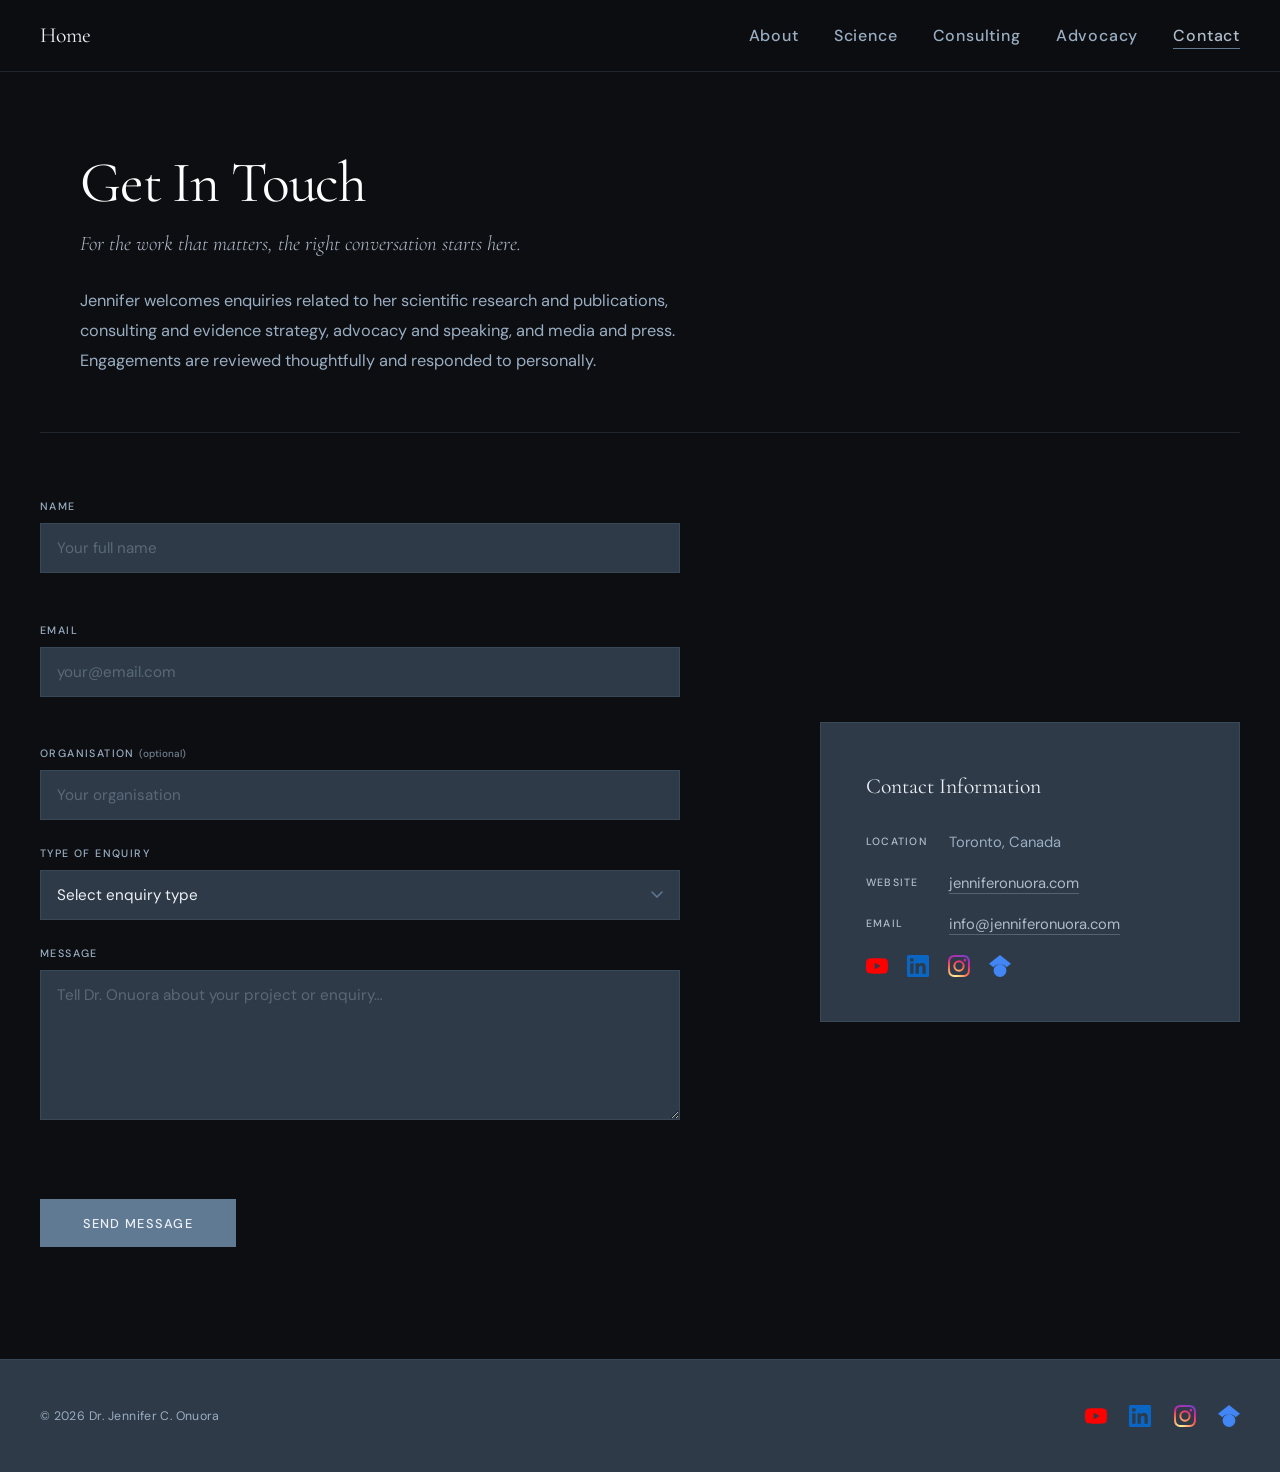
<file: contact/index.html>
<!DOCTYPE html>
<html lang="en">
<head>
  <meta charset="UTF-8">
  <meta name="viewport" content="width=device-width, initial-scale=1.0">
  <title>Contact | Dr. Jennifer C. Onuora</title>
  <meta property="og:title" content="Contact | Dr. Jennifer C. Onuora">
  <link rel="canonical" href="https://jenniferonuora.com/contact/">
  <meta name="description" content="Get in touch with Dr. Jennifer C. Onuora for scientific research, consulting, advocacy and speaking, or media enquiries.">
  <link rel="preconnect" href="https://fonts.googleapis.com">
  <link rel="preconnect" href="https://fonts.gstatic.com" crossorigin>
  <link href="https://fonts.googleapis.com/css2?family=Cormorant+Garamond:ital,wght@0,300;0,400;0,600;1,300;1,400&family=DM+Sans:wght@300;400;500&display=swap" rel="stylesheet">
  <link rel="stylesheet" href="/styles.css">
  <style>
    .contact-page {
      background: var(--bg-primary);
      padding-top: var(--nav-h);
    }

    /* ── Page intro ── */
    .contact-intro {
      max-width: 1200px;
      margin: 0 auto;
      padding: 5rem 2.5rem 3.5rem;
      border-bottom: 1px solid var(--border-subtle);
    }
    .contact-intro h1 {
      font-family: var(--font-display);
      font-size: clamp(2.4rem, 4.5vw, 3.8rem);
      font-weight: 400;
      color: #ffffff;
      line-height: 1.1;
      letter-spacing: -0.02em;
      margin-bottom: 0.6rem;
    }
    .contact-intro .tagline {
      font-family: var(--font-display);
      font-size: clamp(1.05rem, 1.8vw, 1.3rem);
      font-style: italic;
      font-weight: 300;
      color: var(--accent-light);
      margin-bottom: 1.4rem;
    }
    .contact-intro .body-text {
      font-size: 1.02rem;
      color: var(--text-secondary);
      line-height: 1.85;
      max-width: 640px;
    }

    /* ── Form section ── */
    .contact-section {
      padding: 4rem 2.5rem 7rem;
    }
    .contact-inner {
      max-width: 1200px;
      margin: 0 auto;
      display: grid;
      grid-template-columns: 1fr 420px;
      gap: 5rem;
      align-items: center;
    }
    .contact-form-col {
      max-width: 640px;
    }

    /* ── Address panel ── */
    .address-panel {
      background: var(--bg-card);
      border: 1px solid var(--border-subtle);
      padding: 2.8rem;
    }
    .address-img {
      width: 100%;
      max-height: 200px;
      object-fit: cover;
      margin-bottom: 2rem;
      opacity: 0.85;
    }
    .address-heading {
      font-family: var(--font-display);
      font-size: 1.35rem;
      font-weight: 400;
      color: var(--text-primary);
      margin-bottom: 1.6rem;
    }
    .address-item {
      display: flex;
      align-items: flex-start;
      gap: 0.8rem;
      margin-bottom: 1.1rem;
    }
    .address-item:last-of-type { margin-bottom: 1.8rem; }
    .address-item-label {
      font-size: 0.66rem;
      letter-spacing: 0.12em;
      text-transform: uppercase;
      color: var(--accent-light);
      font-weight: 500;
      min-width: 70px;
      padding-top: 0.1rem;
    }
    .address-item-val {
      font-size: 0.92rem;
      color: var(--text-secondary);
      line-height: 1.6;
    }
    .address-item-val a {
      color: var(--accent-light);
      border-bottom: 1px solid rgba(175,188,203,0.3);
      transition: color 0.22s ease;
    }
    .address-item-val a:hover { color: var(--text-primary); }
    .address-social {
      display: flex;
      gap: 1.2rem;
      align-items: center;
      margin-top: 0.4rem;
    }
    .address-social a {
      display: flex;
      align-items: center;
      justify-content: center;
      transition: opacity 0.22s ease, transform 0.22s ease;
    }
    .address-social a:hover { opacity: 0.75; transform: translateY(-2px); }

    /* Responsive */
    @media (max-width: 1024px) {
      .contact-inner { grid-template-columns: 1fr; gap: 3rem; }
      .contact-form-col { max-width: 100%; }
    }

    .contact-form { display: flex; flex-direction: column; gap: 1.5rem; }
    .form-group { display: flex; flex-direction: column; gap: 0.45rem; }
    .form-label {
      font-size: 0.67rem;
      letter-spacing: 0.13em;
      text-transform: uppercase;
      color: var(--text-secondary);
      font-weight: 500;
    }
    .form-label .opt {
      color: var(--text-secondary);
      font-size: 0.62rem;
      letter-spacing: 0;
      text-transform: none;
      opacity: 0.7;
    }
    .form-input,
    .form-select,
    .form-textarea {
      background: var(--bg-card);
      border: 1px solid var(--border-subtle);
      color: var(--text-primary);
      font-family: var(--font-body);
      font-size: 0.95rem;
      padding: 0.88rem 1rem;
      outline: none;
      transition: border-color 0.22s ease;
      width: 100%;
    }
    .form-input::placeholder,
    .form-textarea::placeholder { color: rgba(154, 174, 194, 0.4); }
    .form-input:focus,
    .form-select:focus,
    .form-textarea:focus { border-color: var(--accent); }
    .form-select {
      appearance: none;
      cursor: pointer;
      background-image: url("data:image/svg+xml,%3Csvg xmlns='http://www.w3.org/2000/svg' width='12' height='7' fill='none'%3E%3Cpath d='M1 1l5 5 5-5' stroke='%23617A94' stroke-width='1.5' stroke-linecap='round'/%3E%3C/svg%3E");
      background-repeat: no-repeat;
      background-position: right 1rem center;
      background-color: var(--bg-card);
      padding-right: 2.5rem;
    }
    .form-select option { background: var(--bg-card); color: var(--text-primary); }
    .form-textarea { resize: vertical; min-height: 150px; }
    .form-submit {
      align-self: flex-start;
      padding: 0.9rem 2.6rem;
      background: var(--accent-vivid);
      color: var(--text-primary);
      font-family: var(--font-body);
      font-size: 0.8rem;
      font-weight: 500;
      letter-spacing: 0.1em;
      text-transform: uppercase;
      border: 1px solid var(--accent-vivid);
      cursor: pointer;
      transition: background 0.22s ease, border-color 0.22s ease;
    }
    .form-submit:hover { background: var(--accent); border-color: var(--accent); }
    .form-submit:disabled { opacity: 0.55; cursor: not-allowed; }
    .form-error {
      display: block;
      font-size: 0.78rem;
      color: #c97070;
      letter-spacing: 0.02em;
      min-height: 1rem;
    }

    /* Responsive */
    @media (max-width: 768px) {
      .contact-intro { padding-left: 1.5rem; padding-right: 1.5rem; }
      .contact-section { padding-left: 1.5rem; padding-right: 1.5rem; }
      .contact-inner { gap: 2rem; }
    }
  </style>
</head>
<body>

  <!-- ── Navigation ── -->
  <nav id="nav">
    <a class="nav-logo" href="/">Home</a>
    <ul class="nav-links">
      <li><a href="/about/">About</a></li>
      <li><a href="/science/">Science</a></li>
      <li><a href="/consulting/">Consulting</a></li>
      <li><a href="/advocacy/">Advocacy</a></li>
      <li><a href="/contact/" class="active">Contact</a></li>
    </ul>
    <button class="hamburger" id="hamburger" aria-label="Menu" aria-expanded="false">
      <span></span><span></span><span></span>
    </button>
  </nav>

  <div class="mobile-menu" id="mobileMenu">
    <a href="/about/">About</a>
    <a href="/science/">Science</a>
    <a href="/consulting/">Consulting</a>
    <a href="/advocacy/">Advocacy</a>
    <a href="/contact/">Contact</a>
  </div>

  <div class="contact-page">

    <!-- ── Intro ── -->
    <div class="contact-intro">
      <h1 class="fi">Get In Touch</h1>
      <p class="tagline fi d1">For the work that matters, the right conversation starts here.</p>
      <p class="body-text fi d2">Jennifer welcomes enquiries related to her scientific research and publications, consulting and evidence strategy, advocacy and speaking, and media and press. Engagements are reviewed thoughtfully and responded to personally.</p>
    </div>

    <!-- ── Contact Form + Address ── -->
    <div class="contact-section">
      <div class="contact-inner">

        <!-- Form column -->
        <div class="contact-form-col">

          <!-- Success state -->
          <div id="formSuccess" style="display:none;">
            <p style="font-family:var(--font-display); font-size:clamp(1.6rem,2.8vw,2.2rem); font-weight:400; color:var(--text-primary); margin-bottom:0.6rem;">Message received.</p>
            <p style="font-size:1.05rem; color:var(--text-secondary); line-height:1.8; margin-bottom:2rem;">Thank you for reaching out. Jennifer reviews all enquiries personally and will be in touch.</p>
            <button id="resetFormBtn" class="form-submit" type="button">Send Another Message</button>
          </div>

          <!-- Contact form -->
          <form class="contact-form" id="contactForm" novalidate>

            <div class="form-group fi">
              <label class="form-label" for="fname">Name</label>
              <input class="form-input" type="text" id="fname" name="name" autocomplete="name" placeholder="Your full name">
              <span class="form-error" id="err-name"></span>
            </div>

            <div class="form-group fi d1">
              <label class="form-label" for="femail">Email</label>
              <input class="form-input" type="email" id="femail" name="email" autocomplete="email" placeholder="your@email.com">
              <span class="form-error" id="err-email"></span>
            </div>

            <div class="form-group fi d2">
              <label class="form-label" for="forg">Organisation <span class="opt">(optional)</span></label>
              <input class="form-input" type="text" id="forg" name="organisation" autocomplete="organization" placeholder="Your organisation">
            </div>

            <div class="form-group fi d3">
              <label class="form-label" for="fenquiry">Type of Enquiry</label>
              <select class="form-select" id="fenquiry" name="enquiry">
                <option value="">Select enquiry type</option>
                <option value="Science and Research Collaboration">Science and Research Collaboration</option>
                <option value="Consulting">Consulting</option>
                <option value="Advocacy and Speaking">Advocacy and Speaking</option>
                <option value="Media and Press">Media and Press</option>
                <option value="Other">Other</option>
              </select>
            </div>

            <div class="form-group fi d4">
              <label class="form-label" for="fmessage">Message</label>
              <textarea class="form-textarea" id="fmessage" name="message" placeholder="Tell Dr. Onuora about your project or enquiry…"></textarea>
              <span class="form-error" id="err-message"></span>
            </div>

            <span class="form-error" id="err-general" style="margin-top:-0.5rem;"></span>

            <button type="submit" class="form-submit fi">Send Message</button>

          </form>
        </div>

        <!-- Address panel -->
        <div class="address-panel fi">
          <div class="address-heading">Contact Information</div>
          <div class="address-item">
            <span class="address-item-label">Location</span>
            <span class="address-item-val">Toronto, Canada</span>
          </div>
          <div class="address-item">
            <span class="address-item-label">Website</span>
            <span class="address-item-val"><a href="/">jenniferonuora.com</a></span>
          </div>
          <div class="address-item">
            <span class="address-item-label">Email</span>
            <span class="address-item-val"><a href="mailto:info@jenniferonuora.com">info@jenniferonuora.com</a></span>
          </div>
          <div class="address-social">
            <a href="https://www.youtube.com/@DrJenniferOnuora" target="_blank" rel="noopener" aria-label="YouTube">
              <svg class="social-icon" viewBox="0 0 24 24" xmlns="http://www.w3.org/2000/svg"><path fill="#FF0000" d="M23.498 6.186a3.016 3.016 0 0 0-2.122-2.136C19.505 3.545 12 3.545 12 3.545s-7.505 0-9.377.505A3.017 3.017 0 0 0 .502 6.186C0 8.07 0 12 0 12s0 3.93.502 5.814a3.016 3.016 0 0 0 2.122 2.136c1.871.505 9.376.505 9.376.505s7.505 0 9.377-.505a3.015 3.015 0 0 0 2.122-2.136C24 15.93 24 12 24 12s0-3.93-.502-5.814zM9.545 15.568V8.432L15.818 12l-6.273 3.568z"/></svg>
            </a>
            <a href="https://linkedin.com/in/jenniferconuora" target="_blank" rel="noopener" aria-label="LinkedIn">
              <svg class="social-icon" viewBox="0 0 24 24" xmlns="http://www.w3.org/2000/svg"><path fill="#0A66C2" d="M20.447 20.452h-3.554v-5.569c0-1.328-.027-3.037-1.852-3.037-1.853 0-2.136 1.445-2.136 2.939v5.667H9.351V9h3.414v1.561h.046c.477-.9 1.637-1.85 3.37-1.85 3.601 0 4.267 2.37 4.267 5.455v6.286zM5.337 7.433a2.062 2.062 0 0 1-2.063-2.065 2.064 2.064 0 1 1 2.063 2.065zm1.782 13.019H3.555V9h3.564v11.452zM22.225 0H1.771C.792 0 0 .774 0 1.729v20.542C0 23.227.792 24 1.771 24h20.451C23.2 24 24 23.227 24 22.271V1.729C24 .774 23.2 0 22.222 0h.003z"/></svg>
            </a>
            <a href="https://www.instagram.com/drjenniferonuora" target="_blank" rel="noopener" aria-label="Instagram">
              <svg class="social-icon" viewBox="0 0 24 24" xmlns="http://www.w3.org/2000/svg"><defs><radialGradient id="igc" cx="30%" cy="107%" r="150%"><stop offset="0%" stop-color="#fdf497"/><stop offset="5%" stop-color="#fdf497"/><stop offset="45%" stop-color="#fd5949"/><stop offset="60%" stop-color="#d6249f"/><stop offset="90%" stop-color="#285AEB"/></radialGradient></defs><path fill="url(#igc)" d="M12 2.163c3.204 0 3.584.012 4.85.07 3.252.148 4.771 1.691 4.919 4.919.058 1.265.069 1.645.069 4.849 0 3.205-.012 3.584-.069 4.849-.149 3.225-1.664 4.771-4.919 4.919-1.266.058-1.644.07-4.85.07-3.204 0-3.584-.012-4.849-.07-3.26-.149-4.771-1.699-4.919-4.92-.058-1.265-.07-1.644-.07-4.849 0-3.204.013-3.583.07-4.849.149-3.227 1.664-4.771 4.919-4.919 1.266-.057 1.645-.069 4.849-.069zM12 0C8.741 0 8.333.014 7.053.072 2.695.272.273 2.69.073 7.052.014 8.333 0 8.741 0 12c0 3.259.014 3.668.072 4.948.2 4.358 2.618 6.78 6.98 6.98C8.333 23.986 8.741 24 12 24c3.259 0 3.668-.014 4.948-.072 4.354-.2 6.782-2.618 6.979-6.98.059-1.28.073-1.689.073-4.948 0-3.259-.014-3.667-.072-4.947-.196-4.354-2.617-6.78-6.979-6.98C15.668.014 15.259 0 12 0zm0 5.838a6.162 6.162 0 1 0 0 12.324 6.162 6.162 0 0 0 0-12.324zM12 16a4 4 0 1 1 0-8 4 4 0 0 1 0 8zm6.406-11.845a1.44 1.44 0 1 0 0 2.881 1.44 1.44 0 0 0 0-2.881z"/></svg>
            </a>
            <a href="https://scholar.google.ca/citations?user=dz2XtNoAAAAJ&hl=en" target="_blank" rel="noopener" aria-label="Google Scholar">
              <svg class="social-icon" viewBox="0 0 24 24" xmlns="http://www.w3.org/2000/svg"><path fill="#4285F4" d="M12 24a7 7 0 1 1 0-14 7 7 0 0 1 0 14zm0-24L0 9.5l4.838 3.94A8 8 0 0 1 12 10a8 8 0 0 1 7.162 3.44L24 9.5z"/></svg>
            </a>
          </div>
        </div>

      </div>
    </div>

  </div><!-- /contact-page -->


  <!-- ── Footer ── -->
  <footer>
    <div class="footer-inner">
      <p class="footer-copy">© 2026 Dr. Jennifer C. Onuora</p>
      <div class="footer-social">
        <a href="https://www.youtube.com/@DrJenniferOnuora" target="_blank" rel="noopener" aria-label="YouTube">
          <svg class="social-icon" viewBox="0 0 24 24" xmlns="http://www.w3.org/2000/svg"><path fill="#FF0000" d="M23.498 6.186a3.016 3.016 0 0 0-2.122-2.136C19.505 3.545 12 3.545 12 3.545s-7.505 0-9.377.505A3.017 3.017 0 0 0 .502 6.186C0 8.07 0 12 0 12s0 3.93.502 5.814a3.016 3.016 0 0 0 2.122 2.136c1.871.505 9.376.505 9.376.505s7.505 0 9.377-.505a3.015 3.015 0 0 0 2.122-2.136C24 15.93 24 12 24 12s0-3.93-.502-5.814zM9.545 15.568V8.432L15.818 12l-6.273 3.568z"/></svg>
        </a>
        <a href="https://linkedin.com/in/jenniferconuora" target="_blank" rel="noopener" aria-label="LinkedIn">
          <svg class="social-icon" viewBox="0 0 24 24" xmlns="http://www.w3.org/2000/svg"><path fill="#0A66C2" d="M20.447 20.452h-3.554v-5.569c0-1.328-.027-3.037-1.852-3.037-1.853 0-2.136 1.445-2.136 2.939v5.667H9.351V9h3.414v1.561h.046c.477-.9 1.637-1.85 3.37-1.85 3.601 0 4.267 2.37 4.267 5.455v6.286zM5.337 7.433a2.062 2.062 0 0 1-2.063-2.065 2.064 2.064 0 1 1 2.063 2.065zm1.782 13.019H3.555V9h3.564v11.452zM22.225 0H1.771C.792 0 0 .774 0 1.729v20.542C0 23.227.792 24 1.771 24h20.451C23.2 24 24 23.227 24 22.271V1.729C24 .774 23.2 0 22.222 0h.003z"/></svg>
        </a>
        <a href="https://www.instagram.com/drjenniferonuora" target="_blank" rel="noopener" aria-label="Instagram">
          <svg class="social-icon" viewBox="0 0 24 24" xmlns="http://www.w3.org/2000/svg"><defs><radialGradient id="ig5" cx="30%" cy="107%" r="150%"><stop offset="0%" stop-color="#fdf497"/><stop offset="5%" stop-color="#fdf497"/><stop offset="45%" stop-color="#fd5949"/><stop offset="60%" stop-color="#d6249f"/><stop offset="90%" stop-color="#285AEB"/></radialGradient></defs><path fill="url(#ig5)" d="M12 2.163c3.204 0 3.584.012 4.85.07 3.252.148 4.771 1.691 4.919 4.919.058 1.265.069 1.645.069 4.849 0 3.205-.012 3.584-.069 4.849-.149 3.225-1.664 4.771-4.919 4.919-1.266.058-1.644.07-4.85.07-3.204 0-3.584-.012-4.849-.07-3.26-.149-4.771-1.699-4.919-4.92-.058-1.265-.07-1.644-.07-4.849 0-3.204.013-3.583.07-4.849.149-3.227 1.664-4.771 4.919-4.919 1.266-.057 1.645-.069 4.849-.069zM12 0C8.741 0 8.333.014 7.053.072 2.695.272.273 2.69.073 7.052.014 8.333 0 8.741 0 12c0 3.259.014 3.668.072 4.948.2 4.358 2.618 6.78 6.98 6.98C8.333 23.986 8.741 24 12 24c3.259 0 3.668-.014 4.948-.072 4.354-.2 6.782-2.618 6.979-6.98.059-1.28.073-1.689.073-4.948 0-3.259-.014-3.667-.072-4.947-.196-4.354-2.617-6.78-6.979-6.98C15.668.014 15.259 0 12 0zm0 5.838a6.162 6.162 0 1 0 0 12.324 6.162 6.162 0 0 0 0-12.324zM12 16a4 4 0 1 1 0-8 4 4 0 0 1 0 8zm6.406-11.845a1.44 1.44 0 1 0 0 2.881 1.44 1.44 0 0 0 0-2.881z"/></svg>
        </a>
        <a href="https://scholar.google.ca/citations?user=dz2XtNoAAAAJ&hl=en" target="_blank" rel="noopener" aria-label="Google Scholar">
          <svg class="social-icon" viewBox="0 0 24 24" xmlns="http://www.w3.org/2000/svg"><path fill="#4285F4" d="M12 24a7 7 0 1 1 0-14 7 7 0 0 1 0 14zm0-24L0 9.5l4.838 3.94A8 8 0 0 1 12 10a8 8 0 0 1 7.162 3.44L24 9.5z"/></svg>
        </a>
      </div>
    </div>
  </footer>

  <script>
    'use strict';
    const hamburger  = document.getElementById('hamburger');
    const mobileMenu = document.getElementById('mobileMenu');
    hamburger.addEventListener('click', () => {
      const open = mobileMenu.classList.toggle('open');
      hamburger.classList.toggle('open', open);
      hamburger.setAttribute('aria-expanded', String(open));
    });
    document.querySelectorAll('.mobile-menu a').forEach(a => {
      a.addEventListener('click', () => {
        mobileMenu.classList.remove('open');
        hamburger.classList.remove('open');
        hamburger.setAttribute('aria-expanded', 'false');
      });
    });
    const fadeObserver = new IntersectionObserver(entries => {
      entries.forEach(e => { if (e.isIntersecting) { e.target.classList.add('visible'); fadeObserver.unobserve(e.target); } });
    }, { threshold: 0.08, rootMargin: '0px 0px -50px 0px' });
    document.querySelectorAll('.fi').forEach(el => fadeObserver.observe(el));

    /* ── Contact form → Web3Forms ── */
    const WEB3FORMS_KEY = 'bed03b3d-c5df-4d11-8357-09b3cfebe6e5';

    const form       = document.getElementById('contactForm');
    const successBox = document.getElementById('formSuccess');
    const resetBtn   = document.getElementById('resetFormBtn');

    function clearErrors() {
      document.querySelectorAll('.form-error').forEach(el => el.textContent = '');
      document.querySelectorAll('.form-input, .form-textarea').forEach(el => {
        el.style.borderColor = '';
      });
    }

    function showError(id, msg, inputId) {
      document.getElementById(id).textContent = msg;
      if (inputId) document.getElementById(inputId).style.borderColor = '#c97070';
    }

    function validateEmail(val) {
      return /^[^\s@]+@[^\s@]+\.[^\s@]+$/.test(val);
    }

    form.addEventListener('submit', async e => {
      e.preventDefault();
      clearErrors();

      const name    = document.getElementById('fname').value.trim();
      const email   = document.getElementById('femail').value.trim();
      const message = document.getElementById('fmessage').value.trim();
      const org     = document.getElementById('forg').value.trim();
      const enquiry = document.getElementById('fenquiry').value || 'General';

      let valid = true;
      if (!name)                   { showError('err-name',    'Please enter your name.',              'fname');    valid = false; }
      if (!email)                  { showError('err-email',   'Please enter your email address.',     'femail');   valid = false; }
      else if (!validateEmail(email)) { showError('err-email', 'Please enter a valid email address.', 'femail');   valid = false; }
      if (!message)                { showError('err-message', 'Please enter a message.',              'fmessage'); valid = false; }
      if (!valid) return;

      const btn = form.querySelector('.form-submit');
      btn.textContent = 'Sending…';
      btn.disabled = true;

      const body = [
        '━━━━━━━━━━━━━━━━━━━━━━━━━━━━━━━━━━━━━━━━',
        `NAME:             ${name}`,
        `EMAIL:            ${email}`,
        org ? `ORGANISATION:     ${org}` : null,
        `ENQUIRY TYPE:     ${enquiry}`,
        '━━━━━━━━━━━━━━━━━━━━━━━━━━━━━━━━━━━━━━━━',
        '',
        message,
        '',
        '━━━━━━━━━━━━━━━━━━━━━━━━━━━━━━━━━━━━━━━━',
        'Sent via jenniferonuora.com'
      ].filter(l => l !== null).join('\n');

      try {
        const res  = await fetch('https://api.web3forms.com/submit', {
          method:  'POST',
          headers: { 'Content-Type': 'application/json', 'Accept': 'application/json' },
          body:    JSON.stringify({
            access_key: WEB3FORMS_KEY,
            subject:    `Enquiry - jenniferonuora.com [${enquiry}] - ${name}`,
            from_name:  'jenniferonuora.com',
            replyto:    email,
            message:    body
          })
        });
        const json = await res.json();
        if (json.success) {
          form.reset();
          form.style.display    = 'none';
          successBox.style.display = 'block';
        } else {
          throw new Error(json.message || 'Submission failed');
        }
      } catch {
        showError('err-general', 'Something went wrong. Please email info@jenniferonuora.com directly.');
        btn.textContent = 'Send Message';
        btn.disabled = false;
      }
    });

    resetBtn.addEventListener('click', () => {
      successBox.style.display = 'none';
      form.style.display       = '';
      form.reset();
      clearErrors();
      const btn = form.querySelector('.form-submit');
      btn.textContent = 'Send Message';
      btn.disabled    = false;
      document.getElementById('fname').focus();
    });
  </script>

</body>
</html>
</file>
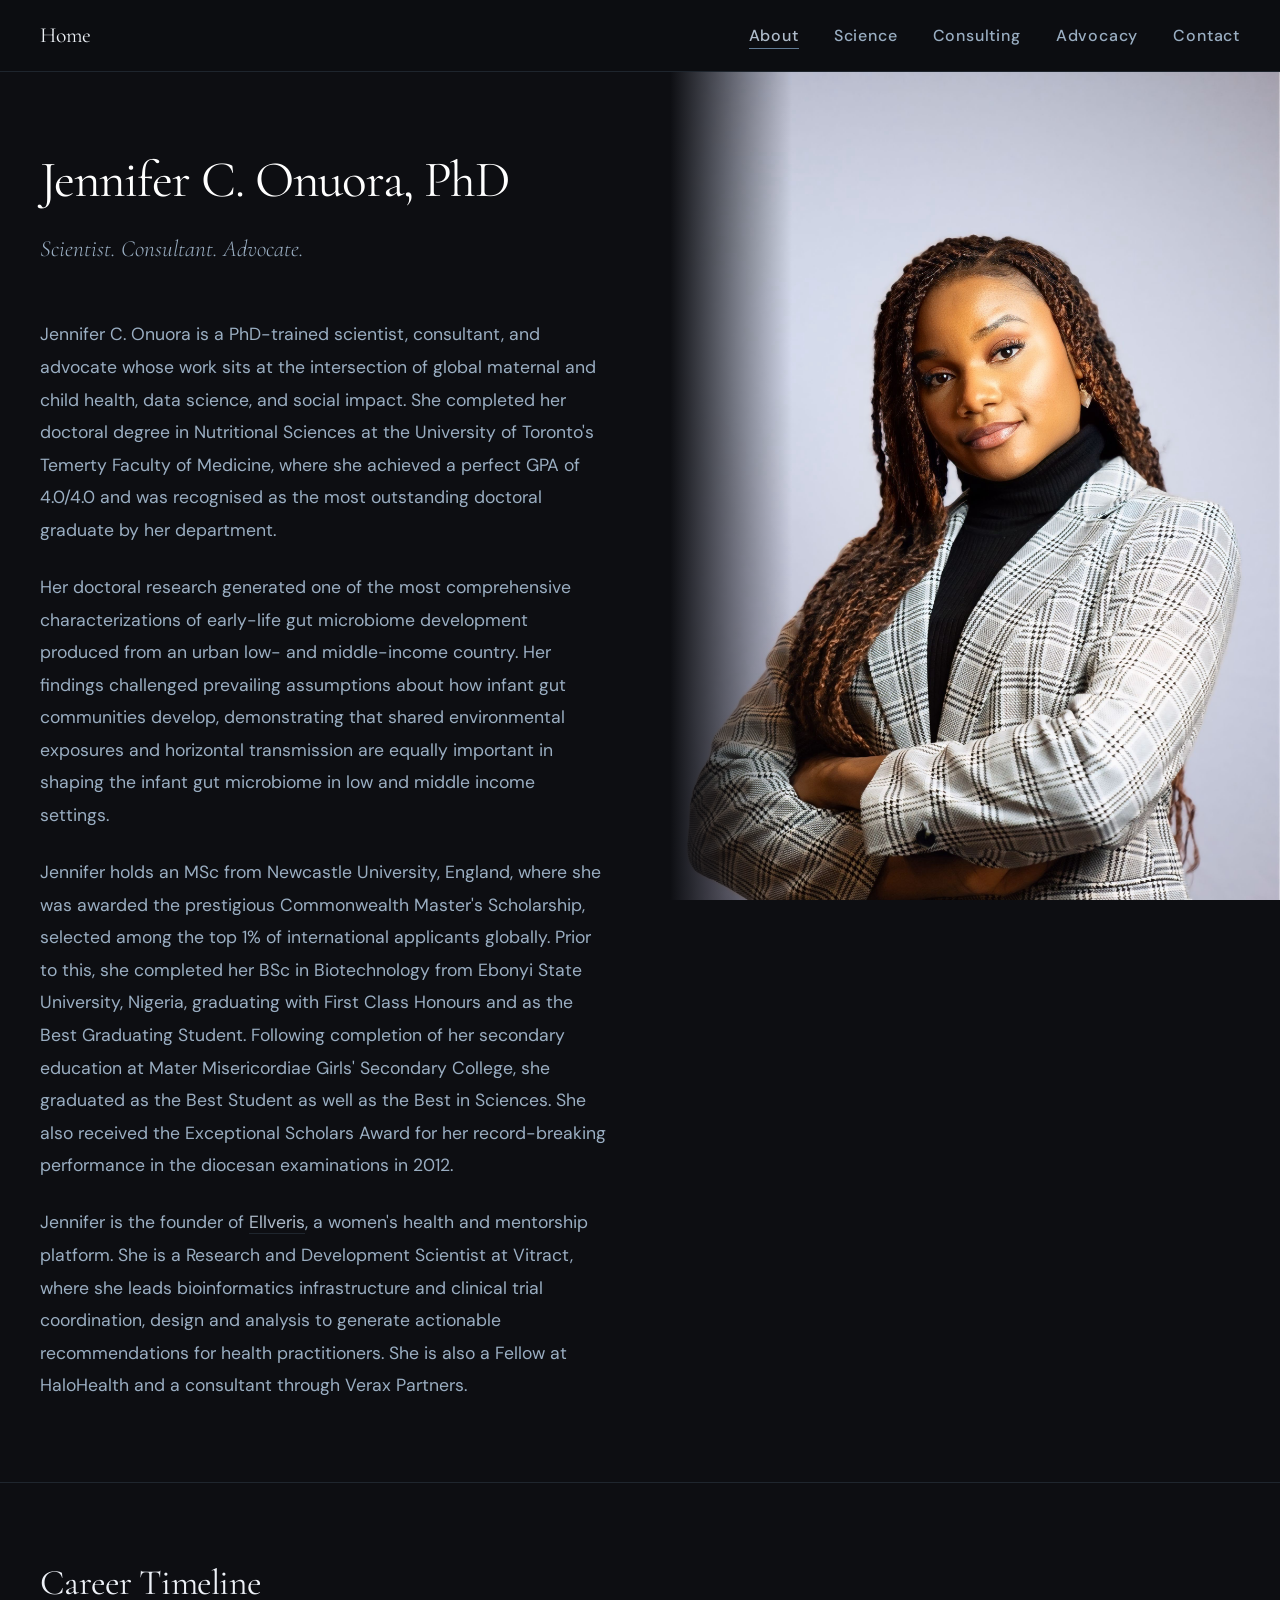
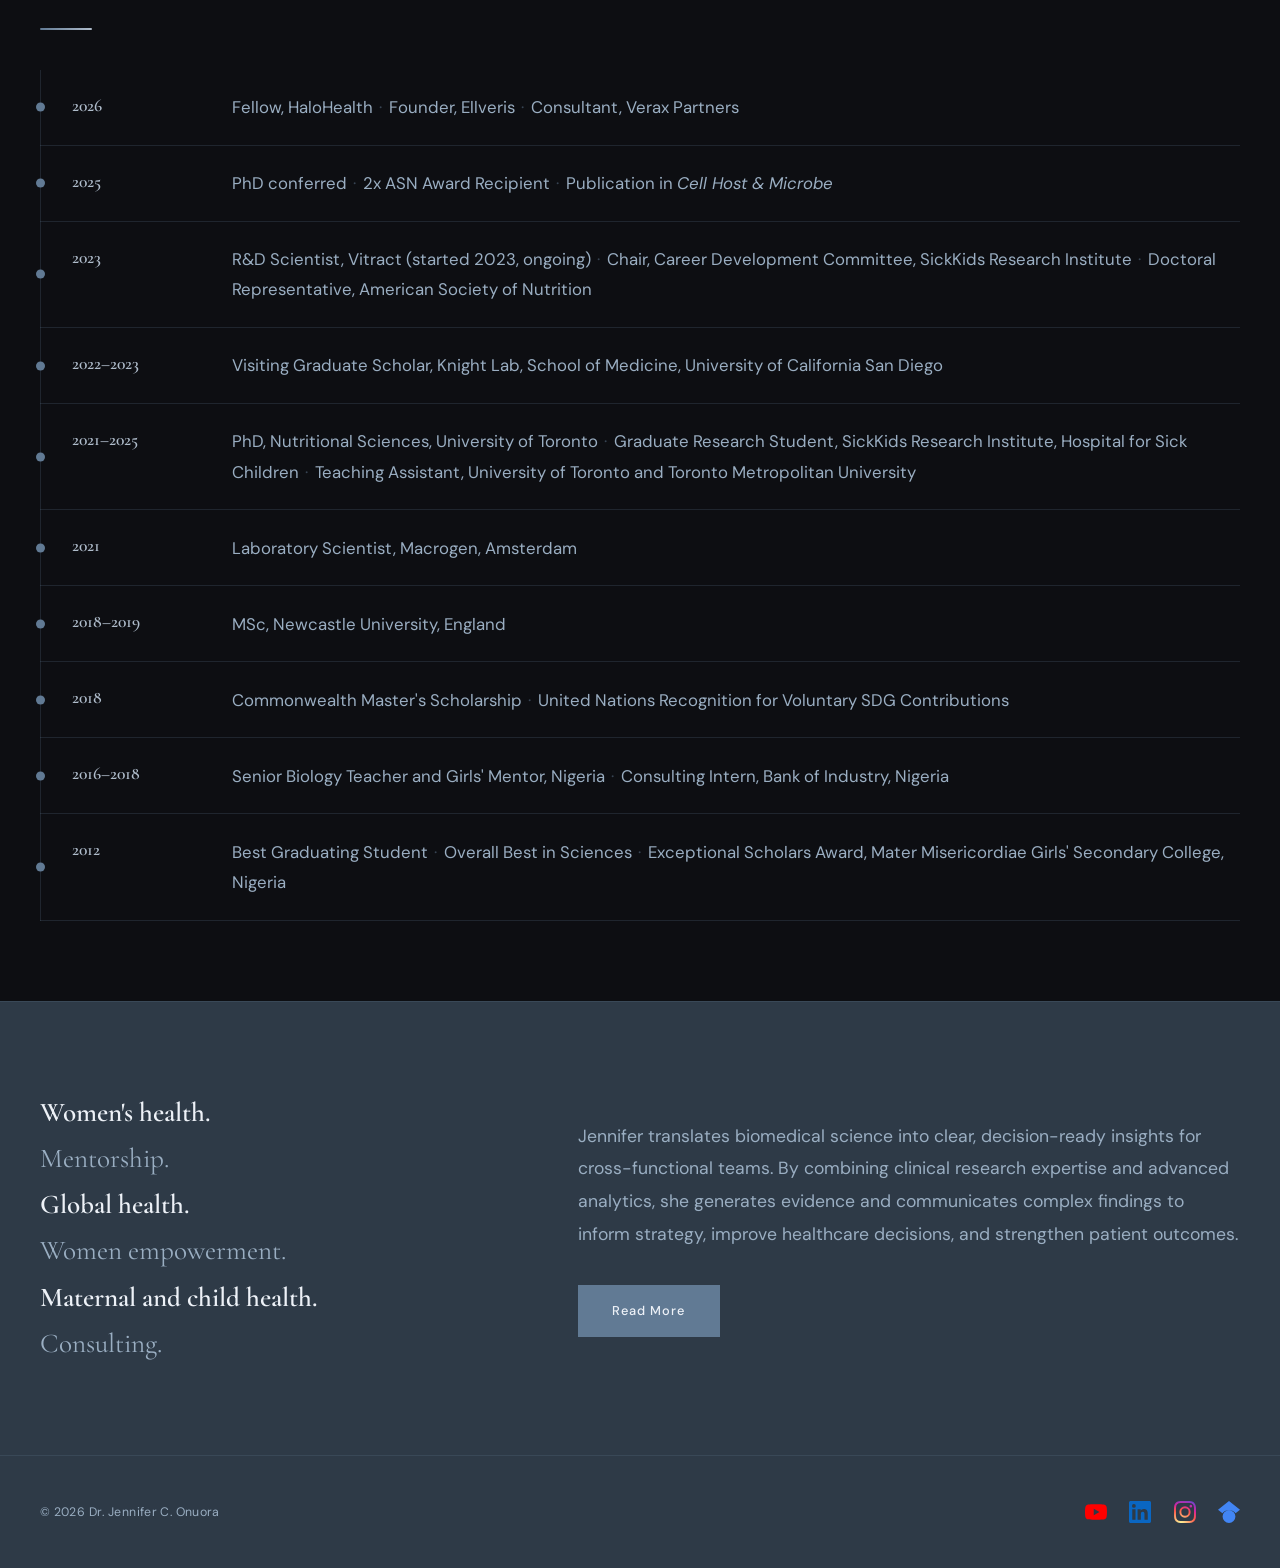
<file: about.html>
<!DOCTYPE html>
<html lang="en">
<head>
  <meta charset="UTF-8">
  <meta name="viewport" content="width=device-width, initial-scale=1.0">
  <title>About | Dr. Jennifer C. Onuora</title>
  <meta name="description" content="Biography, career timeline, and background of Dr. Jennifer C. Onuora, PhD-trained scientist, consultant, and advocate.">
  <link rel="preconnect" href="https://fonts.googleapis.com">
  <link rel="preconnect" href="https://fonts.gstatic.com" crossorigin>
  <link href="https://fonts.googleapis.com/css2?family=Cormorant+Garamond:ital,wght@0,300;0,400;0,600;1,300;1,400&family=DM+Sans:wght@300;400;500&display=swap" rel="stylesheet">
  <link rel="stylesheet" href="styles.css">
  <style>
    /* ── About cover: text left, full-height photo right ── */
    .about-cover {
      display: grid;
      grid-template-columns: 1.1fr 1fr;
      min-height: calc(100vh - var(--nav-h));
      padding-top: var(--nav-h);
      background: var(--bg-primary);
    }
    .about-text-col {
      display: flex;
      flex-direction: column;
      justify-content: center;
      padding: 5rem 4rem 5rem 2.5rem;
      overflow-y: auto;
    }
    .about-text-col h1 {
      font-family: var(--font-display);
      font-size: clamp(2.4rem, 4vw, 3.8rem);
      font-weight: 400;
      color: #ffffff;
      line-height: 1.1;
      letter-spacing: -0.02em;
      margin-bottom: 0.6rem;
    }
    .about-text-col .section-subheading {
      margin-bottom: 2rem;
    }
    .bio-paras p {
      font-size: 1.1rem;
      margin-bottom: 1.55rem;
      color: var(--text-secondary);
      line-height: 1.85;
    }
    .bio-paras p:last-child { margin-bottom: 0; }

    .about-photo-col {
      position: sticky;
      top: var(--nav-h);
      height: calc(100vh - var(--nav-h));
      overflow: hidden;
      background: var(--bg-secondary);
    }
    .about-photo-col img {
      position: absolute;
      width: 100%;
      height: 100%;
      object-fit: cover;
      object-position: center top;
    }
    .about-photo-col::before {
      content: '';
      position: absolute;
      inset: 0;
      background: linear-gradient(to right, var(--bg-primary) 0%, transparent 20%);
      z-index: 1;
      pointer-events: none;
    }

    /* ── Timeline section ── */
    .timeline-section {
      background: var(--bg-primary);
      border-top: 1px solid var(--border-subtle);
      padding: 5rem 2.5rem;
    }
    .timeline-inner { max-width: 1200px; margin: 0 auto; }

    /* Responsive */
    @media (max-width: 1024px) {
      .about-cover { grid-template-columns: 1fr; min-height: auto; }
      .about-photo-col { position: relative; height: 55vh; top: 0; }
      .about-photo-col::before { background: linear-gradient(to bottom, transparent 60%, var(--bg-primary) 100%); }
      .about-text-col { padding: 3.5rem 2.5rem 4rem; }
    }
    @media (max-width: 768px) {
      .about-text-col { padding: 3rem 1.5rem; }
      .timeline-section { padding-left: 1.5rem; padding-right: 1.5rem; }
    }
  </style>
</head>
<body>

  <!-- ── Navigation ── -->
  <nav id="nav">
    <a class="nav-logo" href="index.html">Home</a>
    <ul class="nav-links">
      <li><a href="about.html" class="active">About</a></li>
      <li><a href="science.html">Science</a></li>
      <li><a href="consulting.html">Consulting</a></li>
      <li><a href="advocacy.html">Advocacy</a></li>
      <li><a href="contact.html">Contact</a></li>
    </ul>
    <button class="hamburger" id="hamburger" aria-label="Menu" aria-expanded="false">
      <span></span><span></span><span></span>
    </button>
  </nav>

  <div class="mobile-menu" id="mobileMenu">
    <a href="about.html">About</a>
    <a href="science.html">Science</a>
    <a href="consulting.html">Consulting</a>
    <a href="advocacy.html">Advocacy</a>
    <a href="contact.html">Contact</a>
  </div>

  <!-- ── About Cover ── -->
  <div class="about-cover">
    <div class="about-text-col">
      <h1 class="fi">Jennifer C. Onuora, PhD</h1>
      <p class="section-subheading fi d1">Scientist. Consultant. Advocate.</p>

      <div class="bio-paras" style="margin-top: 1rem;">
        <p class="fi d2">Jennifer C. Onuora is a PhD-trained scientist, consultant, and advocate whose work sits at the intersection of global maternal and child health, data science, and social impact. She completed her doctoral degree in Nutritional Sciences at the University of Toronto's Temerty Faculty of Medicine, where she achieved a perfect GPA of 4.0/4.0 and was recognised as the most outstanding doctoral graduate by her department.</p>

        <p class="fi d3">Her doctoral research generated one of the most comprehensive characterizations of early-life gut microbiome development produced from an urban low- and middle-income country. Her findings challenged prevailing assumptions about how infant gut communities develop, demonstrating that shared environmental exposures and horizontal transmission are equally important in shaping the infant gut microbiome in low and middle income settings.</p>

        <p class="fi d4">Jennifer holds an MSc from Newcastle University, England, where she was awarded the prestigious Commonwealth Master's Scholarship, selected among the top 1% of international applicants globally. Prior to this, she completed her BSc in Biotechnology from Ebonyi State University, Nigeria, graduating with First Class Honours and as the Best Graduating Student. Following completion of her secondary education at Mater Misericordiae Girls' Secondary College, she graduated as the Best Student as well as the Best in Sciences. She also received the Exceptional Scholars Award for her record-breaking performance in the diocesan examinations in 2012.</p>

        <p class="fi">Jennifer is the founder of <a href="https://ellveris.com" target="_blank" rel="noopener" style="color: var(--accent-light); border-bottom: 1px solid var(--border-subtle); transition: border-color 0.22s ease;">Ellveris</a>, a women's health and mentorship platform. She is a Research and Development Scientist at Vitract, where she leads bioinformatics infrastructure and clinical trial coordination, design and analysis to generate actionable recommendations for health practitioners. She is also a Fellow at HaloHealth and a consultant through Verax Partners.</p>
      </div>
    </div>

    <div class="about-photo-col">
      <img src="Bio_Jennifer.JPG" alt="Dr. Jennifer C. Onuora" loading="eager">
    </div>
  </div>

  <!-- ── Career Timeline ── -->
  <div class="timeline-section">
    <div class="timeline-inner">
      <h2 class="section-heading fi" style="font-size: clamp(1.7rem, 2.8vw, 2.4rem);">Career Timeline</h2>
      <div class="rule fi"></div>
      <div class="timeline">

        <div class="tl-item fi">
          <div class="tl-year">2026</div>
          <div class="tl-desc">Fellow, HaloHealth<span class="tl-sep">·</span>Founder, Ellveris<span class="tl-sep">·</span>Consultant, Verax Partners</div>
        </div>

        <div class="tl-item fi">
          <div class="tl-year">2025</div>
          <div class="tl-desc">PhD conferred<span class="tl-sep">·</span>2x ASN Award Recipient<span class="tl-sep">·</span>Publication in <em>Cell Host &amp; Microbe</em></div>
        </div>

        <div class="tl-item fi">
          <div class="tl-year">2023</div>
          <div class="tl-desc">R&amp;D Scientist, Vitract (started 2023, ongoing)<span class="tl-sep">·</span>Chair, Career Development Committee, SickKids Research Institute<span class="tl-sep">·</span>Doctoral Representative, American Society of Nutrition</div>
        </div>

        <div class="tl-item fi">
          <div class="tl-year">2022–2023</div>
          <div class="tl-desc">Visiting Graduate Scholar, Knight Lab, School of Medicine, University of California San Diego</div>
        </div>

        <div class="tl-item fi">
          <div class="tl-year">2021–2025</div>
          <div class="tl-desc">PhD, Nutritional Sciences, University of Toronto<span class="tl-sep">·</span>Graduate Research Student, SickKids Research Institute, Hospital for Sick Children<span class="tl-sep">·</span>Teaching Assistant, University of Toronto and Toronto Metropolitan University</div>
        </div>

        <div class="tl-item fi">
          <div class="tl-year">2021</div>
          <div class="tl-desc">Laboratory Scientist, Macrogen, Amsterdam</div>
        </div>

        <div class="tl-item fi">
          <div class="tl-year">2018–2019</div>
          <div class="tl-desc">MSc, Newcastle University, England</div>
        </div>

        <div class="tl-item fi">
          <div class="tl-year">2018</div>
          <div class="tl-desc">Commonwealth Master's Scholarship<span class="tl-sep">·</span>United Nations Recognition for Voluntary SDG Contributions</div>
        </div>

        <div class="tl-item fi">
          <div class="tl-year">2016–2018</div>
          <div class="tl-desc">Senior Biology Teacher and Girls' Mentor, Nigeria<span class="tl-sep">·</span>Consulting Intern, Bank of Industry, Nigeria</div>
        </div>

        <div class="tl-item fi">
          <div class="tl-year">2012</div>
          <div class="tl-desc">Best Graduating Student<span class="tl-sep">·</span>Overall Best in Sciences<span class="tl-sep">·</span>Exceptional Scholars Award, Mater Misericordiae Girls' Secondary College, Nigeria</div>
        </div>

      </div>
    </div>
  </div>

  <!-- ── Speaking & Consulting CTA ── -->
  <div class="speaking-cta">
    <div class="speaking-cta-grid">
      <div class="speaking-topics fi">
        <span class="bold">Women's health.</span>
        <span>Mentorship.</span>
        <span class="bold">Global health.</span>
        <span>Women empowerment.</span>
        <span class="bold">Maternal and child health.</span>
        <span>Consulting.</span>
      </div>
      <div class="speaking-cta-body fi d1">
        <p>Jennifer translates biomedical science into clear, decision-ready insights for cross-functional teams. By combining clinical research expertise and advanced analytics, she generates evidence and communicates complex findings to inform strategy, improve healthcare decisions, and strengthen patient outcomes.</p>
        <a href="consulting.html" class="btn btn-primary">Read More</a>
      </div>
    </div>
  </div>


  <!-- ── Footer ── -->
  <footer>
    <div class="footer-inner">
      <p class="footer-copy">© 2026 Dr. Jennifer C. Onuora</p>
      <div class="footer-social">
        <a href="https://www.youtube.com/@DrJenniferOnuora" target="_blank" rel="noopener" aria-label="YouTube">
          <svg class="social-icon" viewBox="0 0 24 24" xmlns="http://www.w3.org/2000/svg"><path fill="#FF0000" d="M23.498 6.186a3.016 3.016 0 0 0-2.122-2.136C19.505 3.545 12 3.545 12 3.545s-7.505 0-9.377.505A3.017 3.017 0 0 0 .502 6.186C0 8.07 0 12 0 12s0 3.93.502 5.814a3.016 3.016 0 0 0 2.122 2.136c1.871.505 9.376.505 9.376.505s7.505 0 9.377-.505a3.015 3.015 0 0 0 2.122-2.136C24 15.93 24 12 24 12s0-3.93-.502-5.814zM9.545 15.568V8.432L15.818 12l-6.273 3.568z"/></svg>
        </a>
        <a href="https://linkedin.com/in/jenniferconuora" target="_blank" rel="noopener" aria-label="LinkedIn">
          <svg class="social-icon" viewBox="0 0 24 24" xmlns="http://www.w3.org/2000/svg"><path fill="#0A66C2" d="M20.447 20.452h-3.554v-5.569c0-1.328-.027-3.037-1.852-3.037-1.853 0-2.136 1.445-2.136 2.939v5.667H9.351V9h3.414v1.561h.046c.477-.9 1.637-1.85 3.37-1.85 3.601 0 4.267 2.37 4.267 5.455v6.286zM5.337 7.433a2.062 2.062 0 0 1-2.063-2.065 2.064 2.064 0 1 1 2.063 2.065zm1.782 13.019H3.555V9h3.564v11.452zM22.225 0H1.771C.792 0 0 .774 0 1.729v20.542C0 23.227.792 24 1.771 24h20.451C23.2 24 24 23.227 24 22.271V1.729C24 .774 23.2 0 22.222 0h.003z"/></svg>
        </a>
        <a href="https://www.instagram.com/drjenniferonuora" target="_blank" rel="noopener" aria-label="Instagram">
          <svg class="social-icon" viewBox="0 0 24 24" xmlns="http://www.w3.org/2000/svg"><defs><radialGradient id="ig1" cx="30%" cy="107%" r="150%"><stop offset="0%" stop-color="#fdf497"/><stop offset="5%" stop-color="#fdf497"/><stop offset="45%" stop-color="#fd5949"/><stop offset="60%" stop-color="#d6249f"/><stop offset="90%" stop-color="#285AEB"/></radialGradient></defs><path fill="url(#ig1)" d="M12 2.163c3.204 0 3.584.012 4.85.07 3.252.148 4.771 1.691 4.919 4.919.058 1.265.069 1.645.069 4.849 0 3.205-.012 3.584-.069 4.849-.149 3.225-1.664 4.771-4.919 4.919-1.266.058-1.644.07-4.85.07-3.204 0-3.584-.012-4.849-.07-3.26-.149-4.771-1.699-4.919-4.92-.058-1.265-.07-1.644-.07-4.849 0-3.204.013-3.583.07-4.849.149-3.227 1.664-4.771 4.919-4.919 1.266-.057 1.645-.069 4.849-.069zM12 0C8.741 0 8.333.014 7.053.072 2.695.272.273 2.69.073 7.052.014 8.333 0 8.741 0 12c0 3.259.014 3.668.072 4.948.2 4.358 2.618 6.78 6.98 6.98C8.333 23.986 8.741 24 12 24c3.259 0 3.668-.014 4.948-.072 4.354-.2 6.782-2.618 6.979-6.98.059-1.28.073-1.689.073-4.948 0-3.259-.014-3.667-.072-4.947-.196-4.354-2.617-6.78-6.979-6.98C15.668.014 15.259 0 12 0zm0 5.838a6.162 6.162 0 1 0 0 12.324 6.162 6.162 0 0 0 0-12.324zM12 16a4 4 0 1 1 0-8 4 4 0 0 1 0 8zm6.406-11.845a1.44 1.44 0 1 0 0 2.881 1.44 1.44 0 0 0 0-2.881z"/></svg>
        </a>
        <a href="https://scholar.google.ca/citations?user=dz2XtNoAAAAJ&hl=en" target="_blank" rel="noopener" aria-label="Google Scholar">
          <svg class="social-icon" viewBox="0 0 24 24" xmlns="http://www.w3.org/2000/svg"><path fill="#4285F4" d="M12 24a7 7 0 1 1 0-14 7 7 0 0 1 0 14zm0-24L0 9.5l4.838 3.94A8 8 0 0 1 12 10a8 8 0 0 1 7.162 3.44L24 9.5z"/></svg>
        </a>
      </div>
    </div>
  </footer>

  <script>
    'use strict';
    const hamburger  = document.getElementById('hamburger');
    const mobileMenu = document.getElementById('mobileMenu');
    hamburger.addEventListener('click', () => {
      const open = mobileMenu.classList.toggle('open');
      hamburger.classList.toggle('open', open);
      hamburger.setAttribute('aria-expanded', String(open));
    });
    document.querySelectorAll('.mobile-menu a').forEach(a => {
      a.addEventListener('click', () => {
        mobileMenu.classList.remove('open');
        hamburger.classList.remove('open');
        hamburger.setAttribute('aria-expanded', 'false');
      });
    });
    const fadeObserver = new IntersectionObserver(entries => {
      entries.forEach(e => { if (e.isIntersecting) { e.target.classList.add('visible'); fadeObserver.unobserve(e.target); } });
    }, { threshold: 0.08, rootMargin: '0px 0px -50px 0px' });
    document.querySelectorAll('.fi').forEach(el => fadeObserver.observe(el));
  </script>

</body>
</html>
</file>
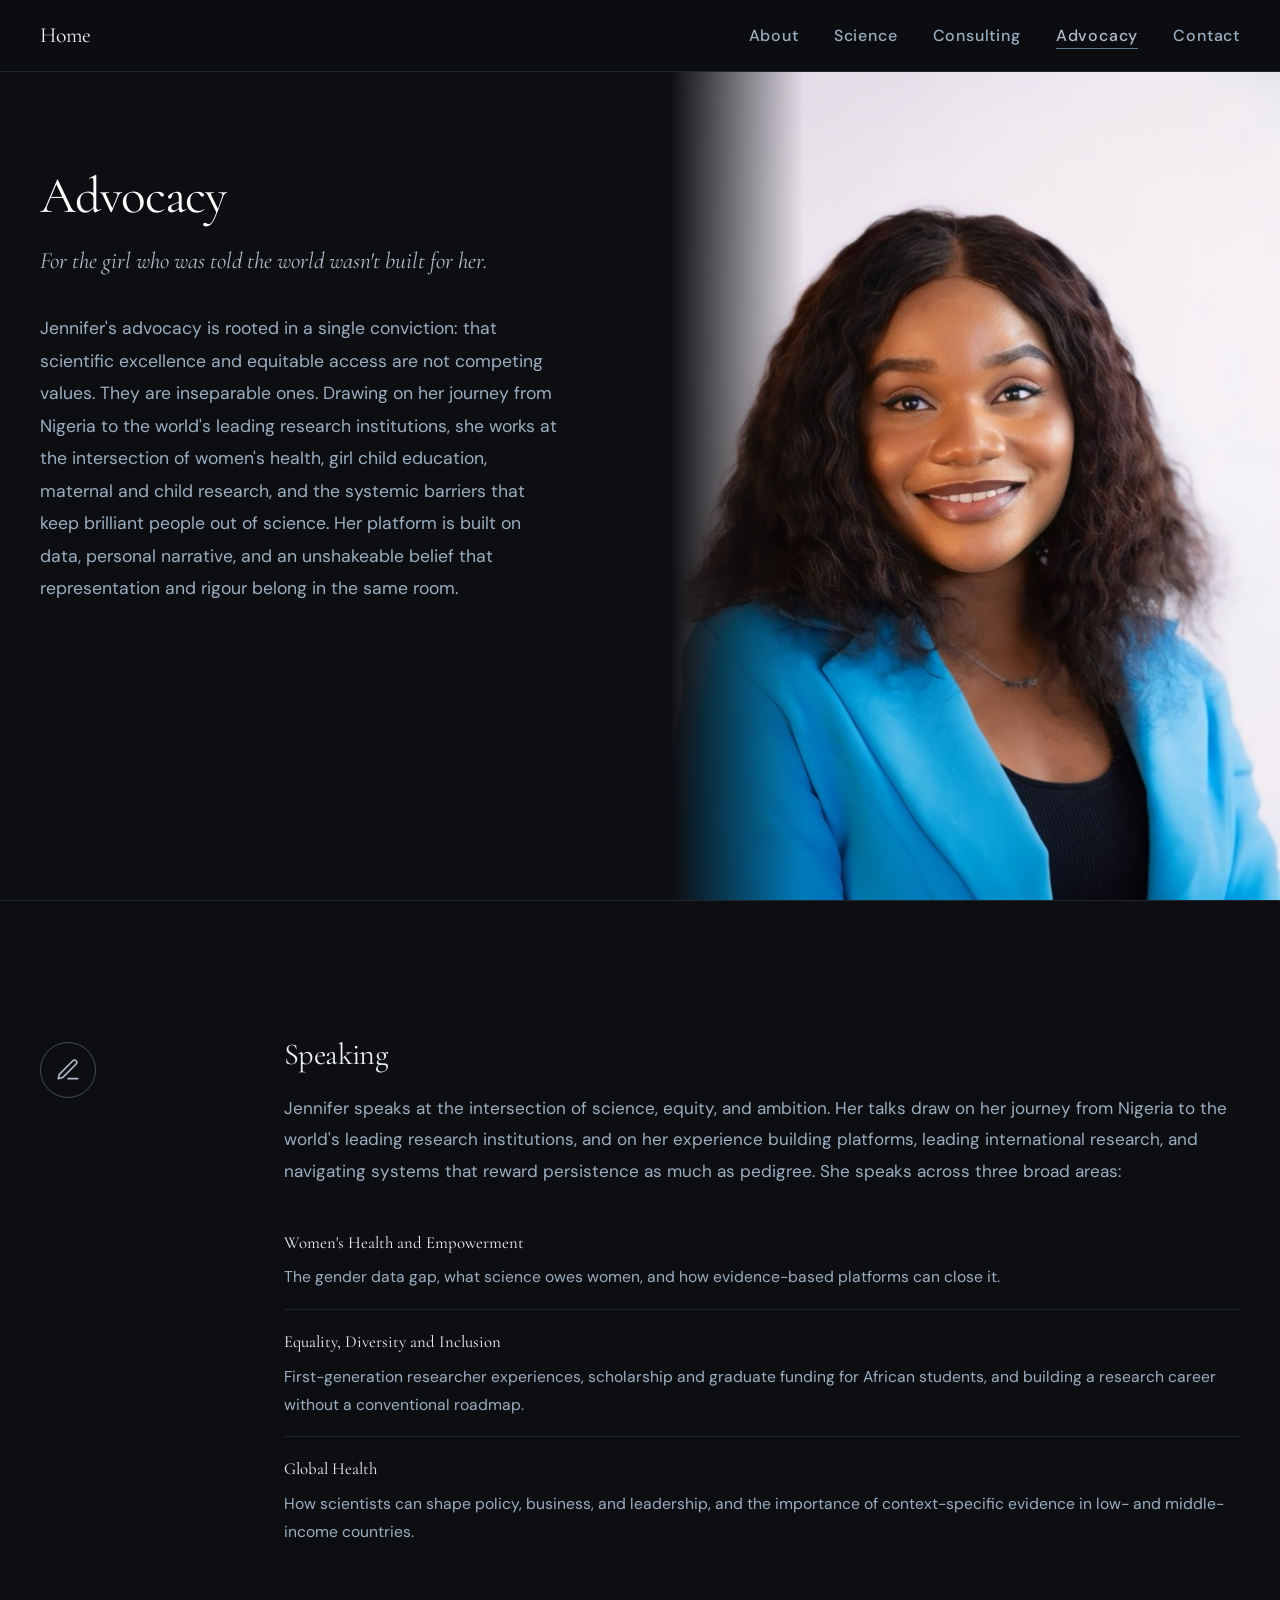
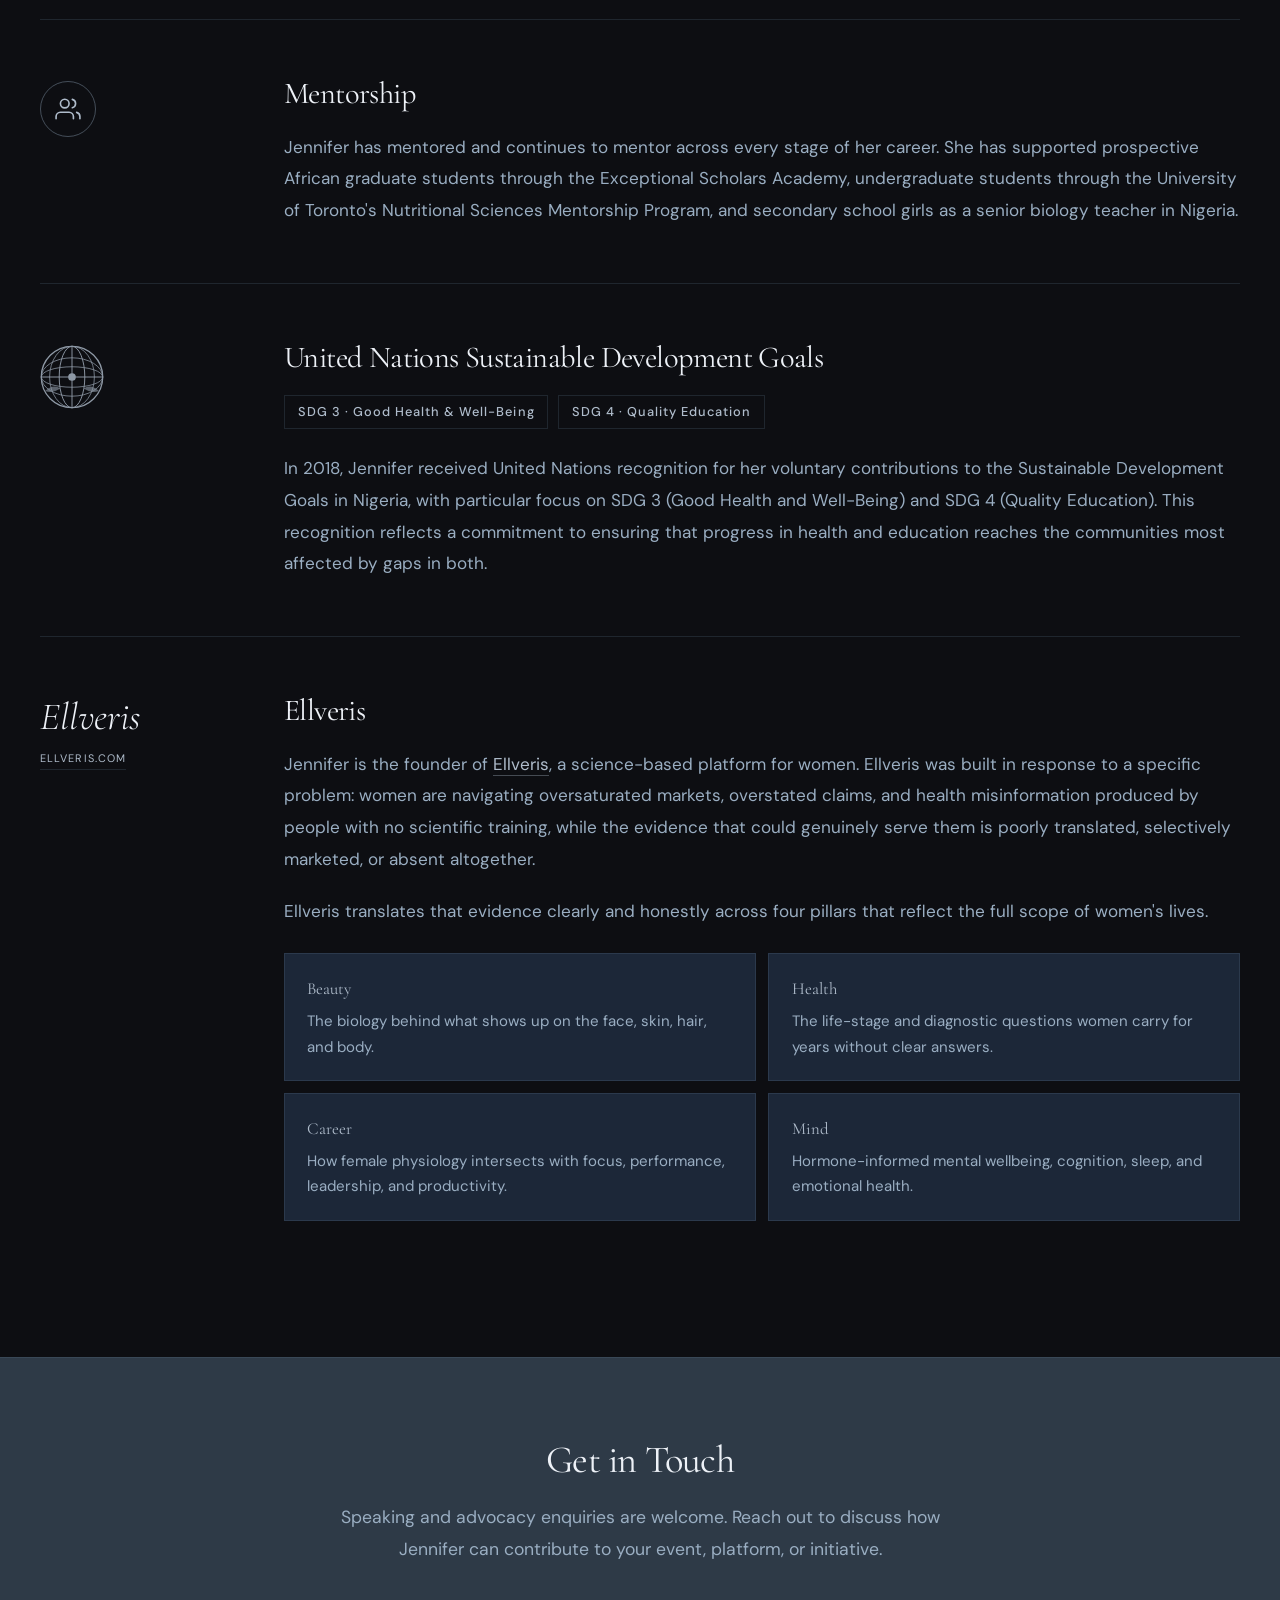
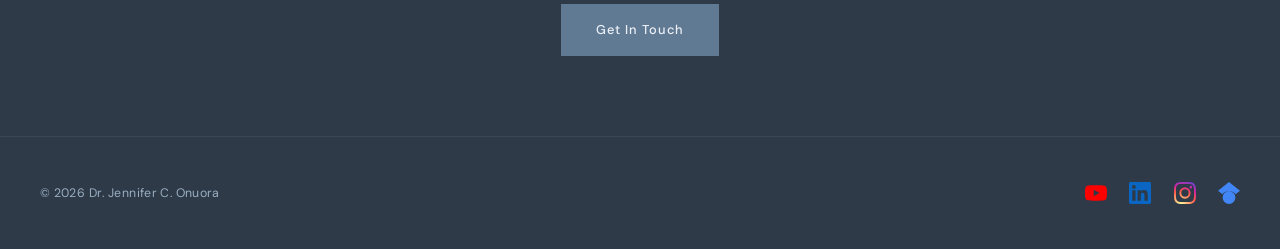
<file: advocacy.html>
<!DOCTYPE html>
<html lang="en">
<head>
  <meta charset="UTF-8">
  <meta name="viewport" content="width=device-width, initial-scale=1.0">
  <title>Advocacy | Dr. Jennifer C. Onuora</title>
  <meta name="description" content="Advocacy, speaking, and social impact work by Dr. Jennifer C. Onuora, including Ellveris, UN SDG contributions, mentorship, and speaking engagements.">
  <link rel="preconnect" href="https://fonts.googleapis.com">
  <link rel="preconnect" href="https://fonts.gstatic.com" crossorigin>
  <link href="https://fonts.googleapis.com/css2?family=Cormorant+Garamond:ital,wght@0,300;0,400;0,600;1,300;1,400&family=DM+Sans:wght@300;400;500&display=swap" rel="stylesheet">
  <link rel="stylesheet" href="styles.css">
  <style>
    /* ── Cover: heading left, photo right ── */
    .advocacy-cover {
      display: grid;
      grid-template-columns: 1.1fr 1fr;
      min-height: calc(100vh - var(--nav-h));
      padding-top: var(--nav-h);
      background: var(--bg-primary);
    }
    .cover-photo {
      position: relative;
      overflow: hidden;
      background: var(--bg-secondary);
    }
    .cover-photo img {
      position: absolute;
      width: 100%;
      height: 100%;
      object-fit: cover;
      object-position: center top;
    }
    .cover-photo::after {
      content: '';
      position: absolute;
      inset: 0;
      background: linear-gradient(to right, var(--bg-primary) 0%, transparent 22%);
      z-index: 1;
      pointer-events: none;
    }
    .cover-text {
      display: flex;
      flex-direction: column;
      justify-content: flex-start;
      padding: 6rem 4rem 5rem 2.5rem;
      min-height: calc(100vh - var(--nav-h));
    }
    .cover-text h1 {
      font-family: var(--font-display);
      font-size: clamp(2.4rem, 4vw, 3.8rem);
      font-weight: 400;
      color: #ffffff;
      line-height: 1.1;
      letter-spacing: -0.02em;
      margin-bottom: 1rem;
    }
    .cover-subhead {
      font-family: var(--font-display);
      font-size: clamp(1.15rem, 2vw, 1.45rem);
      font-style: italic;
      font-weight: 400;
      color: var(--accent-light);
      margin-bottom: 1.8rem;
    }
    .cover-body {
      font-size: 1.1rem;
      color: var(--text-secondary);
      line-height: 1.85;
      max-width: 520px;
    }

    /* ── Impact section wrapper ── */
    .impact-section {
      background: var(--bg-primary);
      padding: 5rem 2.5rem;
      border-top: 1px solid var(--border-subtle);
    }
    .impact-inner { max-width: 1200px; margin: 0 auto; }

    /* ── Impact entry: logo/image left, text right ── */
    .impact-entry {
      display: grid;
      grid-template-columns: 180px 1fr;
      gap: 4rem;
      padding: 3.5rem 0;
      border-bottom: 1px solid var(--border-subtle);
      align-items: start;
    }
    .impact-entry:last-child { border-bottom: none; }

    /* Logo column */
    .impact-logo {
      display: flex;
      flex-direction: column;
      align-items: flex-start;
      gap: 0.8rem;
      padding-top: 0.3rem;
    }
    .impact-logo img {
      max-width: 140px;
      max-height: 60px;
      object-fit: contain;
      filter: brightness(0) invert(0.85);
      transition: filter 0.28s ease;
    }
    .impact-logo img:hover { filter: none; }

    /* Ellveris wordmark (used when no logo image) */
    .impact-wordmark {
      font-family: var(--font-display);
      font-size: clamp(1.8rem, 3vw, 2.6rem);
      font-style: italic;
      font-weight: 300;
      color: var(--text-primary);
      line-height: 1;
    }

    /* UN SVG emblem */
    .un-emblem {
      width: 64px;
      height: 64px;
      opacity: 0.8;
    }

    /* Speaking + Mentorship: decorative icon column */
    .impact-icon {
      width: 56px;
      height: 56px;
      border: 1px solid var(--border-strong);
      border-radius: 50%;
      display: flex;
      align-items: center;
      justify-content: center;
      flex-shrink: 0;
    }
    .impact-icon svg { width: 26px; height: 26px; }

    /* Text column */
    .impact-body h2 {
      font-family: var(--font-display);
      font-size: clamp(1.4rem, 2.4vw, 1.9rem);
      font-weight: 400;
      color: var(--text-primary);
      line-height: 1.2;
      margin-bottom: 1.2rem;
    }
    .impact-body p {
      font-size: 1.07rem;
      color: var(--text-secondary);
      line-height: 1.85;
      margin-bottom: 1.3rem;
    }
    .impact-body p:last-child { margin-bottom: 0; }
    .impact-body a {
      color: var(--accent-light);
      border-bottom: 1px solid rgba(175,188,203,0.35);
      transition: color 0.22s ease, border-color 0.22s ease;
    }
    .impact-body a:hover { color: var(--text-primary); border-color: var(--accent-vivid); }

    /* Ellveris pillars */
    .ellveris-pillars {
      display: grid;
      grid-template-columns: 1fr 1fr;
      gap: 0.8rem;
      margin-top: 1.6rem;
    }
    .pillar {
      background: var(--bg-secondary);
      border: 1px solid var(--border-subtle);
      padding: 1.2rem 1.4rem;
    }
    .pillar-name {
      font-family: var(--font-display);
      font-size: 1.05rem;
      color: var(--accent-light);
      margin-bottom: 0.35rem;
    }
    .pillar p { font-size: 0.94rem; line-height: 1.72; margin-bottom: 0; }

    /* Ellveris pillar as link */
    a.pillar {
      display: block;
      text-decoration: none;
      color: inherit;
      background: var(--bg-secondary);
      border: 1px solid var(--border-subtle);
      padding: 1.2rem 1.4rem;
      transition: border-color 0.22s ease, background 0.22s ease;
    }
    a.pillar:hover { border-color: var(--accent-vivid); background: var(--bg-card); }

    /* SDG tags */
    .sdg-tags {
      display: flex;
      flex-wrap: wrap;
      gap: 0.6rem;
      margin: 1.2rem 0 1.5rem;
    }
    .sdg-tag {
      font-size: 0.80rem;
      letter-spacing: 0.08em;
      color: var(--accent-light);
      border: 1px solid var(--border-subtle);
      padding: 0.3rem 0.8rem;
      font-weight: 500;
    }

    /* Speaking areas */
    .speaking-areas { margin-top: 1.4rem; }
    .speaking-area {
      padding: 1.1rem 0;
      border-bottom: 1px solid var(--border-subtle);
    }
    .speaking-area:last-child { border-bottom: none; }
    .speaking-area-title {
      font-family: var(--font-display);
      font-size: 1.05rem;
      color: var(--text-primary);
      margin-bottom: 0.4rem;
    }
    .speaking-area p { font-size: 0.98rem; line-height: 1.76; margin-bottom: 0; }

    /* CTA */
    .cta-section {
      background: var(--bg-card);
      border-top: 1px solid var(--border-subtle);
      padding: 5rem 2.5rem;
      text-align: center;
    }
    .cta-inner { max-width: 640px; margin: 0 auto; }
    .cta-inner h2 {
      font-family: var(--font-display);
      font-size: clamp(1.8rem, 3vw, 2.6rem);
      color: var(--text-primary);
      margin-bottom: 1.2rem;
    }
    .cta-inner p { font-size: 1.1rem; margin-bottom: 2.4rem; }

    /* Responsive */
    @media (max-width: 1024px) {
      .advocacy-cover { grid-template-columns: 1fr; min-height: auto; }
      .cover-photo { position: relative; min-height: 55vh; }
      .cover-photo::after { background: linear-gradient(to bottom, transparent 60%, var(--bg-primary) 100%); }
      .cover-text { padding: 3.5rem 2.5rem; min-height: auto; }
      .impact-entry { grid-template-columns: 1fr; gap: 1.8rem; }
      .ellveris-pillars { grid-template-columns: 1fr; }
    }
    @media (max-width: 768px) {
      .impact-section { padding-left: 1.5rem; padding-right: 1.5rem; }
      .cta-section { padding-left: 1.5rem; padding-right: 1.5rem; }
      .cover-text { padding: 3rem 1.5rem; }
    }
  </style>
</head>
<body>

  <!-- ── Navigation ── -->
  <nav id="nav">
    <a class="nav-logo" href="index.html">Home</a>
    <ul class="nav-links">
      <li><a href="about.html">About</a></li>
      <li><a href="science.html">Science</a></li>
      <li><a href="consulting.html">Consulting</a></li>
      <li><a href="advocacy.html" class="active">Advocacy</a></li>
      <li><a href="contact.html">Contact</a></li>
    </ul>
    <button class="hamburger" id="hamburger" aria-label="Menu" aria-expanded="false">
      <span></span><span></span><span></span>
    </button>
  </nav>

  <div class="mobile-menu" id="mobileMenu">
    <a href="about.html">About</a>
    <a href="science.html">Science</a>
    <a href="consulting.html">Consulting</a>
    <a href="advocacy.html">Advocacy</a>
    <a href="contact.html">Contact</a>
  </div>

  <!-- ── Cover: heading left, photo right ── -->
  <div class="advocacy-cover">
    <div class="cover-text">
      <h1 class="fi">Advocacy</h1>
      <p class="cover-subhead fi d1">For the girl who was told the world wasn't built for her.</p>
      <p class="cover-body fi d2">Jennifer's advocacy is rooted in a single conviction: that scientific excellence and equitable access are not competing values. They are inseparable ones. Drawing on her journey from Nigeria to the world's leading research institutions, she works at the intersection of women's health, girl child education, maternal and child research, and the systemic barriers that keep brilliant people out of science. Her platform is built on data, personal narrative, and an unshakeable belief that representation and rigour belong in the same room.</p>
    </div>
    <div class="cover-photo">
      <img src="Jennifer_Onuora_Headshot.JPG" alt="Dr. Jennifer C. Onuora" loading="eager">
    </div>
  </div>

  <!-- ── Impact ── -->
  <div class="impact-section">
    <div class="impact-inner">

      <!-- Speaking (first) -->
      <div class="impact-entry fi">
        <div class="impact-logo">
          <div class="impact-icon">
            <svg viewBox="0 0 24 24" fill="none" xmlns="http://www.w3.org/2000/svg">
              <path d="M12 20h9" stroke="#AFBCCB" stroke-width="1.5" stroke-linecap="round"/>
              <path d="M16.5 3.5a2.121 2.121 0 0 1 3 3L7 19l-4 1 1-4L16.5 3.5z" stroke="#AFBCCB" stroke-width="1.5" stroke-linecap="round" stroke-linejoin="round"/>
            </svg>
          </div>
        </div>
        <div class="impact-body">
          <h2>Speaking</h2>
          <p>Jennifer speaks at the intersection of science, equity, and ambition. Her talks draw on her journey from Nigeria to the world's leading research institutions, and on her experience building platforms, leading international research, and navigating systems that reward persistence as much as pedigree. She speaks across three broad areas:</p>
          <div class="speaking-areas">
            <div class="speaking-area">
              <div class="speaking-area-title">Women's Health and Empowerment</div>
              <p>The gender data gap, what science owes women, and how evidence-based platforms can close it.</p>
            </div>
            <div class="speaking-area">
              <div class="speaking-area-title">Equality, Diversity and Inclusion</div>
              <p>First-generation researcher experiences, scholarship and graduate funding for African students, and building a research career without a conventional roadmap.</p>
            </div>
            <div class="speaking-area">
              <div class="speaking-area-title">Global Health</div>
              <p>How scientists can shape policy, business, and leadership, and the importance of context-specific evidence in low- and middle-income countries.</p>
            </div>
          </div>
        </div>
      </div>

      <!-- Mentorship (second) -->
      <div class="impact-entry fi">
        <div class="impact-logo">
          <div class="impact-icon">
            <svg viewBox="0 0 24 24" fill="none" xmlns="http://www.w3.org/2000/svg">
              <path d="M17 21v-2a4 4 0 0 0-4-4H5a4 4 0 0 0-4 4v2" stroke="#AFBCCB" stroke-width="1.5" stroke-linecap="round"/>
              <circle cx="9" cy="7" r="4" stroke="#AFBCCB" stroke-width="1.5"/>
              <path d="M23 21v-2a4 4 0 0 0-3-3.87" stroke="#AFBCCB" stroke-width="1.5" stroke-linecap="round"/>
              <path d="M16 3.13a4 4 0 0 1 0 7.75" stroke="#AFBCCB" stroke-width="1.5" stroke-linecap="round"/>
            </svg>
          </div>
        </div>
        <div class="impact-body">
          <h2>Mentorship</h2>
          <p>Jennifer has mentored and continues to mentor across every stage of her career. She has supported prospective African graduate students through the Exceptional Scholars Academy, undergraduate students through the University of Toronto's Nutritional Sciences Mentorship Program, and secondary school girls as a senior biology teacher in Nigeria.</p>
        </div>
      </div>

      <!-- UN SDGs (third) -->
      <div class="impact-entry fi">
        <div class="impact-logo">
          <svg class="un-emblem" viewBox="0 0 100 100" xmlns="http://www.w3.org/2000/svg" aria-label="United Nations">
            <circle cx="50" cy="50" r="48" fill="none" stroke="#AFBCCB" stroke-width="2"/>
            <ellipse cx="50" cy="50" rx="20" ry="48" fill="none" stroke="#AFBCCB" stroke-width="1.5"/>
            <ellipse cx="50" cy="50" rx="35" ry="48" fill="none" stroke="#AFBCCB" stroke-width="1.2"/>
            <line x1="2" y1="50" x2="98" y2="50" stroke="#AFBCCB" stroke-width="1.5"/>
            <line x1="50" y1="2" x2="50" y2="98" stroke="#AFBCCB" stroke-width="1.5"/>
            <ellipse cx="50" cy="50" rx="48" ry="16" fill="none" stroke="#AFBCCB" stroke-width="1.2"/>
            <ellipse cx="50" cy="50" rx="48" ry="30" fill="none" stroke="#AFBCCB" stroke-width="1.2"/>
            <circle cx="50" cy="50" r="6" fill="#AFBCCB"/>
            <path d="M8,72 Q20,60 32,68 Q20,76 8,72Z" fill="#AFBCCB" opacity="0.6"/>
            <path d="M92,72 Q80,60 68,68 Q80,76 92,72Z" fill="#AFBCCB" opacity="0.6"/>
          </svg>
        </div>
        <div class="impact-body">
          <h2>United Nations Sustainable Development Goals</h2>
          <div class="sdg-tags">
            <span class="sdg-tag">SDG 3 · Good Health &amp; Well-Being</span>
            <span class="sdg-tag">SDG 4 · Quality Education</span>
          </div>
          <p>In 2018, Jennifer received United Nations recognition for her voluntary contributions to the Sustainable Development Goals in Nigeria, with particular focus on SDG 3 (Good Health and Well-Being) and SDG 4 (Quality Education). This recognition reflects a commitment to ensuring that progress in health and education reaches the communities most affected by gaps in both.</p>
        </div>
      </div>

      <!-- Ellveris (last) -->
      <div class="impact-entry fi">
        <div class="impact-logo">
          <div class="impact-wordmark">Ellveris</div>
          <a href="https://ellveris.com" target="_blank" rel="noopener" style="font-size:0.68rem; letter-spacing:0.1em; text-transform:uppercase; color:var(--accent-light); border-bottom:1px solid var(--border-subtle); padding-bottom:1px; transition:color 0.22s ease;">ellveris.com</a>
        </div>
        <div class="impact-body">
          <h2>Ellveris</h2>
          <p>Jennifer is the founder of <a href="https://ellveris.com" target="_blank" rel="noopener">Ellveris</a>, a science-based platform for women. Ellveris was built in response to a specific problem: women are navigating oversaturated markets, overstated claims, and health misinformation produced by people with no scientific training, while the evidence that could genuinely serve them is poorly translated, selectively marketed, or absent altogether.</p>
          <p>Ellveris translates that evidence clearly and honestly across four pillars that reflect the full scope of women's lives.</p>
          <div class="ellveris-pillars">
            <a href="https://ellveris.com/beauty.html" target="_blank" rel="noopener" class="pillar">
              <div class="pillar-name">Beauty</div>
              <p>The biology behind what shows up on the face, skin, hair, and body.</p>
            </a>
            <a href="https://ellveris.com/health.html" target="_blank" rel="noopener" class="pillar">
              <div class="pillar-name">Health</div>
              <p>The life-stage and diagnostic questions women carry for years without clear answers.</p>
            </a>
            <a href="https://ellveris.com/career.html" target="_blank" rel="noopener" class="pillar">
              <div class="pillar-name">Career</div>
              <p>How female physiology intersects with focus, performance, leadership, and productivity.</p>
            </a>
            <a href="https://ellveris.com/mind.html" target="_blank" rel="noopener" class="pillar">
              <div class="pillar-name">Mind</div>
              <p>Hormone-informed mental wellbeing, cognition, sleep, and emotional health.</p>
            </a>
          </div>
        </div>
      </div>

    </div>
  </div>

  <!-- ── CTA ── -->
  <div class="cta-section">
    <div class="cta-inner fi">
      <h2>Get in Touch</h2>
      <p>Speaking and advocacy enquiries are welcome. Reach out to discuss how Jennifer can contribute to your event, platform, or initiative.</p>
      <a href="contact.html" class="btn btn-primary">Get In Touch</a>
    </div>
  </div>


  <!-- ── Footer ── -->
  <footer>
    <div class="footer-inner">
      <p class="footer-copy">© 2026 Dr. Jennifer C. Onuora</p>
      <div class="footer-social">
        <a href="https://www.youtube.com/@DrJenniferOnuora" target="_blank" rel="noopener" aria-label="YouTube">
          <svg class="social-icon" viewBox="0 0 24 24" xmlns="http://www.w3.org/2000/svg"><path fill="#FF0000" d="M23.498 6.186a3.016 3.016 0 0 0-2.122-2.136C19.505 3.545 12 3.545 12 3.545s-7.505 0-9.377.505A3.017 3.017 0 0 0 .502 6.186C0 8.07 0 12 0 12s0 3.93.502 5.814a3.016 3.016 0 0 0 2.122 2.136c1.871.505 9.376.505 9.376.505s7.505 0 9.377-.505a3.015 3.015 0 0 0 2.122-2.136C24 15.93 24 12 24 12s0-3.93-.502-5.814zM9.545 15.568V8.432L15.818 12l-6.273 3.568z"/></svg>
        </a>
        <a href="https://linkedin.com/in/jenniferconuora" target="_blank" rel="noopener" aria-label="LinkedIn">
          <svg class="social-icon" viewBox="0 0 24 24" xmlns="http://www.w3.org/2000/svg"><path fill="#0A66C2" d="M20.447 20.452h-3.554v-5.569c0-1.328-.027-3.037-1.852-3.037-1.853 0-2.136 1.445-2.136 2.939v5.667H9.351V9h3.414v1.561h.046c.477-.9 1.637-1.85 3.37-1.85 3.601 0 4.267 2.37 4.267 5.455v6.286zM5.337 7.433a2.062 2.062 0 0 1-2.063-2.065 2.064 2.064 0 1 1 2.063 2.065zm1.782 13.019H3.555V9h3.564v11.452zM22.225 0H1.771C.792 0 0 .774 0 1.729v20.542C0 23.227.792 24 1.771 24h20.451C23.2 24 24 23.227 24 22.271V1.729C24 .774 23.2 0 22.222 0h.003z"/></svg>
        </a>
        <a href="https://www.instagram.com/drjenniferonuora" target="_blank" rel="noopener" aria-label="Instagram">
          <svg class="social-icon" viewBox="0 0 24 24" xmlns="http://www.w3.org/2000/svg"><defs><radialGradient id="ig4" cx="30%" cy="107%" r="150%"><stop offset="0%" stop-color="#fdf497"/><stop offset="5%" stop-color="#fdf497"/><stop offset="45%" stop-color="#fd5949"/><stop offset="60%" stop-color="#d6249f"/><stop offset="90%" stop-color="#285AEB"/></radialGradient></defs><path fill="url(#ig4)" d="M12 2.163c3.204 0 3.584.012 4.85.07 3.252.148 4.771 1.691 4.919 4.919.058 1.265.069 1.645.069 4.849 0 3.205-.012 3.584-.069 4.849-.149 3.225-1.664 4.771-4.919 4.919-1.266.058-1.644.07-4.85.07-3.204 0-3.584-.012-4.849-.07-3.26-.149-4.771-1.699-4.919-4.92-.058-1.265-.07-1.644-.07-4.849 0-3.204.013-3.583.07-4.849.149-3.227 1.664-4.771 4.919-4.919 1.266-.057 1.645-.069 4.849-.069zM12 0C8.741 0 8.333.014 7.053.072 2.695.272.273 2.69.073 7.052.014 8.333 0 8.741 0 12c0 3.259.014 3.668.072 4.948.2 4.358 2.618 6.78 6.98 6.98C8.333 23.986 8.741 24 12 24c3.259 0 3.668-.014 4.948-.072 4.354-.2 6.782-2.618 6.979-6.98.059-1.28.073-1.689.073-4.948 0-3.259-.014-3.667-.072-4.947-.196-4.354-2.617-6.78-6.979-6.98C15.668.014 15.259 0 12 0zm0 5.838a6.162 6.162 0 1 0 0 12.324 6.162 6.162 0 0 0 0-12.324zM12 16a4 4 0 1 1 0-8 4 4 0 0 1 0 8zm6.406-11.845a1.44 1.44 0 1 0 0 2.881 1.44 1.44 0 0 0 0-2.881z"/></svg>
        </a>
        <a href="https://scholar.google.ca/citations?user=dz2XtNoAAAAJ&hl=en" target="_blank" rel="noopener" aria-label="Google Scholar">
          <svg class="social-icon" viewBox="0 0 24 24" xmlns="http://www.w3.org/2000/svg"><path fill="#4285F4" d="M12 24a7 7 0 1 1 0-14 7 7 0 0 1 0 14zm0-24L0 9.5l4.838 3.94A8 8 0 0 1 12 10a8 8 0 0 1 7.162 3.44L24 9.5z"/></svg>
        </a>
      </div>
    </div>
  </footer>

  <script>
    'use strict';
    const hamburger  = document.getElementById('hamburger');
    const mobileMenu = document.getElementById('mobileMenu');
    hamburger.addEventListener('click', () => {
      const open = mobileMenu.classList.toggle('open');
      hamburger.classList.toggle('open', open);
      hamburger.setAttribute('aria-expanded', String(open));
    });
    document.querySelectorAll('.mobile-menu a').forEach(a => {
      a.addEventListener('click', () => {
        mobileMenu.classList.remove('open');
        hamburger.classList.remove('open');
        hamburger.setAttribute('aria-expanded', 'false');
      });
    });
    const fadeObserver = new IntersectionObserver(entries => {
      entries.forEach(e => { if (e.isIntersecting) { e.target.classList.add('visible'); fadeObserver.unobserve(e.target); } });
    }, { threshold: 0.08, rootMargin: '0px 0px -50px 0px' });
    document.querySelectorAll('.fi').forEach(el => fadeObserver.observe(el));
  </script>

</body>
</html>
</file>
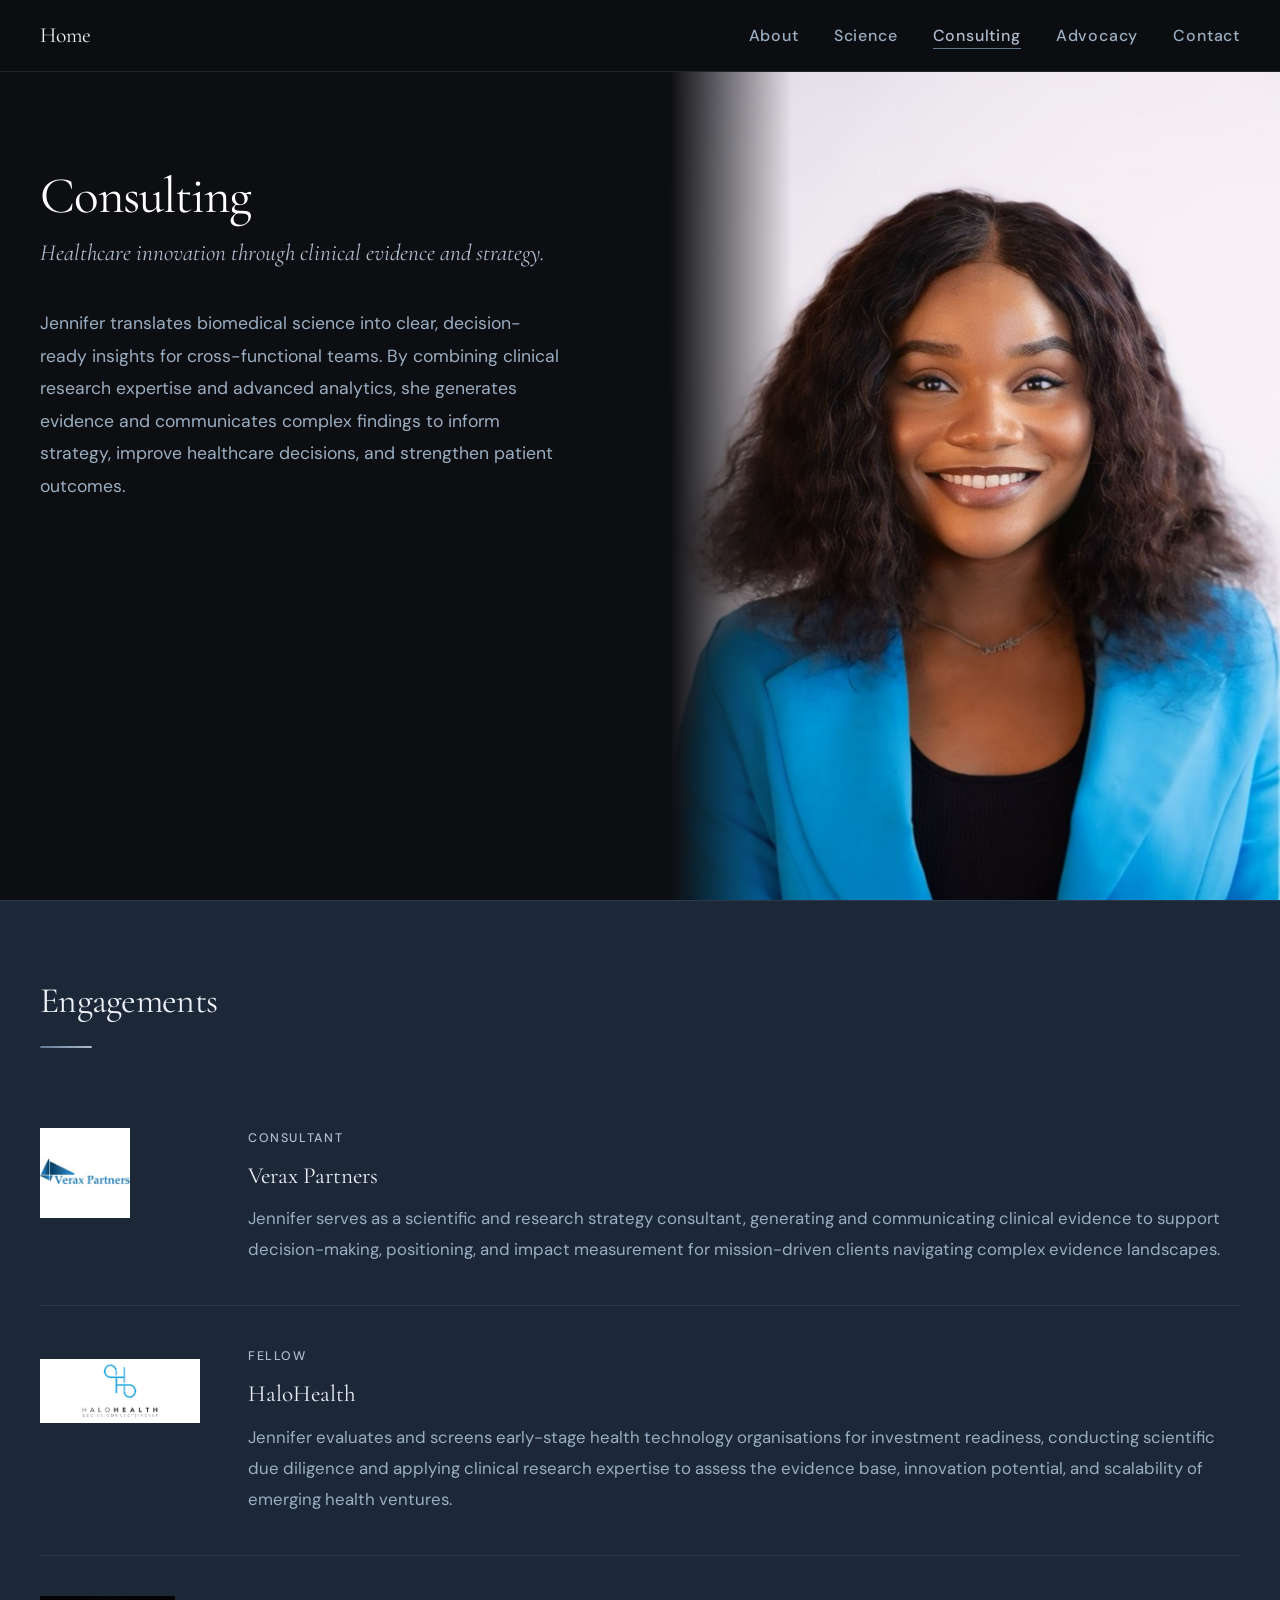
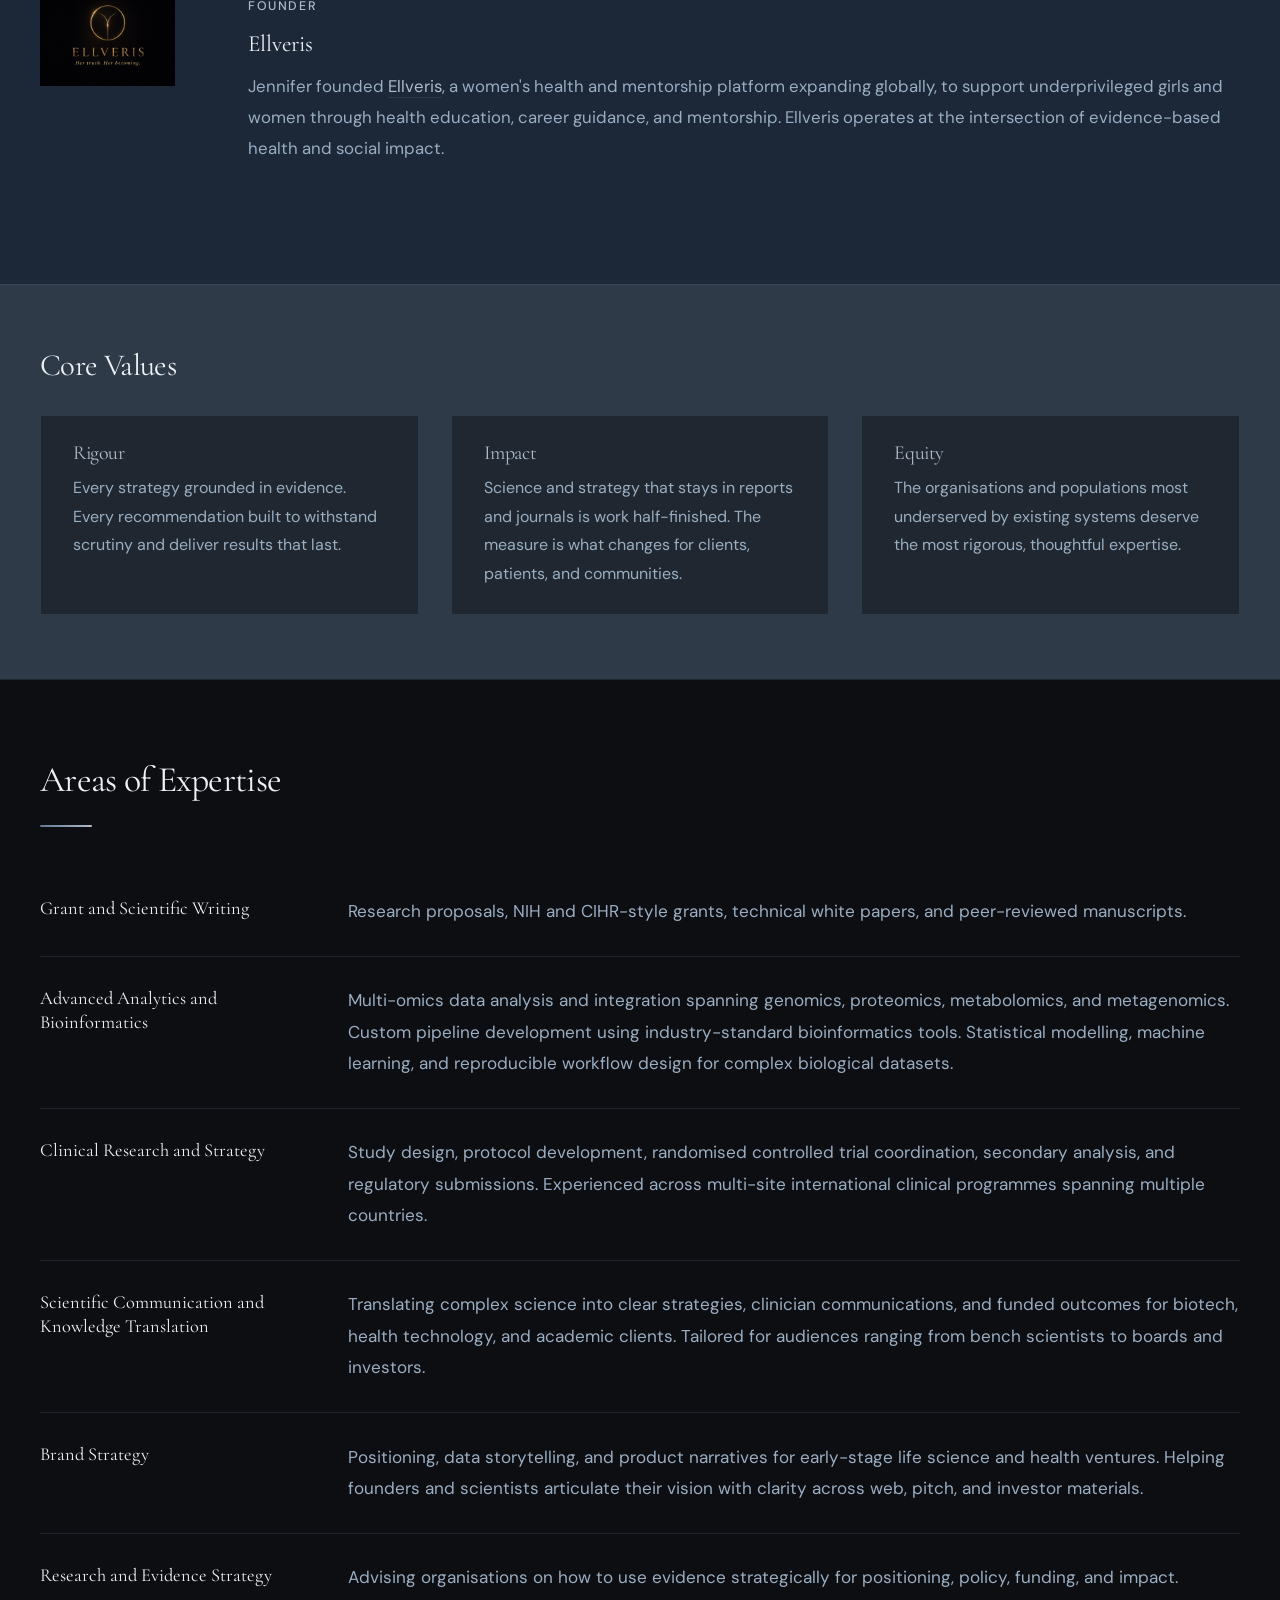
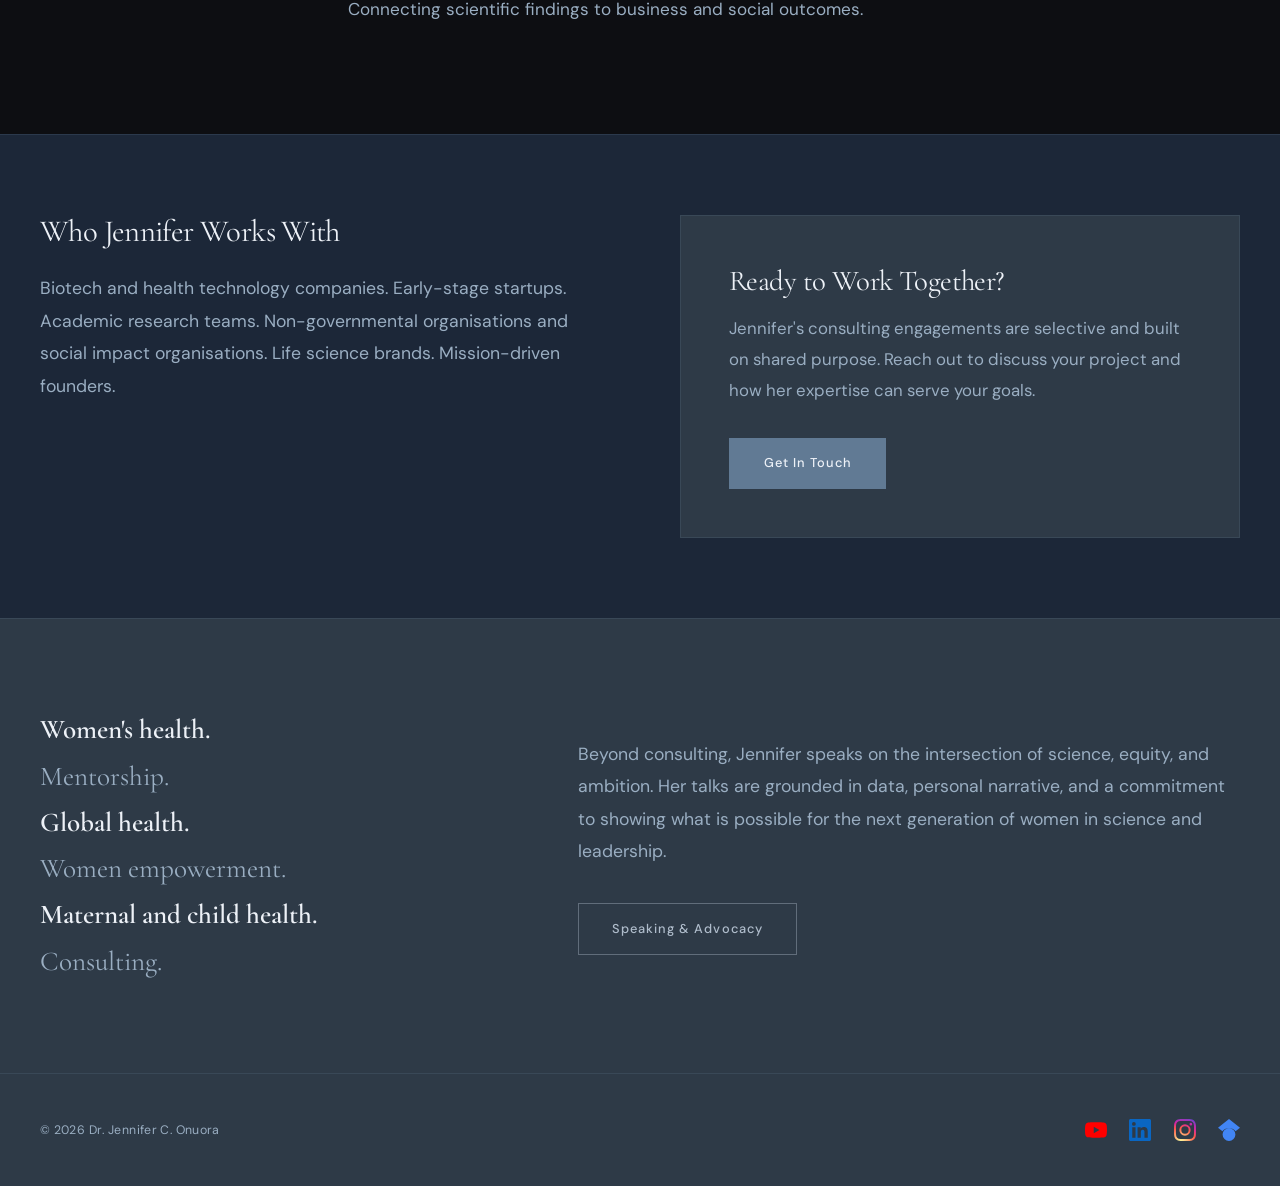
<file: consulting.html>
<!DOCTYPE html>
<html lang="en">
<head>
  <meta charset="UTF-8">
  <meta name="viewport" content="width=device-width, initial-scale=1.0">
  <title>Consulting | Dr. Jennifer C. Onuora</title>
  <meta name="description" content="Healthcare innovation through clinical evidence and strategy. Dr. Jennifer C. Onuora's consulting work spans microbiome science, clinical research, bioinformatics, and scientific communication.">
  <link rel="preconnect" href="https://fonts.googleapis.com">
  <link rel="preconnect" href="https://fonts.gstatic.com" crossorigin>
  <link href="https://fonts.googleapis.com/css2?family=Cormorant+Garamond:ital,wght@0,300;0,400;0,600;1,300;1,400&family=DM+Sans:wght@300;400;500&display=swap" rel="stylesheet">
  <link rel="stylesheet" href="styles.css">
  <style>
    /* ── Consulting cover: text left, photo right ── */
    .consulting-cover {
      display: grid;
      grid-template-columns: 1.1fr 1fr;
      min-height: calc(100vh - var(--nav-h));
      padding-top: var(--nav-h);
      background: var(--bg-primary);
    }
    .consulting-text-col {
      display: flex;
      flex-direction: column;
      justify-content: flex-start;
      padding: 6rem 4rem 5rem 2.5rem;
      min-height: calc(100vh - var(--nav-h));
    }
    .consulting-text-col h1 {
      font-family: var(--font-display);
      font-size: clamp(2.4rem, 4vw, 3.8rem);
      font-weight: 400;
      color: #ffffff;
      line-height: 1.1;
      letter-spacing: -0.02em;
      margin-bottom: 0.5rem;
    }
    .consulting-tagline {
      font-family: var(--font-display);
      font-size: clamp(1.15rem, 2vw, 1.45rem);
      font-style: italic;
      font-weight: 400;
      color: var(--accent-light);
      margin-bottom: 2rem;
    }
    .consulting-intro {
      font-size: 1.1rem;
      color: var(--text-secondary);
      line-height: 1.85;
      max-width: 520px;
    }
    .consulting-photo-col {
      position: sticky;
      top: var(--nav-h);
      height: calc(100vh - var(--nav-h));
      overflow: hidden;
      background: var(--bg-secondary);
    }
    .consulting-photo-col img {
      position: absolute;
      width: 100%;
      height: 100%;
      object-fit: cover;
      object-position: center top;
    }
    .consulting-photo-col::before {
      content: '';
      position: absolute;
      inset: 0;
      background: linear-gradient(to right, var(--bg-primary) 0%, transparent 20%);
      z-index: 1;
      pointer-events: none;
    }

    /* ── Engagements ── */
    .engagements-section {
      background: var(--bg-secondary);
      border-top: 1px solid var(--border-subtle);
      padding: 5rem 2.5rem;
    }
    .engagements-inner { max-width: 1200px; margin: 0 auto; }
    .engagement-list { margin-top: 2.5rem; display: flex; flex-direction: column; gap: 0; }
    .engagement-card {
      display: grid;
      grid-template-columns: 160px 1fr;
      gap: 3rem;
      padding: 2.5rem 0;
      border-bottom: 1px solid var(--border-subtle);
      align-items: start;
    }
    .engagement-card:last-child { border-bottom: none; }
    .engagement-logo-col {
      display: flex;
      align-items: center;
      justify-content: flex-start;
    }
    .engagement-logo-col img {
      width: 220px;
      height: 90px;
      object-fit: contain;
      object-position: left center;
      filter: none;
      transition: opacity 0.28s ease, transform 0.28s ease;
    }
    .engagement-logo-col img:hover { opacity: 0.8; transform: scale(1.04); }
    .engagement-logo-col img[alt="Verax Partners"],
    .engagement-logo-col img[alt="Ellveris"] {
      width: 420px;
    }
    .engagement-logo-wordmark {
      font-family: var(--font-display);
      font-size: 1.6rem;
      font-style: italic;
      font-weight: 300;
      color: var(--accent-light);
    }
    .engagement-body-col {}
    .engagement-role {
      font-family: var(--font-body);
      font-size: 0.78rem;
      letter-spacing: 0.13em;
      text-transform: uppercase;
      color: var(--accent-light);
      font-weight: 500;
      margin-bottom: 0.8rem;
      display: block;
    }
    .engagement-org-name {
      font-family: var(--font-display);
      font-size: 1.45rem;
      color: var(--text-primary);
      margin-bottom: 0.8rem;
      line-height: 1.2;
    }
    .engagement-body-col p {
      font-size: 1.05rem;
      color: var(--text-secondary);
      line-height: 1.85;
    }

    /* ── What Drives the Work ── */
    .drives-section {
      background: var(--bg-card);
      border-top: 1px solid var(--border-subtle);
      padding: 4rem 2.5rem;
    }
    .drives-inner { max-width: 1200px; margin: 0 auto; }
    .drives-grid {
      display: grid;
      grid-template-columns: repeat(3, 1fr);
      gap: 2rem;
      margin-top: 2rem;
    }
    .drive-item {
      padding: 1.6rem 2rem;
      border: 1px solid var(--border-subtle);
      background: rgba(13,14,18,0.4);
    }
    .drive-item h3 {
      font-family: var(--font-display);
      font-size: 1.25rem;
      color: var(--accent-light);
      margin-bottom: 0.6rem;
    }
    .drive-item p { font-size: 1.0rem; color: var(--text-secondary); line-height: 1.78; }

    /* ── Areas of Expertise ── */
    .expertise-section {
      background: var(--bg-primary);
      border-top: 1px solid var(--border-subtle);
      padding: 5rem 2.5rem;
    }
    .expertise-inner { max-width: 1200px; margin: 0 auto; }
    .expertise-list { margin-top: 2.5rem; }
    .expertise-item {
      padding: 1.8rem 0;
      border-bottom: 1px solid var(--border-subtle);
      display: grid;
      grid-template-columns: 260px 1fr;
      gap: 3rem;
      align-items: start;
    }
    .expertise-item:last-child { border-bottom: none; }
    .expertise-name {
      font-family: var(--font-display);
      font-size: 1.15rem;
      color: var(--text-primary);
      padding-top: 0.1rem;
      line-height: 1.3;
    }
    .expertise-desc { font-size: 1.07rem; color: var(--text-secondary); line-height: 1.82; font-weight: 400; }

    /* ── Who Jennifer Works With + CTA ── */
    .works-with-section {
      background: var(--bg-secondary);
      border-top: 1px solid var(--border-subtle);
      padding: 5rem 2.5rem;
    }
    .works-with-inner {
      max-width: 1200px;
      margin: 0 auto;
      display: grid;
      grid-template-columns: 1fr 1fr;
      gap: 5rem;
      align-items: start;
    }
    .works-with-body p {
      font-size: 1.1rem;
      color: var(--text-secondary);
      line-height: 1.85;
      margin-top: 1.5rem;
    }
    .cta-panel {
      background: var(--bg-card);
      border: 1px solid var(--border-subtle);
      padding: 3rem;
    }
    .cta-panel h3 {
      font-family: var(--font-display);
      font-size: 1.8rem;
      color: var(--text-primary);
      margin-bottom: 1rem;
    }
    .cta-panel p { font-size: 1.05rem; margin-bottom: 2rem; }

    /* Responsive */
    @media (max-width: 1024px) {
      .consulting-cover { grid-template-columns: 1fr; min-height: auto; }
      .consulting-photo-col { position: relative; height: 55vh; top: 0; }
      .consulting-photo-col::before { background: linear-gradient(to bottom, transparent 60%, var(--bg-primary) 100%); }
      .consulting-text-col { padding: 3.5rem 2.5rem 4rem; min-height: auto; }
      .drives-grid { grid-template-columns: 1fr; }
      .works-with-inner { grid-template-columns: 1fr; gap: 3rem; }
      .engagement-card { grid-template-columns: 120px 1fr; gap: 2rem; }
    }
    @media (max-width: 768px) {
      .consulting-text-col { padding: 3rem 1.5rem; }
      .engagements-section, .drives-section, .expertise-section, .works-with-section { padding-left: 1.5rem; padding-right: 1.5rem; }
      .expertise-item { grid-template-columns: 1fr; gap: 0.6rem; }
      .engagement-card { grid-template-columns: 1fr; gap: 1rem; }
    }
  </style>
</head>
<body>

  <!-- ── Navigation ── -->
  <nav id="nav">
    <a class="nav-logo" href="index.html">Home</a>
    <ul class="nav-links">
      <li><a href="about.html">About</a></li>
      <li><a href="science.html">Science</a></li>
      <li><a href="consulting.html" class="active">Consulting</a></li>
      <li><a href="advocacy.html">Advocacy</a></li>
      <li><a href="contact.html">Contact</a></li>
    </ul>
    <button class="hamburger" id="hamburger" aria-label="Menu" aria-expanded="false">
      <span></span><span></span><span></span>
    </button>
  </nav>

  <div class="mobile-menu" id="mobileMenu">
    <a href="about.html">About</a>
    <a href="science.html">Science</a>
    <a href="consulting.html">Consulting</a>
    <a href="advocacy.html">Advocacy</a>
    <a href="contact.html">Contact</a>
  </div>

  <!-- ── Cover ── -->
  <div class="consulting-cover">
    <div class="consulting-text-col">
      <h1 class="fi">Consulting</h1>
      <p class="consulting-tagline fi d1">Healthcare innovation through clinical evidence and strategy.</p>
      <p class="consulting-intro fi d2">Jennifer translates biomedical science into clear, decision-ready insights for cross-functional teams. By combining clinical research expertise and advanced analytics, she generates evidence and communicates complex findings to inform strategy, improve healthcare decisions, and strengthen patient outcomes.</p>
    </div>
    <div class="consulting-photo-col">
      <img src="Consulting.JPG" alt="Dr. Jennifer C. Onuora" loading="eager">
    </div>
  </div>

  <!-- ── Engagements ── -->
  <div class="engagements-section">
    <div class="engagements-inner">
      <h2 class="section-heading fi" style="font-size: clamp(1.7rem, 2.8vw, 2.4rem);">Engagements</h2>
      <div class="rule fi"></div>
      <div class="engagement-list">

        <div class="engagement-card fi">
          <div class="engagement-logo-col">
            <img src="verax_partners_logo.jpeg" alt="Verax Partners">
          </div>
          <div class="engagement-body-col">
            <span class="engagement-role">Consultant</span>
            <div class="engagement-org-name">Verax Partners</div>
            <p>Jennifer serves as a scientific and research strategy consultant, generating and communicating clinical evidence to support decision-making, positioning, and impact measurement for mission-driven clients navigating complex evidence landscapes.</p>
          </div>
        </div>

        <div class="engagement-card fi d1">
          <div class="engagement-logo-col">
            <img src="halohealth logo.png" alt="HaloHealth">
          </div>
          <div class="engagement-body-col">
            <span class="engagement-role">Fellow</span>
            <div class="engagement-org-name">HaloHealth</div>
            <p>Jennifer evaluates and screens early-stage health technology organisations for investment readiness, conducting scientific due diligence and applying clinical research expertise to assess the evidence base, innovation potential, and scalability of emerging health ventures.</p>
          </div>
        </div>

        <div class="engagement-card fi d2">
          <div class="engagement-logo-col">
            <img src="Ellveris_logo.png" alt="Ellveris">
          </div>
          <div class="engagement-body-col">
            <span class="engagement-role">Founder</span>
            <div class="engagement-org-name">Ellveris</div>
            <p>Jennifer founded <a href="https://ellveris.com" target="_blank" rel="noopener" style="color: var(--accent-light); border-bottom: 1px solid var(--border-subtle); transition: border-color 0.22s ease;">Ellveris</a>, a women's health and mentorship platform expanding globally, to support underprivileged girls and women through health education, career guidance, and mentorship. Ellveris operates at the intersection of evidence-based health and social impact.</p>
          </div>
        </div>

      </div>
    </div>
  </div>

  <!-- ── Core Values ── -->
  <div class="drives-section">
    <div class="drives-inner">
      <h2 class="section-heading fi" style="font-size: clamp(1.5rem, 2.4vw, 2rem);">Core Values</h2>
      <div class="drives-grid">
        <div class="drive-item fi">
          <h3>Rigour</h3>
          <p>Every strategy grounded in evidence. Every recommendation built to withstand scrutiny and deliver results that last.</p>
        </div>
        <div class="drive-item fi d1">
          <h3>Impact</h3>
          <p>Science and strategy that stays in reports and journals is work half-finished. The measure is what changes for clients, patients, and communities.</p>
        </div>
        <div class="drive-item fi d2">
          <h3>Equity</h3>
          <p>The organisations and populations most underserved by existing systems deserve the most rigorous, thoughtful expertise.</p>
        </div>
      </div>
    </div>
  </div>

  <!-- ── Areas of Expertise ── -->
  <div class="expertise-section">
    <div class="expertise-inner">
      <h2 class="section-heading fi" style="font-size: clamp(1.7rem, 2.8vw, 2.4rem);">Areas of Expertise</h2>
      <div class="rule fi"></div>
      <div class="expertise-list">
        <div class="expertise-item fi">
          <div class="expertise-name">Grant and Scientific Writing</div>
          <div class="expertise-desc">Research proposals, NIH and CIHR-style grants, technical white papers, and peer-reviewed manuscripts.</div>
        </div>
        <div class="expertise-item fi">
          <div class="expertise-name">Advanced Analytics and Bioinformatics</div>
          <div class="expertise-desc">Multi-omics data analysis and integration spanning genomics, proteomics, metabolomics, and metagenomics. Custom pipeline development using industry-standard bioinformatics tools. Statistical modelling, machine learning, and reproducible workflow design for complex biological datasets.</div>
        </div>
        <div class="expertise-item fi">
          <div class="expertise-name">Clinical Research and Strategy</div>
          <div class="expertise-desc">Study design, protocol development, randomised controlled trial coordination, secondary analysis, and regulatory submissions. Experienced across multi-site international clinical programmes spanning multiple countries.</div>
        </div>
        <div class="expertise-item fi">
          <div class="expertise-name">Scientific Communication and Knowledge Translation</div>
          <div class="expertise-desc">Translating complex science into clear strategies, clinician communications, and funded outcomes for biotech, health technology, and academic clients. Tailored for audiences ranging from bench scientists to boards and investors.</div>
        </div>
        <div class="expertise-item fi">
          <div class="expertise-name">Brand Strategy</div>
          <div class="expertise-desc">Positioning, data storytelling, and product narratives for early-stage life science and health ventures. Helping founders and scientists articulate their vision with clarity across web, pitch, and investor materials.</div>
        </div>
        <div class="expertise-item fi">
          <div class="expertise-name">Research and Evidence Strategy</div>
          <div class="expertise-desc">Advising organisations on how to use evidence strategically for positioning, policy, funding, and impact. Connecting scientific findings to business and social outcomes.</div>
        </div>
      </div>
    </div>
  </div>

  <!-- ── Who Jennifer Works With + CTA ── -->
  <div class="works-with-section">
    <div class="works-with-inner">
      <div class="works-with-body">
        <h2 class="section-heading fi" style="font-size: clamp(1.5rem, 2.4vw, 2rem);">Who Jennifer Works With</h2>
        <p class="fi d1">Biotech and health technology companies. Early-stage startups. Academic research teams. Non-governmental organisations and social impact organisations. Life science brands. Mission-driven founders.</p>
      </div>
      <div class="cta-panel fi">
        <h3>Ready to Work Together?</h3>
        <p>Jennifer's consulting engagements are selective and built on shared purpose. Reach out to discuss your project and how her expertise can serve your goals.</p>
        <a href="contact.html" class="btn btn-primary">Get In Touch</a>
      </div>
    </div>
  </div>

  <!-- ── Speaking CTA ── -->
  <div class="speaking-cta">
    <div class="speaking-cta-grid">
      <div class="speaking-topics fi">
        <span class="bold">Women's health.</span>
        <span>Mentorship.</span>
        <span class="bold">Global health.</span>
        <span>Women empowerment.</span>
        <span class="bold">Maternal and child health.</span>
        <span>Consulting.</span>
      </div>
      <div class="speaking-cta-body fi d1">
        <p>Beyond consulting, Jennifer speaks on the intersection of science, equity, and ambition. Her talks are grounded in data, personal narrative, and a commitment to showing what is possible for the next generation of women in science and leadership.</p>
        <a href="advocacy.html" class="btn btn-outline">Speaking &amp; Advocacy</a>
      </div>
    </div>
  </div>


  <!-- ── Footer ── -->
  <footer>
    <div class="footer-inner">
      <p class="footer-copy">© 2026 Dr. Jennifer C. Onuora</p>
      <div class="footer-social">
        <a href="https://www.youtube.com/@DrJenniferOnuora" target="_blank" rel="noopener" aria-label="YouTube">
          <svg class="social-icon" viewBox="0 0 24 24" xmlns="http://www.w3.org/2000/svg"><path fill="#FF0000" d="M23.498 6.186a3.016 3.016 0 0 0-2.122-2.136C19.505 3.545 12 3.545 12 3.545s-7.505 0-9.377.505A3.017 3.017 0 0 0 .502 6.186C0 8.07 0 12 0 12s0 3.93.502 5.814a3.016 3.016 0 0 0 2.122 2.136c1.871.505 9.376.505 9.376.505s7.505 0 9.377-.505a3.015 3.015 0 0 0 2.122-2.136C24 15.93 24 12 24 12s0-3.93-.502-5.814zM9.545 15.568V8.432L15.818 12l-6.273 3.568z"/></svg>
        </a>
        <a href="https://linkedin.com/in/jenniferconuora" target="_blank" rel="noopener" aria-label="LinkedIn">
          <svg class="social-icon" viewBox="0 0 24 24" xmlns="http://www.w3.org/2000/svg"><path fill="#0A66C2" d="M20.447 20.452h-3.554v-5.569c0-1.328-.027-3.037-1.852-3.037-1.853 0-2.136 1.445-2.136 2.939v5.667H9.351V9h3.414v1.561h.046c.477-.9 1.637-1.85 3.37-1.85 3.601 0 4.267 2.37 4.267 5.455v6.286zM5.337 7.433a2.062 2.062 0 0 1-2.063-2.065 2.064 2.064 0 1 1 2.063 2.065zm1.782 13.019H3.555V9h3.564v11.452zM22.225 0H1.771C.792 0 0 .774 0 1.729v20.542C0 23.227.792 24 1.771 24h20.451C23.2 24 24 23.227 24 22.271V1.729C24 .774 23.2 0 22.222 0h.003z"/></svg>
        </a>
        <a href="https://www.instagram.com/drjenniferonuora" target="_blank" rel="noopener" aria-label="Instagram">
          <svg class="social-icon" viewBox="0 0 24 24" xmlns="http://www.w3.org/2000/svg"><defs><radialGradient id="ig3" cx="30%" cy="107%" r="150%"><stop offset="0%" stop-color="#fdf497"/><stop offset="5%" stop-color="#fdf497"/><stop offset="45%" stop-color="#fd5949"/><stop offset="60%" stop-color="#d6249f"/><stop offset="90%" stop-color="#285AEB"/></radialGradient></defs><path fill="url(#ig3)" d="M12 2.163c3.204 0 3.584.012 4.85.07 3.252.148 4.771 1.691 4.919 4.919.058 1.265.069 1.645.069 4.849 0 3.205-.012 3.584-.069 4.849-.149 3.225-1.664 4.771-4.919 4.919-1.266.058-1.644.07-4.85.07-3.204 0-3.584-.012-4.849-.07-3.26-.149-4.771-1.699-4.919-4.92-.058-1.265-.07-1.644-.07-4.849 0-3.204.013-3.583.07-4.849.149-3.227 1.664-4.771 4.919-4.919 1.266-.057 1.645-.069 4.849-.069zM12 0C8.741 0 8.333.014 7.053.072 2.695.272.273 2.69.073 7.052.014 8.333 0 8.741 0 12c0 3.259.014 3.668.072 4.948.2 4.358 2.618 6.78 6.98 6.98C8.333 23.986 8.741 24 12 24c3.259 0 3.668-.014 4.948-.072 4.354-.2 6.782-2.618 6.979-6.98.059-1.28.073-1.689.073-4.948 0-3.259-.014-3.667-.072-4.947-.196-4.354-2.617-6.78-6.979-6.98C15.668.014 15.259 0 12 0zm0 5.838a6.162 6.162 0 1 0 0 12.324 6.162 6.162 0 0 0 0-12.324zM12 16a4 4 0 1 1 0-8 4 4 0 0 1 0 8zm6.406-11.845a1.44 1.44 0 1 0 0 2.881 1.44 1.44 0 0 0 0-2.881z"/></svg>
        </a>
        <a href="https://scholar.google.ca/citations?user=dz2XtNoAAAAJ&hl=en" target="_blank" rel="noopener" aria-label="Google Scholar">
          <svg class="social-icon" viewBox="0 0 24 24" xmlns="http://www.w3.org/2000/svg"><path fill="#4285F4" d="M12 24a7 7 0 1 1 0-14 7 7 0 0 1 0 14zm0-24L0 9.5l4.838 3.94A8 8 0 0 1 12 10a8 8 0 0 1 7.162 3.44L24 9.5z"/></svg>
        </a>
      </div>
    </div>
  </footer>

  <script>
    'use strict';
    const hamburger  = document.getElementById('hamburger');
    const mobileMenu = document.getElementById('mobileMenu');
    hamburger.addEventListener('click', () => {
      const open = mobileMenu.classList.toggle('open');
      hamburger.classList.toggle('open', open);
      hamburger.setAttribute('aria-expanded', String(open));
    });
    document.querySelectorAll('.mobile-menu a').forEach(a => {
      a.addEventListener('click', () => {
        mobileMenu.classList.remove('open');
        hamburger.classList.remove('open');
        hamburger.setAttribute('aria-expanded', 'false');
      });
    });
    const fadeObserver = new IntersectionObserver(entries => {
      entries.forEach(e => { if (e.isIntersecting) { e.target.classList.add('visible'); fadeObserver.unobserve(e.target); } });
    }, { threshold: 0.08, rootMargin: '0px 0px -50px 0px' });
    document.querySelectorAll('.fi').forEach(el => fadeObserver.observe(el));
  </script>

</body>
</html>
</file>
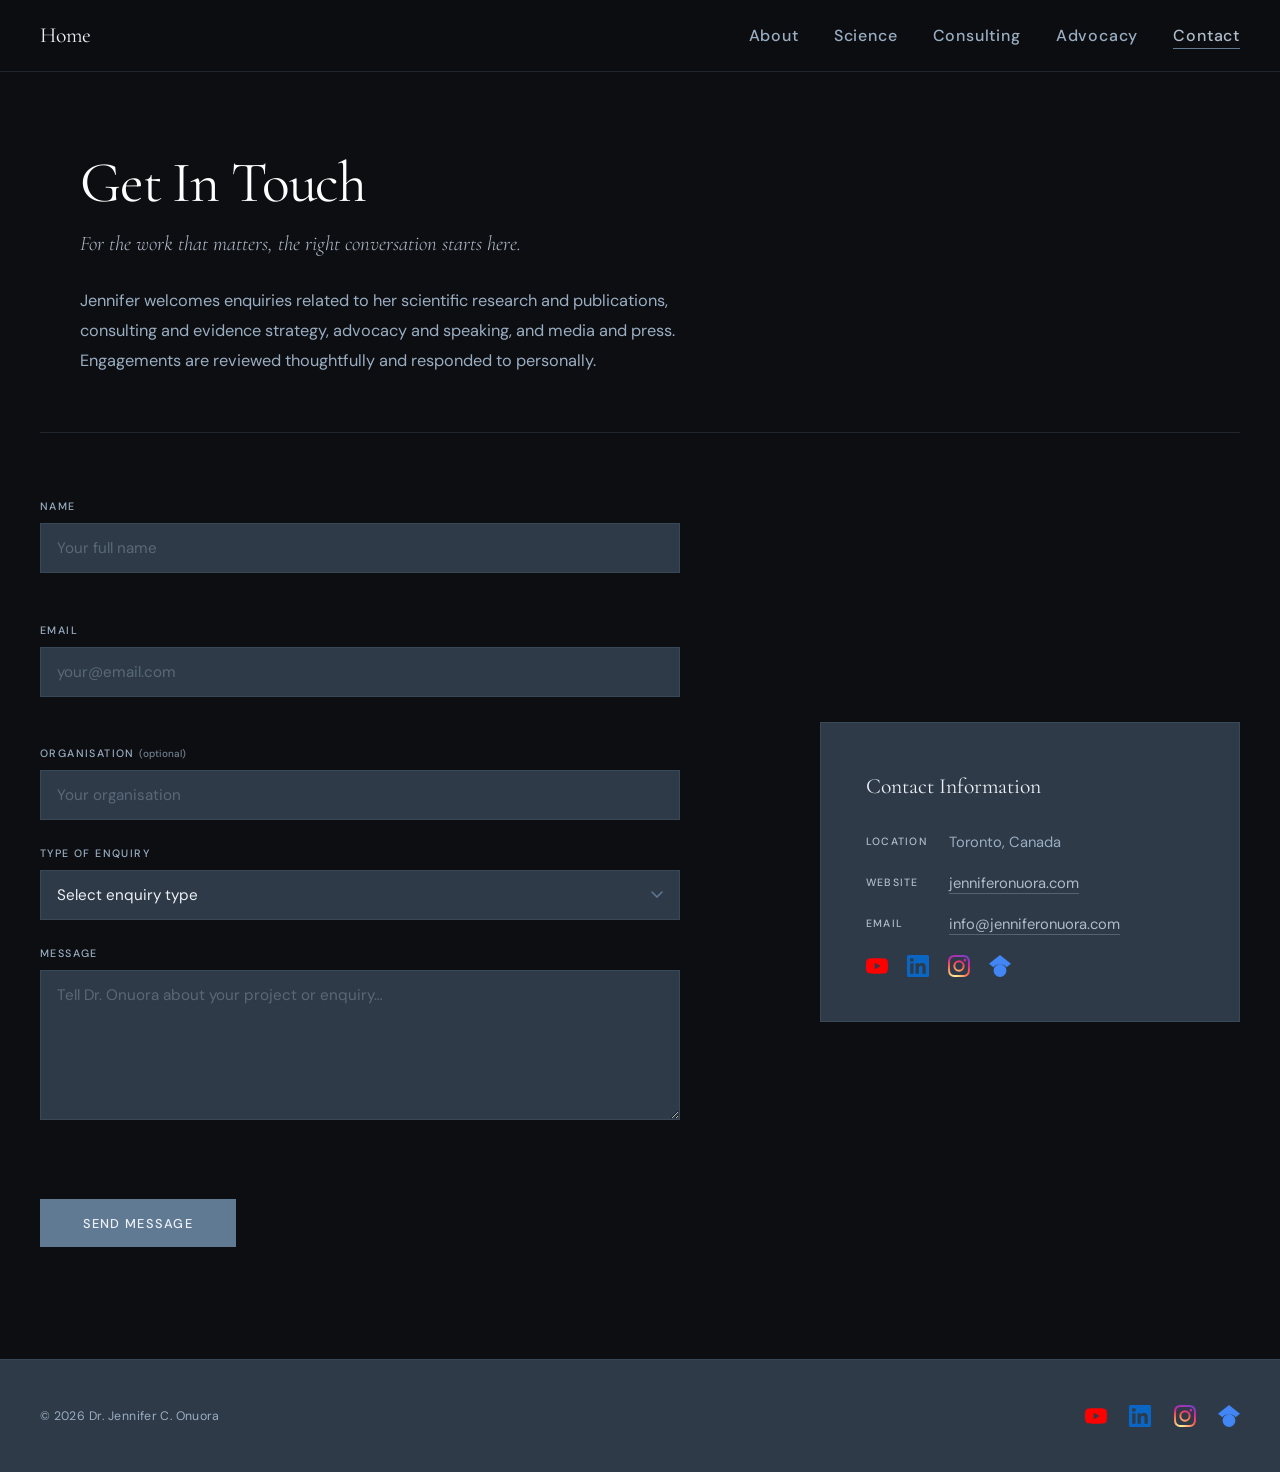
<file: contact.html>
<!DOCTYPE html>
<html lang="en">
<head>
  <meta charset="UTF-8">
  <meta name="viewport" content="width=device-width, initial-scale=1.0">
  <title>Contact | Dr. Jennifer C. Onuora</title>
  <meta name="description" content="Get in touch with Dr. Jennifer C. Onuora for scientific research, consulting, advocacy and speaking, or media enquiries.">
  <link rel="preconnect" href="https://fonts.googleapis.com">
  <link rel="preconnect" href="https://fonts.gstatic.com" crossorigin>
  <link href="https://fonts.googleapis.com/css2?family=Cormorant+Garamond:ital,wght@0,300;0,400;0,600;1,300;1,400&family=DM+Sans:wght@300;400;500&display=swap" rel="stylesheet">
  <link rel="stylesheet" href="styles.css">
  <style>
    .contact-page {
      background: var(--bg-primary);
      padding-top: var(--nav-h);
    }

    /* ── Page intro ── */
    .contact-intro {
      max-width: 1200px;
      margin: 0 auto;
      padding: 5rem 2.5rem 3.5rem;
      border-bottom: 1px solid var(--border-subtle);
    }
    .contact-intro h1 {
      font-family: var(--font-display);
      font-size: clamp(2.4rem, 4.5vw, 3.8rem);
      font-weight: 400;
      color: #ffffff;
      line-height: 1.1;
      letter-spacing: -0.02em;
      margin-bottom: 0.6rem;
    }
    .contact-intro .tagline {
      font-family: var(--font-display);
      font-size: clamp(1.05rem, 1.8vw, 1.3rem);
      font-style: italic;
      font-weight: 300;
      color: var(--accent-light);
      margin-bottom: 1.4rem;
    }
    .contact-intro .body-text {
      font-size: 1.02rem;
      color: var(--text-secondary);
      line-height: 1.85;
      max-width: 640px;
    }

    /* ── Form section ── */
    .contact-section {
      padding: 4rem 2.5rem 7rem;
    }
    .contact-inner {
      max-width: 1200px;
      margin: 0 auto;
      display: grid;
      grid-template-columns: 1fr 420px;
      gap: 5rem;
      align-items: center;
    }
    .contact-form-col {
      max-width: 640px;
    }

    /* ── Address panel ── */
    .address-panel {
      background: var(--bg-card);
      border: 1px solid var(--border-subtle);
      padding: 2.8rem;
    }
    .address-img {
      width: 100%;
      max-height: 200px;
      object-fit: cover;
      margin-bottom: 2rem;
      opacity: 0.85;
    }
    .address-heading {
      font-family: var(--font-display);
      font-size: 1.35rem;
      font-weight: 400;
      color: var(--text-primary);
      margin-bottom: 1.6rem;
    }
    .address-item {
      display: flex;
      align-items: flex-start;
      gap: 0.8rem;
      margin-bottom: 1.1rem;
    }
    .address-item:last-of-type { margin-bottom: 1.8rem; }
    .address-item-label {
      font-size: 0.66rem;
      letter-spacing: 0.12em;
      text-transform: uppercase;
      color: var(--accent-light);
      font-weight: 500;
      min-width: 70px;
      padding-top: 0.1rem;
    }
    .address-item-val {
      font-size: 0.92rem;
      color: var(--text-secondary);
      line-height: 1.6;
    }
    .address-item-val a {
      color: var(--accent-light);
      border-bottom: 1px solid rgba(175,188,203,0.3);
      transition: color 0.22s ease;
    }
    .address-item-val a:hover { color: var(--text-primary); }
    .address-social {
      display: flex;
      gap: 1.2rem;
      align-items: center;
      margin-top: 0.4rem;
    }
    .address-social a {
      display: flex;
      align-items: center;
      justify-content: center;
      transition: opacity 0.22s ease, transform 0.22s ease;
    }
    .address-social a:hover { opacity: 0.75; transform: translateY(-2px); }

    /* Responsive */
    @media (max-width: 1024px) {
      .contact-inner { grid-template-columns: 1fr; gap: 3rem; }
      .contact-form-col { max-width: 100%; }
    }

    .contact-form { display: flex; flex-direction: column; gap: 1.5rem; }
    .form-group { display: flex; flex-direction: column; gap: 0.45rem; }
    .form-label {
      font-size: 0.67rem;
      letter-spacing: 0.13em;
      text-transform: uppercase;
      color: var(--text-secondary);
      font-weight: 500;
    }
    .form-label .opt {
      color: var(--text-secondary);
      font-size: 0.62rem;
      letter-spacing: 0;
      text-transform: none;
      opacity: 0.7;
    }
    .form-input,
    .form-select,
    .form-textarea {
      background: var(--bg-card);
      border: 1px solid var(--border-subtle);
      color: var(--text-primary);
      font-family: var(--font-body);
      font-size: 0.95rem;
      padding: 0.88rem 1rem;
      outline: none;
      transition: border-color 0.22s ease;
      width: 100%;
    }
    .form-input::placeholder,
    .form-textarea::placeholder { color: rgba(154, 174, 194, 0.4); }
    .form-input:focus,
    .form-select:focus,
    .form-textarea:focus { border-color: var(--accent); }
    .form-select {
      appearance: none;
      cursor: pointer;
      background-image: url("data:image/svg+xml,%3Csvg xmlns='http://www.w3.org/2000/svg' width='12' height='7' fill='none'%3E%3Cpath d='M1 1l5 5 5-5' stroke='%23617A94' stroke-width='1.5' stroke-linecap='round'/%3E%3C/svg%3E");
      background-repeat: no-repeat;
      background-position: right 1rem center;
      background-color: var(--bg-card);
      padding-right: 2.5rem;
    }
    .form-select option { background: var(--bg-card); color: var(--text-primary); }
    .form-textarea { resize: vertical; min-height: 150px; }
    .form-submit {
      align-self: flex-start;
      padding: 0.9rem 2.6rem;
      background: var(--accent-vivid);
      color: var(--text-primary);
      font-family: var(--font-body);
      font-size: 0.8rem;
      font-weight: 500;
      letter-spacing: 0.1em;
      text-transform: uppercase;
      border: 1px solid var(--accent-vivid);
      cursor: pointer;
      transition: background 0.22s ease, border-color 0.22s ease;
    }
    .form-submit:hover { background: var(--accent); border-color: var(--accent); }
    .form-submit:disabled { opacity: 0.55; cursor: not-allowed; }
    .form-error {
      display: block;
      font-size: 0.78rem;
      color: #c97070;
      letter-spacing: 0.02em;
      min-height: 1rem;
    }

    /* Responsive */
    @media (max-width: 768px) {
      .contact-intro { padding-left: 1.5rem; padding-right: 1.5rem; }
      .contact-section { padding-left: 1.5rem; padding-right: 1.5rem; }
      .contact-inner { gap: 2rem; }
    }
  </style>
</head>
<body>

  <!-- ── Navigation ── -->
  <nav id="nav">
    <a class="nav-logo" href="index.html">Home</a>
    <ul class="nav-links">
      <li><a href="about.html">About</a></li>
      <li><a href="science.html">Science</a></li>
      <li><a href="consulting.html">Consulting</a></li>
      <li><a href="advocacy.html">Advocacy</a></li>
      <li><a href="contact.html" class="active">Contact</a></li>
    </ul>
    <button class="hamburger" id="hamburger" aria-label="Menu" aria-expanded="false">
      <span></span><span></span><span></span>
    </button>
  </nav>

  <div class="mobile-menu" id="mobileMenu">
    <a href="about.html">About</a>
    <a href="science.html">Science</a>
    <a href="consulting.html">Consulting</a>
    <a href="advocacy.html">Advocacy</a>
    <a href="contact.html">Contact</a>
  </div>

  <div class="contact-page">

    <!-- ── Intro ── -->
    <div class="contact-intro">
      <h1 class="fi">Get In Touch</h1>
      <p class="tagline fi d1">For the work that matters, the right conversation starts here.</p>
      <p class="body-text fi d2">Jennifer welcomes enquiries related to her scientific research and publications, consulting and evidence strategy, advocacy and speaking, and media and press. Engagements are reviewed thoughtfully and responded to personally.</p>
    </div>

    <!-- ── Contact Form + Address ── -->
    <div class="contact-section">
      <div class="contact-inner">

        <!-- Form column -->
        <div class="contact-form-col">

          <!-- Success state -->
          <div id="formSuccess" style="display:none;">
            <p style="font-family:var(--font-display); font-size:clamp(1.6rem,2.8vw,2.2rem); font-weight:400; color:var(--text-primary); margin-bottom:0.6rem;">Message received.</p>
            <p style="font-size:1.05rem; color:var(--text-secondary); line-height:1.8; margin-bottom:2rem;">Thank you for reaching out. Jennifer reviews all enquiries personally and will be in touch.</p>
            <button id="resetFormBtn" class="form-submit" type="button">Send Another Message</button>
          </div>

          <!-- Contact form -->
          <form class="contact-form" id="contactForm" novalidate>

            <div class="form-group fi">
              <label class="form-label" for="fname">Name</label>
              <input class="form-input" type="text" id="fname" name="name" autocomplete="name" placeholder="Your full name">
              <span class="form-error" id="err-name"></span>
            </div>

            <div class="form-group fi d1">
              <label class="form-label" for="femail">Email</label>
              <input class="form-input" type="email" id="femail" name="email" autocomplete="email" placeholder="your@email.com">
              <span class="form-error" id="err-email"></span>
            </div>

            <div class="form-group fi d2">
              <label class="form-label" for="forg">Organisation <span class="opt">(optional)</span></label>
              <input class="form-input" type="text" id="forg" name="organisation" autocomplete="organization" placeholder="Your organisation">
            </div>

            <div class="form-group fi d3">
              <label class="form-label" for="fenquiry">Type of Enquiry</label>
              <select class="form-select" id="fenquiry" name="enquiry">
                <option value="">Select enquiry type</option>
                <option value="Science and Research Collaboration">Science and Research Collaboration</option>
                <option value="Consulting">Consulting</option>
                <option value="Advocacy and Speaking">Advocacy and Speaking</option>
                <option value="Media and Press">Media and Press</option>
                <option value="Other">Other</option>
              </select>
            </div>

            <div class="form-group fi d4">
              <label class="form-label" for="fmessage">Message</label>
              <textarea class="form-textarea" id="fmessage" name="message" placeholder="Tell Dr. Onuora about your project or enquiry…"></textarea>
              <span class="form-error" id="err-message"></span>
            </div>

            <span class="form-error" id="err-general" style="margin-top:-0.5rem;"></span>

            <button type="submit" class="form-submit fi">Send Message</button>

          </form>
        </div>

        <!-- Address panel -->
        <div class="address-panel fi">
          <div class="address-heading">Contact Information</div>
          <div class="address-item">
            <span class="address-item-label">Location</span>
            <span class="address-item-val">Toronto, Canada</span>
          </div>
          <div class="address-item">
            <span class="address-item-label">Website</span>
            <span class="address-item-val"><a href="index.html">jenniferonuora.com</a></span>
          </div>
          <div class="address-item">
            <span class="address-item-label">Email</span>
            <span class="address-item-val"><a href="mailto:info@jenniferonuora.com">info@jenniferonuora.com</a></span>
          </div>
          <div class="address-social">
            <a href="https://www.youtube.com/@DrJenniferOnuora" target="_blank" rel="noopener" aria-label="YouTube">
              <svg class="social-icon" viewBox="0 0 24 24" xmlns="http://www.w3.org/2000/svg"><path fill="#FF0000" d="M23.498 6.186a3.016 3.016 0 0 0-2.122-2.136C19.505 3.545 12 3.545 12 3.545s-7.505 0-9.377.505A3.017 3.017 0 0 0 .502 6.186C0 8.07 0 12 0 12s0 3.93.502 5.814a3.016 3.016 0 0 0 2.122 2.136c1.871.505 9.376.505 9.376.505s7.505 0 9.377-.505a3.015 3.015 0 0 0 2.122-2.136C24 15.93 24 12 24 12s0-3.93-.502-5.814zM9.545 15.568V8.432L15.818 12l-6.273 3.568z"/></svg>
            </a>
            <a href="https://linkedin.com/in/jenniferconuora" target="_blank" rel="noopener" aria-label="LinkedIn">
              <svg class="social-icon" viewBox="0 0 24 24" xmlns="http://www.w3.org/2000/svg"><path fill="#0A66C2" d="M20.447 20.452h-3.554v-5.569c0-1.328-.027-3.037-1.852-3.037-1.853 0-2.136 1.445-2.136 2.939v5.667H9.351V9h3.414v1.561h.046c.477-.9 1.637-1.85 3.37-1.85 3.601 0 4.267 2.37 4.267 5.455v6.286zM5.337 7.433a2.062 2.062 0 0 1-2.063-2.065 2.064 2.064 0 1 1 2.063 2.065zm1.782 13.019H3.555V9h3.564v11.452zM22.225 0H1.771C.792 0 0 .774 0 1.729v20.542C0 23.227.792 24 1.771 24h20.451C23.2 24 24 23.227 24 22.271V1.729C24 .774 23.2 0 22.222 0h.003z"/></svg>
            </a>
            <a href="https://www.instagram.com/drjenniferonuora" target="_blank" rel="noopener" aria-label="Instagram">
              <svg class="social-icon" viewBox="0 0 24 24" xmlns="http://www.w3.org/2000/svg"><defs><radialGradient id="igc" cx="30%" cy="107%" r="150%"><stop offset="0%" stop-color="#fdf497"/><stop offset="5%" stop-color="#fdf497"/><stop offset="45%" stop-color="#fd5949"/><stop offset="60%" stop-color="#d6249f"/><stop offset="90%" stop-color="#285AEB"/></radialGradient></defs><path fill="url(#igc)" d="M12 2.163c3.204 0 3.584.012 4.85.07 3.252.148 4.771 1.691 4.919 4.919.058 1.265.069 1.645.069 4.849 0 3.205-.012 3.584-.069 4.849-.149 3.225-1.664 4.771-4.919 4.919-1.266.058-1.644.07-4.85.07-3.204 0-3.584-.012-4.849-.07-3.26-.149-4.771-1.699-4.919-4.92-.058-1.265-.07-1.644-.07-4.849 0-3.204.013-3.583.07-4.849.149-3.227 1.664-4.771 4.919-4.919 1.266-.057 1.645-.069 4.849-.069zM12 0C8.741 0 8.333.014 7.053.072 2.695.272.273 2.69.073 7.052.014 8.333 0 8.741 0 12c0 3.259.014 3.668.072 4.948.2 4.358 2.618 6.78 6.98 6.98C8.333 23.986 8.741 24 12 24c3.259 0 3.668-.014 4.948-.072 4.354-.2 6.782-2.618 6.979-6.98.059-1.28.073-1.689.073-4.948 0-3.259-.014-3.667-.072-4.947-.196-4.354-2.617-6.78-6.979-6.98C15.668.014 15.259 0 12 0zm0 5.838a6.162 6.162 0 1 0 0 12.324 6.162 6.162 0 0 0 0-12.324zM12 16a4 4 0 1 1 0-8 4 4 0 0 1 0 8zm6.406-11.845a1.44 1.44 0 1 0 0 2.881 1.44 1.44 0 0 0 0-2.881z"/></svg>
            </a>
            <a href="https://scholar.google.ca/citations?user=dz2XtNoAAAAJ&hl=en" target="_blank" rel="noopener" aria-label="Google Scholar">
              <svg class="social-icon" viewBox="0 0 24 24" xmlns="http://www.w3.org/2000/svg"><path fill="#4285F4" d="M12 24a7 7 0 1 1 0-14 7 7 0 0 1 0 14zm0-24L0 9.5l4.838 3.94A8 8 0 0 1 12 10a8 8 0 0 1 7.162 3.44L24 9.5z"/></svg>
            </a>
          </div>
        </div>

      </div>
    </div>

  </div><!-- /contact-page -->


  <!-- ── Footer ── -->
  <footer>
    <div class="footer-inner">
      <p class="footer-copy">© 2026 Dr. Jennifer C. Onuora</p>
      <div class="footer-social">
        <a href="https://www.youtube.com/@DrJenniferOnuora" target="_blank" rel="noopener" aria-label="YouTube">
          <svg class="social-icon" viewBox="0 0 24 24" xmlns="http://www.w3.org/2000/svg"><path fill="#FF0000" d="M23.498 6.186a3.016 3.016 0 0 0-2.122-2.136C19.505 3.545 12 3.545 12 3.545s-7.505 0-9.377.505A3.017 3.017 0 0 0 .502 6.186C0 8.07 0 12 0 12s0 3.93.502 5.814a3.016 3.016 0 0 0 2.122 2.136c1.871.505 9.376.505 9.376.505s7.505 0 9.377-.505a3.015 3.015 0 0 0 2.122-2.136C24 15.93 24 12 24 12s0-3.93-.502-5.814zM9.545 15.568V8.432L15.818 12l-6.273 3.568z"/></svg>
        </a>
        <a href="https://linkedin.com/in/jenniferconuora" target="_blank" rel="noopener" aria-label="LinkedIn">
          <svg class="social-icon" viewBox="0 0 24 24" xmlns="http://www.w3.org/2000/svg"><path fill="#0A66C2" d="M20.447 20.452h-3.554v-5.569c0-1.328-.027-3.037-1.852-3.037-1.853 0-2.136 1.445-2.136 2.939v5.667H9.351V9h3.414v1.561h.046c.477-.9 1.637-1.85 3.37-1.85 3.601 0 4.267 2.37 4.267 5.455v6.286zM5.337 7.433a2.062 2.062 0 0 1-2.063-2.065 2.064 2.064 0 1 1 2.063 2.065zm1.782 13.019H3.555V9h3.564v11.452zM22.225 0H1.771C.792 0 0 .774 0 1.729v20.542C0 23.227.792 24 1.771 24h20.451C23.2 24 24 23.227 24 22.271V1.729C24 .774 23.2 0 22.222 0h.003z"/></svg>
        </a>
        <a href="https://www.instagram.com/drjenniferonuora" target="_blank" rel="noopener" aria-label="Instagram">
          <svg class="social-icon" viewBox="0 0 24 24" xmlns="http://www.w3.org/2000/svg"><defs><radialGradient id="ig5" cx="30%" cy="107%" r="150%"><stop offset="0%" stop-color="#fdf497"/><stop offset="5%" stop-color="#fdf497"/><stop offset="45%" stop-color="#fd5949"/><stop offset="60%" stop-color="#d6249f"/><stop offset="90%" stop-color="#285AEB"/></radialGradient></defs><path fill="url(#ig5)" d="M12 2.163c3.204 0 3.584.012 4.85.07 3.252.148 4.771 1.691 4.919 4.919.058 1.265.069 1.645.069 4.849 0 3.205-.012 3.584-.069 4.849-.149 3.225-1.664 4.771-4.919 4.919-1.266.058-1.644.07-4.85.07-3.204 0-3.584-.012-4.849-.07-3.26-.149-4.771-1.699-4.919-4.92-.058-1.265-.07-1.644-.07-4.849 0-3.204.013-3.583.07-4.849.149-3.227 1.664-4.771 4.919-4.919 1.266-.057 1.645-.069 4.849-.069zM12 0C8.741 0 8.333.014 7.053.072 2.695.272.273 2.69.073 7.052.014 8.333 0 8.741 0 12c0 3.259.014 3.668.072 4.948.2 4.358 2.618 6.78 6.98 6.98C8.333 23.986 8.741 24 12 24c3.259 0 3.668-.014 4.948-.072 4.354-.2 6.782-2.618 6.979-6.98.059-1.28.073-1.689.073-4.948 0-3.259-.014-3.667-.072-4.947-.196-4.354-2.617-6.78-6.979-6.98C15.668.014 15.259 0 12 0zm0 5.838a6.162 6.162 0 1 0 0 12.324 6.162 6.162 0 0 0 0-12.324zM12 16a4 4 0 1 1 0-8 4 4 0 0 1 0 8zm6.406-11.845a1.44 1.44 0 1 0 0 2.881 1.44 1.44 0 0 0 0-2.881z"/></svg>
        </a>
        <a href="https://scholar.google.ca/citations?user=dz2XtNoAAAAJ&hl=en" target="_blank" rel="noopener" aria-label="Google Scholar">
          <svg class="social-icon" viewBox="0 0 24 24" xmlns="http://www.w3.org/2000/svg"><path fill="#4285F4" d="M12 24a7 7 0 1 1 0-14 7 7 0 0 1 0 14zm0-24L0 9.5l4.838 3.94A8 8 0 0 1 12 10a8 8 0 0 1 7.162 3.44L24 9.5z"/></svg>
        </a>
      </div>
    </div>
  </footer>

  <script>
    'use strict';
    const hamburger  = document.getElementById('hamburger');
    const mobileMenu = document.getElementById('mobileMenu');
    hamburger.addEventListener('click', () => {
      const open = mobileMenu.classList.toggle('open');
      hamburger.classList.toggle('open', open);
      hamburger.setAttribute('aria-expanded', String(open));
    });
    document.querySelectorAll('.mobile-menu a').forEach(a => {
      a.addEventListener('click', () => {
        mobileMenu.classList.remove('open');
        hamburger.classList.remove('open');
        hamburger.setAttribute('aria-expanded', 'false');
      });
    });
    const fadeObserver = new IntersectionObserver(entries => {
      entries.forEach(e => { if (e.isIntersecting) { e.target.classList.add('visible'); fadeObserver.unobserve(e.target); } });
    }, { threshold: 0.08, rootMargin: '0px 0px -50px 0px' });
    document.querySelectorAll('.fi').forEach(el => fadeObserver.observe(el));

    /* ── Contact form → Web3Forms ── */
    const WEB3FORMS_KEY = 'bed03b3d-c5df-4d11-8357-09b3cfebe6e5';

    const form       = document.getElementById('contactForm');
    const successBox = document.getElementById('formSuccess');
    const resetBtn   = document.getElementById('resetFormBtn');

    function clearErrors() {
      document.querySelectorAll('.form-error').forEach(el => el.textContent = '');
      document.querySelectorAll('.form-input, .form-textarea').forEach(el => {
        el.style.borderColor = '';
      });
    }

    function showError(id, msg, inputId) {
      document.getElementById(id).textContent = msg;
      if (inputId) document.getElementById(inputId).style.borderColor = '#c97070';
    }

    function validateEmail(val) {
      return /^[^\s@]+@[^\s@]+\.[^\s@]+$/.test(val);
    }

    form.addEventListener('submit', async e => {
      e.preventDefault();
      clearErrors();

      const name    = document.getElementById('fname').value.trim();
      const email   = document.getElementById('femail').value.trim();
      const message = document.getElementById('fmessage').value.trim();
      const org     = document.getElementById('forg').value.trim();
      const enquiry = document.getElementById('fenquiry').value || 'General';

      let valid = true;
      if (!name)                   { showError('err-name',    'Please enter your name.',              'fname');    valid = false; }
      if (!email)                  { showError('err-email',   'Please enter your email address.',     'femail');   valid = false; }
      else if (!validateEmail(email)) { showError('err-email', 'Please enter a valid email address.', 'femail');   valid = false; }
      if (!message)                { showError('err-message', 'Please enter a message.',              'fmessage'); valid = false; }
      if (!valid) return;

      const btn = form.querySelector('.form-submit');
      btn.textContent = 'Sending…';
      btn.disabled = true;

      const body = [
        '━━━━━━━━━━━━━━━━━━━━━━━━━━━━━━━━━━━━━━━━',
        `NAME:             ${name}`,
        `EMAIL:            ${email}`,
        org ? `ORGANISATION:     ${org}` : null,
        `ENQUIRY TYPE:     ${enquiry}`,
        '━━━━━━━━━━━━━━━━━━━━━━━━━━━━━━━━━━━━━━━━',
        '',
        message,
        '',
        '━━━━━━━━━━━━━━━━━━━━━━━━━━━━━━━━━━━━━━━━',
        'Sent via jenniferonuora.com'
      ].filter(l => l !== null).join('\n');

      try {
        const res  = await fetch('https://api.web3forms.com/submit', {
          method:  'POST',
          headers: { 'Content-Type': 'application/json', 'Accept': 'application/json' },
          body:    JSON.stringify({
            access_key: WEB3FORMS_KEY,
            subject:    `Enquiry - jenniferonuora.com [${enquiry}] - ${name}`,
            from_name:  'jenniferonuora.com',
            replyto:    email,
            message:    body
          })
        });
        const json = await res.json();
        if (json.success) {
          form.reset();
          form.style.display    = 'none';
          successBox.style.display = 'block';
        } else {
          throw new Error(json.message || 'Submission failed');
        }
      } catch {
        showError('err-general', 'Something went wrong. Please email info@jenniferonuora.com directly.');
        btn.textContent = 'Send Message';
        btn.disabled = false;
      }
    });

    resetBtn.addEventListener('click', () => {
      successBox.style.display = 'none';
      form.style.display       = '';
      form.reset();
      clearErrors();
      const btn = form.querySelector('.form-submit');
      btn.textContent = 'Send Message';
      btn.disabled    = false;
      document.getElementById('fname').focus();
    });
  </script>

</body>
</html>
</file>
<file: styles.css>
/* ============================================================
   SHARED STYLES — jenniferonuora.com
   ============================================================ */

/* Google Fonts */
@import url('https://fonts.googleapis.com/css2?family=Cormorant+Garamond:ital,wght@0,300;0,400;0,600;1,300;1,400&family=DM+Sans:wght@300;400;500&display=swap');

/* ── Variables ── */
:root {
  --bg-primary:    #0D0E12;
  --bg-secondary:  #1C2738;
  --bg-card:       #2E3A47;
  --bg-accent:     #47596C;
  --accent:        #879BB0;
  --accent-light:  #AFBCCB;
  --accent-vivid:  #617A94;
  --text-primary:  #EDF1F7;
  --text-secondary:#9AAEC2;
  --border-subtle: rgba(97, 122, 148, 0.22);
  --border-strong: rgba(135, 155, 176, 0.45);
  --font-display:  'Cormorant Garamond', Georgia, serif;
  --font-body:     'DM Sans', system-ui, sans-serif;
  --nav-h:         72px;
}

/* ── Reset ── */
*, *::before, *::after { box-sizing: border-box; margin: 0; padding: 0; }

html {
  scroll-behavior: smooth;
  scroll-padding-top: var(--nav-h);
}

body {
  background: var(--bg-primary);
  color: var(--text-primary);
  font-family: var(--font-body);
  font-weight: 400;
  line-height: 1.75;
  -webkit-font-smoothing: antialiased;
  -moz-osx-font-smoothing: grayscale;
  overflow-x: hidden;
}

p { font-size: 1rem; }

h1, h2, h3, h4 {
  font-family: var(--font-display);
  font-weight: 400;
  line-height: 1.15;
  letter-spacing: -0.02em;
}

p { color: var(--text-secondary); line-height: 1.85; font-size: 1rem; }
a { color: inherit; text-decoration: none; }
img { display: block; max-width: 100%; height: auto; }
ul { list-style: none; }

/* ── Layout ── */
.wrap {
  max-width: 1200px;
  margin: 0 auto;
  padding: 0 2.5rem;
}

/* ── Typography utilities ── */
.label {
  font-family: var(--font-body);
  font-size: 0.67rem;
  font-weight: 500;
  letter-spacing: 0.14em;
  text-transform: uppercase;
  color: var(--accent-light);
  display: block;
  margin-bottom: 0.85rem;
}

.section-heading {
  font-family: var(--font-display);
  font-size: clamp(2.4rem, 4.5vw, 3.8rem);
  font-weight: 400;
  color: var(--text-primary);
  line-height: 1.1;
}

.section-subheading {
  font-family: var(--font-display);
  font-size: clamp(1.05rem, 2vw, 1.45rem);
  font-style: italic;
  font-weight: 300;
  color: var(--text-secondary);
  margin-top: 0.6rem;
}

.rule {
  width: 52px;
  height: 2px;
  background: linear-gradient(to right, var(--accent-vivid), var(--accent-light));
  margin: 1.6rem 0 2.4rem;
  border-radius: 1px;
}

/* ── Fade-in ── */
.fi {
  opacity: 0;
  transform: translateY(20px);
  transition: opacity 0.6s ease, transform 0.6s ease;
}
.fi.d1 { transition-delay: 0.10s; }
.fi.d2 { transition-delay: 0.20s; }
.fi.d3 { transition-delay: 0.30s; }
.fi.d4 { transition-delay: 0.40s; }
.fi.visible { opacity: 1; transform: translateY(0); }

/* ── Buttons ── */
.btn {
  display: inline-block;
  padding: 0.85rem 2.1rem;
  font-family: var(--font-body);
  font-size: 0.8rem;
  font-weight: 500;
  letter-spacing: 0.08em;
  cursor: pointer;
  border: none;
  transition: background 0.22s ease, color 0.22s ease, border-color 0.22s ease;
}

.btn-primary {
  background: var(--accent-vivid);
  color: var(--text-primary);
  border: 1px solid var(--accent-vivid);
}
.btn-primary:hover { background: var(--accent); border-color: var(--accent); }

.btn-outline {
  background: transparent;
  color: var(--accent-light);
  border: 1px solid rgba(175, 188, 203, 0.4);
}
.btn-outline:hover { border-color: var(--accent-vivid); background: rgba(97,122,148,0.1); color: var(--text-primary); }

/* ── Navigation ── */
#nav {
  position: fixed;
  top: 0; left: 0; right: 0;
  z-index: 1000;
  height: var(--nav-h);
  background: rgba(13, 14, 18, 0.97);
  backdrop-filter: blur(14px);
  -webkit-backdrop-filter: blur(14px);
  border-bottom: 1px solid var(--border-subtle);
  display: flex;
  align-items: center;
  justify-content: space-between;
  padding: 0 2.5rem;
  gap: 1.5rem;
}

.nav-logo {
  font-family: var(--font-display);
  font-size: 1.35rem;
  font-weight: 400;
  color: var(--text-primary);
  white-space: nowrap;
  flex-shrink: 0;
}
.nav-logo:hover { color: var(--accent-light); }

.nav-links {
  display: flex;
  align-items: center;
  gap: 2.2rem;
}

.nav-links a {
  font-family: var(--font-body);
  font-size: 1rem;
  font-weight: 500;
  letter-spacing: 0.05em;
  color: var(--text-secondary);
  position: relative;
  padding-bottom: 3px;
  transition: color 0.22s ease;
}
.nav-links a::after {
  content: '';
  position: absolute;
  bottom: 0; left: 0;
  width: 0; height: 1px;
  background: var(--accent-vivid);
  transition: width 0.28s cubic-bezier(0.25, 0.46, 0.45, 0.94);
}
.nav-links a:hover { color: var(--text-primary); }
.nav-links a:hover::after,
.nav-links a.active::after { width: 100%; }
.nav-links a.active { color: var(--accent-light); }

/* Hamburger */
.hamburger {
  display: none;
  flex-direction: column;
  gap: 5px;
  cursor: pointer;
  padding: 6px;
  flex-shrink: 0;
  background: none;
  border: none;
}
.hamburger span {
  display: block; width: 22px; height: 1.5px;
  background: var(--text-primary);
  transition: transform 0.28s ease, opacity 0.28s ease;
}
.hamburger.open span:nth-child(1) { transform: translateY(6.5px) rotate(45deg); }
.hamburger.open span:nth-child(2) { opacity: 0; }
.hamburger.open span:nth-child(3) { transform: translateY(-6.5px) rotate(-45deg); }

.mobile-menu {
  display: none;
  position: fixed;
  top: var(--nav-h); left: 0; right: 0;
  background: var(--bg-secondary);
  border-bottom: 1px solid var(--border-subtle);
  padding: 1.5rem 2rem 2rem;
  z-index: 999;
}
.mobile-menu.open { display: block; }
.mobile-menu a {
  display: block;
  padding: 0.9rem 0;
  font-size: 1rem;
  color: var(--text-secondary);
  border-bottom: 1px solid var(--border-subtle);
  transition: color 0.22s ease;
}
.mobile-menu a:last-child { border-bottom: none; }
.mobile-menu a:hover { color: var(--accent-light); }

/* ── Page Header (shared section intro) ── */
.page-header {
  padding: 6rem 2.5rem 4rem;
  border-bottom: 1px solid var(--border-subtle);
}

/* ── Footer ── */
footer {
  background: var(--bg-card);
  border-top: 1px solid var(--border-subtle);
  padding: 2.8rem 2.5rem;
}
.footer-inner {
  max-width: 1200px;
  margin: 0 auto;
  display: flex;
  align-items: center;
  justify-content: space-between;
  flex-wrap: wrap;
  gap: 1.2rem;
}
.footer-copy {
  font-size: 0.77rem;
  color: var(--text-secondary);
  letter-spacing: 0.03em;
}
.footer-social {
  display: flex;
  gap: 1.4rem;
  align-items: center;
}
.footer-social a {
  display: flex;
  align-items: center;
  justify-content: center;
  transition: opacity 0.22s ease, transform 0.22s ease;
  color: var(--text-secondary);
}
.footer-social a:hover { opacity: 0.75; transform: translateY(-2px); }
.social-icon {
  width: 22px;
  height: 22px;
  display: block;
}

/* ── Speaking CTA section (home + about bottom) ── */
.speaking-cta {
  background: var(--bg-card);
  border-top: 1px solid var(--border-subtle);
  padding: 5.5rem 2.5rem;
}
.speaking-cta-grid {
  max-width: 1200px;
  margin: 0 auto;
  display: grid;
  grid-template-columns: 1fr 1.5fr;
  gap: 6rem;
  align-items: center;
}
.speaking-topics {
  display: flex;
  flex-direction: column;
}
.speaking-topics span {
  font-family: var(--font-display);
  font-size: clamp(1.2rem, 2.2vw, 1.7rem);
  color: var(--text-secondary);
  line-height: 1.7;
}
.speaking-topics span.bold {
  font-weight: 600;
  color: var(--text-primary);
}
.speaking-cta-body p {
  font-size: 1.1rem;
  color: var(--text-secondary);
  line-height: 1.85;
  margin-bottom: 2.2rem;
}

/* ── Content blocks ── */
.prose p {
  font-size: 1.02rem;
  color: var(--text-secondary);
  line-height: 1.85;
  margin-bottom: 1.55rem;
}
.prose p:last-child { margin-bottom: 0; }

/* ── Timeline ── */
.timeline { margin-top: 2.5rem; position: relative; }
.timeline::before {
  content: '';
  position: absolute;
  left: 0; top: 0; bottom: 0;
  width: 1px;
  background: var(--border-subtle);
}
.tl-item {
  display: grid;
  grid-template-columns: 120px 1fr;
  gap: 2.5rem;
  padding: 1.4rem 0 1.4rem 2rem;
  border-bottom: 1px solid var(--border-subtle);
  position: relative;
}
.tl-item::before {
  content: '';
  position: absolute;
  left: -4.5px; top: 50%;
  transform: translateY(-50%);
  width: 9px; height: 9px;
  background: var(--accent-vivid);
  border-radius: 50%;
}
.tl-year {
  font-family: var(--font-display);
  font-size: 1.1rem;
  font-weight: 600;
  color: var(--accent-light);
  padding-top: 0.1rem;
  line-height: 1.4;
}
.tl-desc {
  font-size: 1.05rem;
  color: var(--text-secondary);
  line-height: 1.8;
}
.tl-sep { color: rgba(97, 122, 148, 0.5); margin: 0 0.4rem; }

/* ── Responsive ── */
@media (max-width: 768px) {
  :root { --nav-h: 64px; }
  .nav-links { display: none; }
  .hamburger { display: flex; }
  .wrap, .page-header { padding-left: 1.5rem; padding-right: 1.5rem; }
  #nav { padding: 0 1.5rem; }
  .mobile-menu { padding: 1.5rem 1.5rem 2rem; }
  .tl-item { grid-template-columns: 90px 1fr; gap: 1.2rem; }
  .page-header { padding: 4.5rem 1.5rem 3rem; }
  .speaking-cta { padding-left: 1.5rem; padding-right: 1.5rem; }
  .speaking-cta-grid { grid-template-columns: 1fr; gap: 3rem; }
}
</file>
